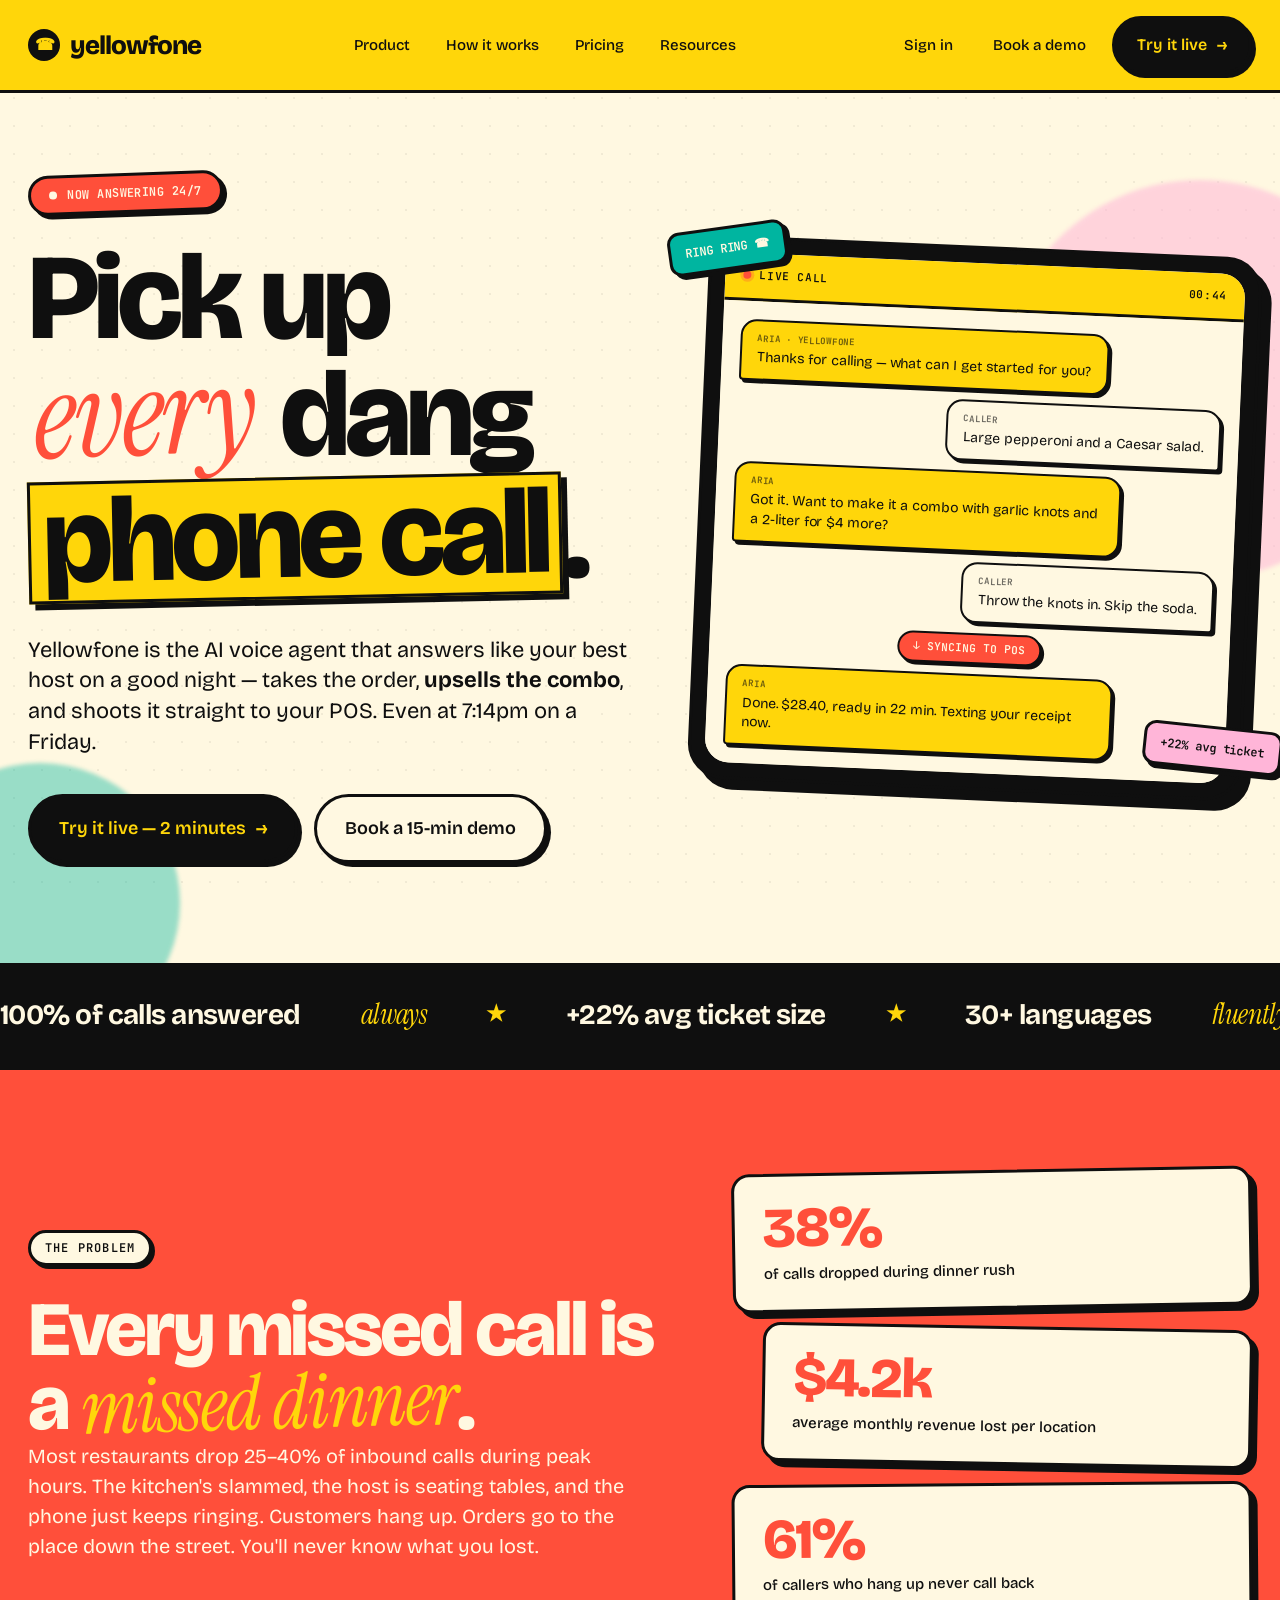
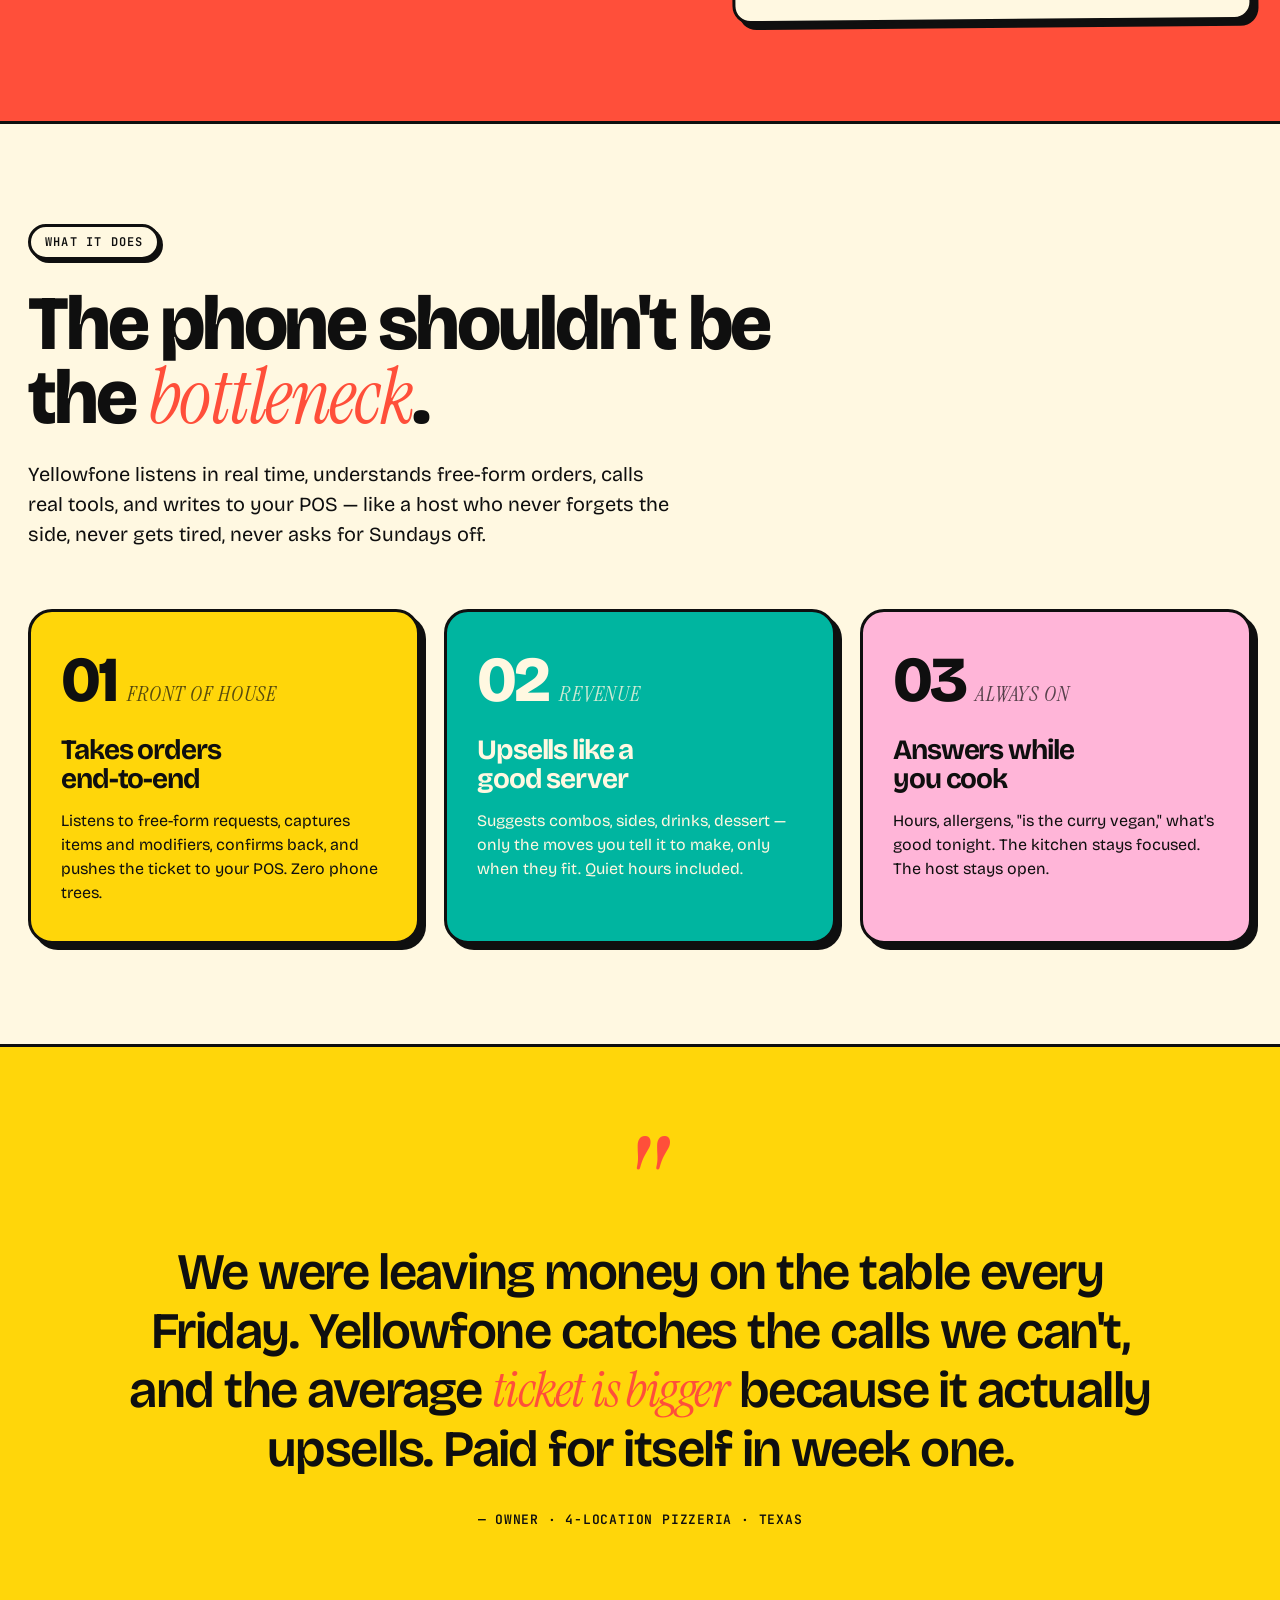
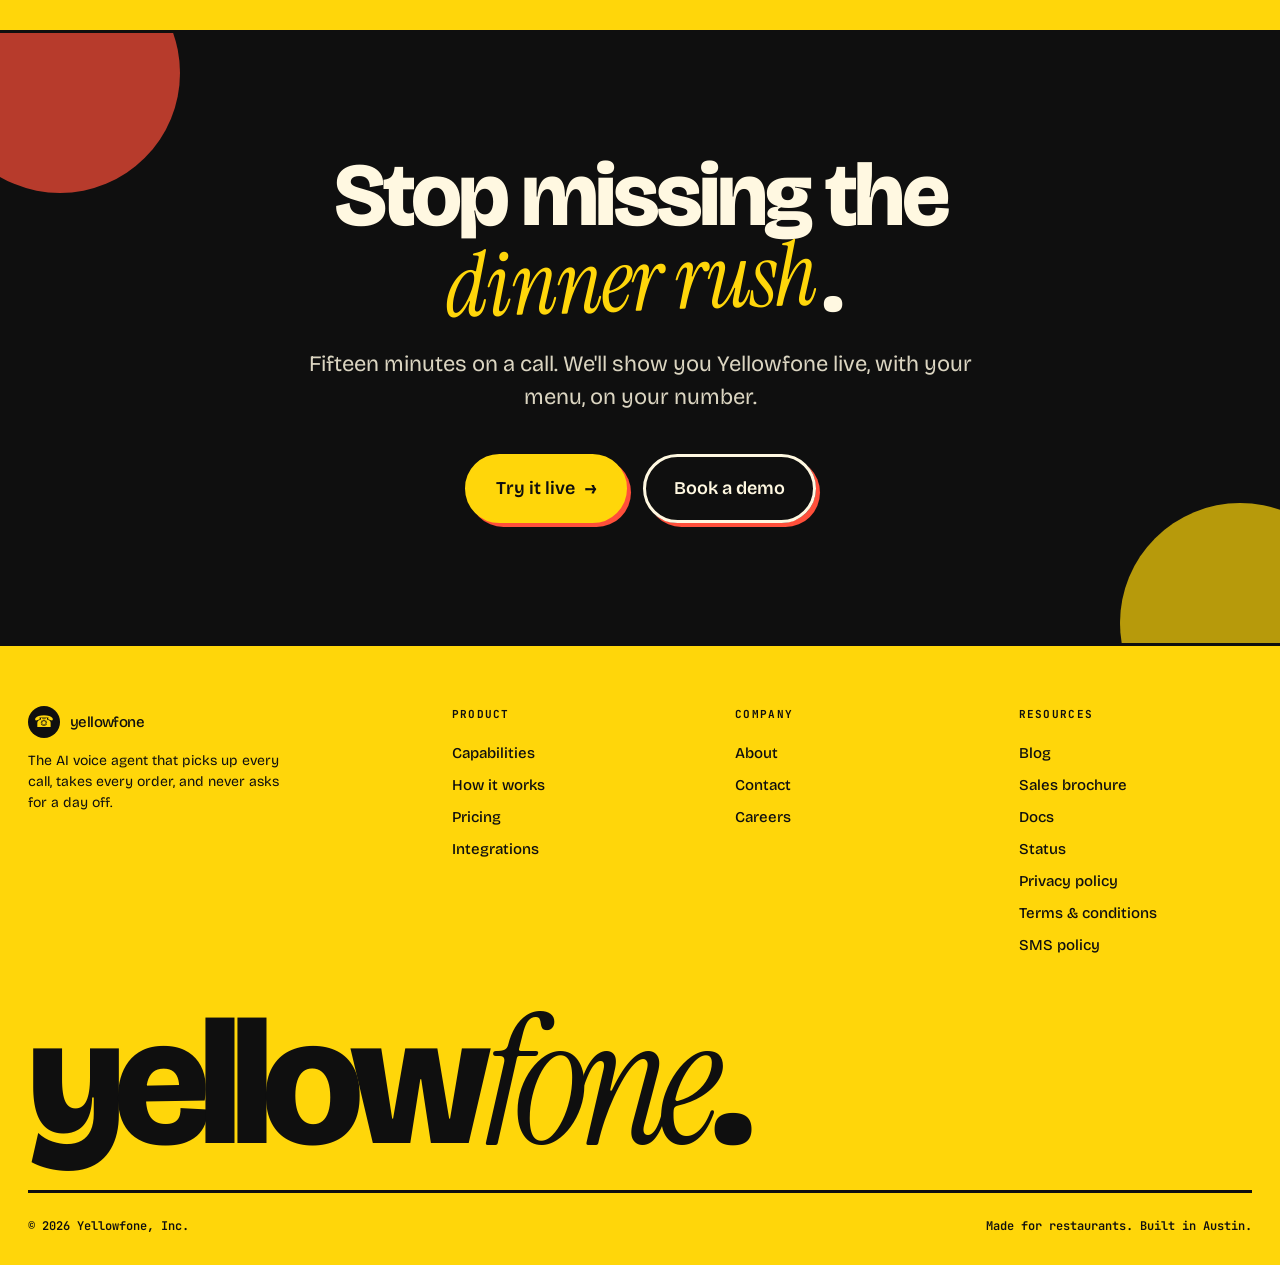
<file: index.html>
<!DOCTYPE html>
<html lang="en">
<head>
<meta charset="UTF-8">
<meta name="viewport" content="width=device-width, initial-scale=1.0">
<title>Yellowfone — pick up the dang phone</title>
<meta name="description" content="The AI voice agent that picks up every call, takes every order, and never asks for a day off. Built for restaurants.">
<link rel="stylesheet" href="css/styles.css">
</head>
<body data-page="home">

<div id="nav-mount"></div>

<!-- HERO -->
<section class="hero">
  <div class="blob blob-1"></div>
  <div class="blob blob-2"></div>

  <div class="container">
    <div class="hero-grid">

      <div class="hero-text">
        <span class="ribbon"><span class="ribbon-dot"></span> Now answering 24/7</span>
        <h1>
          Pick up<br>
          <em>every</em> dang<br>
          <span class="underlined">phone call</span>.
        </h1>
        <p class="hero-lede">
          Yellowfone is the AI voice agent that answers like your best host on a good night — takes the order, <strong>upsells the combo</strong>, and shoots it straight to your POS. Even at 7:14pm on a Friday.
        </p>
        <div class="hero-cta">
          <a href="demo.html" class="btn btn-primary btn-lg btn-arrow">Try it live — 2 minutes</a>
          <a href="contact.html" class="btn btn-lg">Book a 15-min demo</a>
        </div>
      </div>

      <div class="phone-wrap">
        <span class="sticker sticker-1">RING RING ☎</span>
        <span class="sticker sticker-2">+22% avg ticket</span>

        <div class="phone">
          <div class="phone-screen">
            <div class="phone-status">
              <span class="live">LIVE CALL</span>
              <span class="timer" data-start="42">00:42</span>
            </div>
            <div class="phone-body">
              <div class="bubble agent" style="animation-delay: 0.1s">
                <div class="who">Aria · Yellowfone</div>
                Thanks for calling — what can I get started for you?
              </div>
              <div class="bubble caller" style="animation-delay: 0.6s">
                <div class="who">Caller</div>
                Large pepperoni and a Caesar salad.
              </div>
              <div class="bubble agent" style="animation-delay: 1.1s">
                <div class="who">Aria</div>
                Got it. Want to make it a combo with garlic knots and a 2-liter for $4 more?
              </div>
              <div class="bubble caller" style="animation-delay: 1.6s">
                <div class="who">Caller</div>
                Throw the knots in. Skip the soda.
              </div>
              <div class="bubble tool" style="animation-delay: 2.1s">↓ syncing to POS</div>
              <div class="bubble agent" style="animation-delay: 2.6s">
                <div class="who">Aria</div>
                Done. $28.40, ready in 22 min. Texting your receipt now.
              </div>
            </div>
          </div>
        </div>
      </div>

    </div>
  </div>
</section>

<!-- MARQUEE STAT BAR -->
<div class="stat-bar">
  <div class="marquee">
    <span>100% of calls answered <em>always</em></span>
    <span>+22% avg ticket size</span>
    <span>30+ languages <em>fluently</em></span>
    <span>Live in 48 hours</span>
    <span>Toast · Square · Clover · Twilio</span>
    <span>100% of calls answered <em>always</em></span>
    <span>+22% avg ticket size</span>
    <span>30+ languages <em>fluently</em></span>
    <span>Live in 48 hours</span>
    <span>Toast · Square · Clover · Twilio</span>
  </div>
</div>

<!-- PROBLEM -->
<section class="problem">
  <div class="container">
    <div class="problem-grid">
      <div>
        <span class="section-tag">The problem</span>
        <h2>Every missed call is a <em>missed dinner</em>.</h2>
        <p>Most restaurants drop 25–40% of inbound calls during peak hours. The kitchen's slammed, the host is seating tables, and the phone just keeps ringing. Customers hang up. Orders go to the place down the street. You'll never know what you lost.</p>
      </div>
      <div class="stat-stack">
        <div class="stat-card">
          <div class="num">38%</div>
          <div class="lbl">of calls dropped during dinner rush</div>
        </div>
        <div class="stat-card">
          <div class="num">$4.2k</div>
          <div class="lbl">average monthly revenue lost per location</div>
        </div>
        <div class="stat-card">
          <div class="num">61%</div>
          <div class="lbl">of callers who hang up never call back</div>
        </div>
      </div>
    </div>
  </div>
</section>

<!-- FEATURES -->
<section>
  <div class="container">
    <div class="features-head">
      <span class="section-tag">What it does</span>
      <h2>The phone shouldn't be the <em>bottleneck</em>.</h2>
      <p>Yellowfone listens in real time, understands free-form orders, calls real tools, and writes to your POS — like a host who never forgets the side, never gets tired, never asks for Sundays off.</p>
    </div>

    <div class="feat-grid">
      <div class="feat-card yellow">
        <div class="feat-num">01 <em>front of house</em></div>
        <h3>Takes orders<br>end-to-end</h3>
        <p>Listens to free-form requests, captures items and modifiers, confirms back, and pushes the ticket to your POS. Zero phone trees.</p>
      </div>
      <div class="feat-card teal">
        <div class="feat-num">02 <em>revenue</em></div>
        <h3>Upsells like a<br>good server</h3>
        <p>Suggests combos, sides, drinks, dessert — only the moves you tell it to make, only when they fit. Quiet hours included.</p>
      </div>
      <div class="feat-card pink">
        <div class="feat-num">03 <em>always on</em></div>
        <h3>Answers while<br>you cook</h3>
        <p>Hours, allergens, "is the curry vegan," what's good tonight. The kitchen stays focused. The host stays open.</p>
      </div>
    </div>
  </div>
</section>

<!-- QUOTE -->
<section class="pull-quote">
  <div class="container pull-quote-inner">
    <div class="quote-mark">"</div>
    <blockquote>
      We were leaving money on the table every Friday. Yellowfone catches the calls we can't, and the average <em>ticket is bigger</em> because it actually upsells. Paid for itself in week one.
    </blockquote>
    <div class="by">— Owner · 4-location pizzeria · Texas</div>
  </div>
</section>

<!-- CTA -->
<section class="cta">
  <div class="container cta-inner">
    <h2>Stop missing the<br><em>dinner rush</em>.</h2>
    <p>Fifteen minutes on a call. We'll show you Yellowfone live, with your menu, on your number.</p>
    <div class="cta-buttons">
      <a href="demo.html" class="btn btn-primary btn-lg btn-arrow">Try it live</a>
      <a href="contact.html" class="btn btn-ghost btn-lg">Book a demo</a>
    </div>
  </div>
</section>

<div id="footer-mount"></div>
<script src="js/site.js"></script>
</body>
</html>
</file>
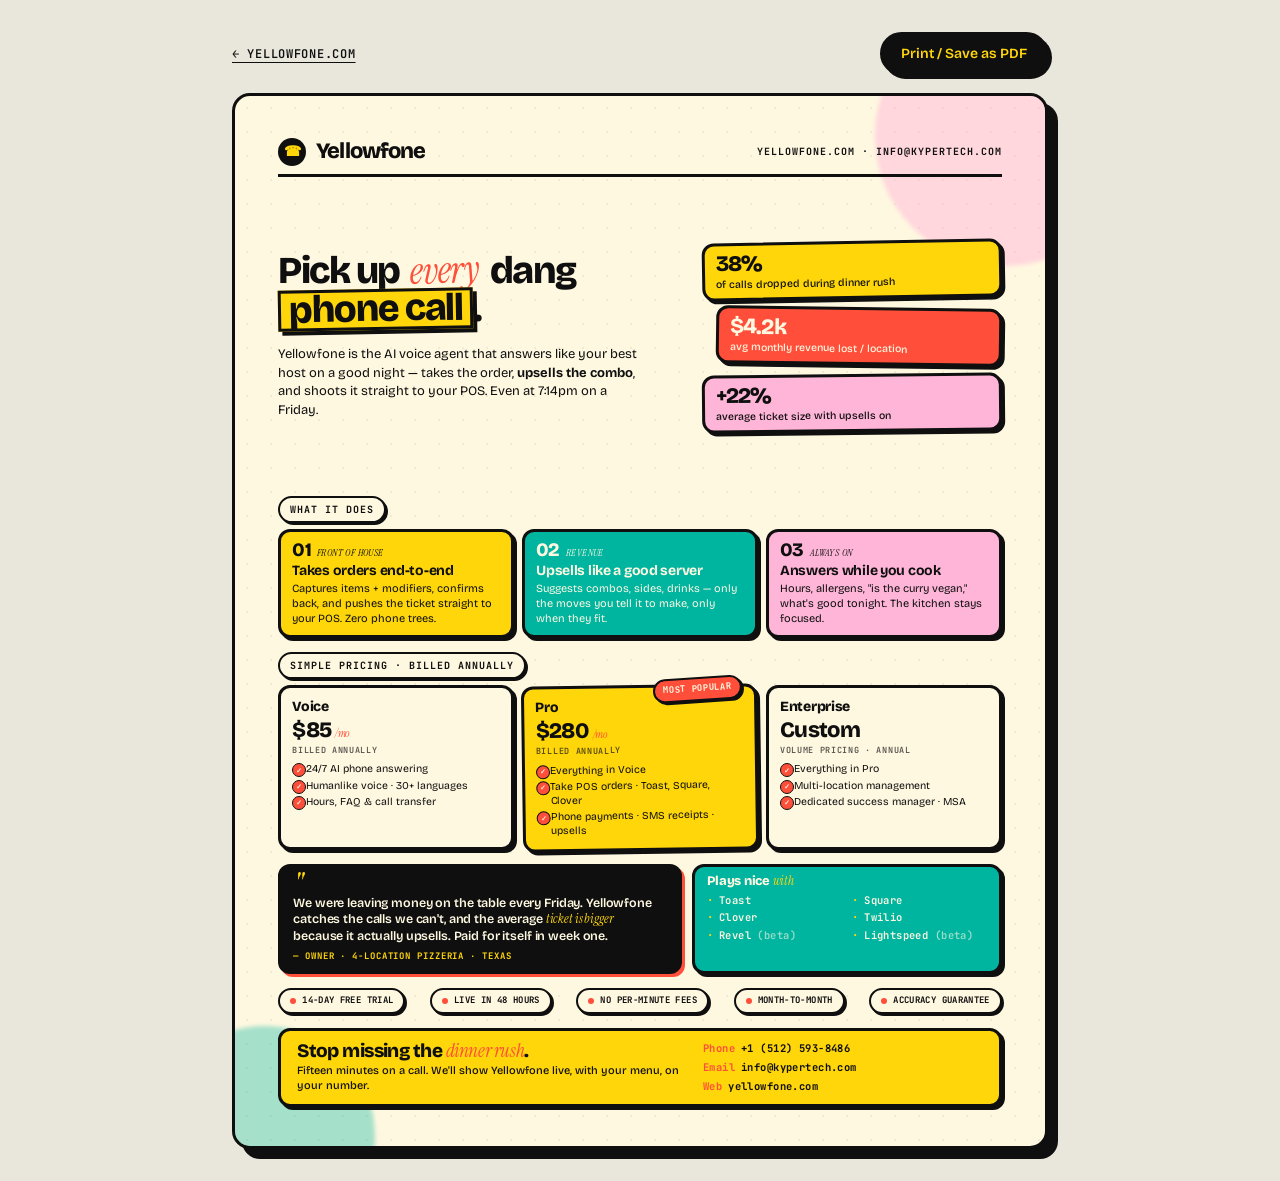
<file: brochure.html>
<!DOCTYPE html>
<html lang="en">
<head>
<meta charset="UTF-8">
<meta name="viewport" content="width=device-width, initial-scale=1.0">
<title>Yellowfone — One-page sales brief</title>
<meta name="description" content="One-page Yellowfone sales brochure for in-person conversations.">
<link rel="stylesheet" href="css/styles.css">
<style>
  /* =========================================================
     BROCHURE — single-page, print-optimized layout
     Reuses tokens/components from styles.css; only adds the
     page frame and dense composition needed to fit Letter.
     ========================================================= */

  /* Screen: show a "paper" centered on a neutral background */
  body.brochure {
    background: #e9e6dc;
    padding: 32px 16px;
  }
  body.brochure::before { display: none; } /* hide global dot pattern under the page */

  .sheet {
    width: 8.5in;
    height: 11in;
    margin: 0 auto;
    background: var(--cream);
    border: 3px solid var(--ink);
    border-radius: 18px;
    box-shadow: var(--shadow-lg);
    padding: 0.4in 0.45in;
    position: relative;
    overflow: hidden;
    display: flex;
    flex-direction: column;
    justify-content: center;          /* center sections vertically — whitespace splits top+bottom */
    gap: 14px;
    background-image: radial-gradient(circle, rgba(15,15,15,0.06) 1px, transparent 1px);
    background-size: 24px 24px;
    background-color: var(--cream);
  }
  .sheet > * { flex: 0 0 auto; }
  /* Wrapper to keep section tag + grid glued together */
  .br-block { display: block; }
  .sheet .blob {
    position: absolute;
    border-radius: 50%;
    pointer-events: none;
    z-index: 0;
  }
  .sheet .blob-tr { width: 260px; height: 260px; background: var(--pink); top: -90px; right: -90px; opacity: 0.5; filter: blur(2px); }
  .sheet .blob-bl { width: 220px; height: 220px; background: var(--teal); bottom: -100px; left: -80px; opacity: 0.35; filter: blur(2px); }

  .sheet > * { position: relative; z-index: 1; }

  /* Print/save bar — screen only */
  .print-bar {
    max-width: 8.5in;
    margin: 0 auto 18px;
    display: flex;
    justify-content: space-between;
    align-items: center;
    gap: 12px;
    font-family: var(--mono);
    font-size: 12px;
    font-weight: 600;
    letter-spacing: 0.06em;
    text-transform: uppercase;
  }
  .print-bar a { text-decoration: underline; text-underline-offset: 4px; }
  .print-bar .btn { padding: 10px 18px; font-size: 14px; }

  /* Header */
  .br-head {
    display: flex;
    align-items: center;
    justify-content: space-between;
    gap: 20px;
    border-bottom: 3px solid var(--ink);
    padding-bottom: 6px;
    margin-bottom: 0;
    flex-shrink: 0;
  }
  .br-brand {
    display: flex;
    align-items: center;
    gap: 10px;
    font-family: var(--display);
    font-size: 22px;
    font-weight: 800;
    letter-spacing: -0.04em;
  }
  .br-brand .brand-mark {
    width: 28px; height: 28px;
    background: var(--ink);
    border-radius: 50%;
    color: var(--yellow);
    display: inline-grid;
    place-items: center;
    font-size: 14px;
  }
  .br-head .meta {
    font-family: var(--mono);
    font-size: 10px;
    font-weight: 700;
    letter-spacing: 0.1em;
    text-transform: uppercase;
    text-align: right;
    line-height: 1.4;
  }
  .br-head .meta .tag {
    display: inline-block;
    background: var(--coral);
    color: var(--cream);
    border: 2px solid var(--ink);
    padding: 4px 10px;
    border-radius: 100px;
    margin-bottom: 6px;
    box-shadow: 2px 2px 0 var(--ink);
  }

  /* Hero */
  .br-hero {
    padding: 50px 0;
    display: grid;
    grid-template-columns: 1.35fr 1fr;
    gap: 18px;
    align-items: center;
    margin-bottom: 0;
    flex-shrink: 0;
  }
  .br-hero h1 {
    font-family: var(--display);
    font-weight: 800;
    line-height: 0.92;
    letter-spacing: -0.04em;
    font-size: 38px;
    margin-bottom: 6px;
  }
  .br-hero h1 em {
    font-family: var(--serif);
    font-style: italic;
    font-weight: 400;
    color: var(--coral);
    display: inline-block;
    transform: rotate(-2deg);
    padding: 0 4px;
  }
  .br-hero h1 .underlined {
    background: var(--yellow);
    padding: 0 8px;
    border: 3px solid var(--ink);
    box-shadow: 4px 4px 0 var(--ink);
    display: inline-block;
    transform: rotate(-1deg);
  }
  .br-hero .lede {
    font-family: var(--display);
    font-size: 13px;
    line-height: 1.45;
    max-width: 46ch;
  }
  .br-hero .lede strong { font-weight: 700; }

  /* Stat cluster on the right */
  .br-stats {
    display: flex;
    flex-direction: column;
    gap: 8px;
  }
  .br-stat {
    background: var(--cream);
    border: 3px solid var(--ink);
    border-radius: 12px;
    padding: 7px 11px;
    box-shadow: 3px 3px 0 var(--ink);
  }
  .br-stat:nth-child(1) { background: var(--yellow); transform: rotate(-1deg); }
  .br-stat:nth-child(2) { background: var(--coral); color: var(--cream); transform: rotate(0.8deg); margin-left: 14px; }
  .br-stat:nth-child(3) { background: var(--pink); transform: rotate(-0.6deg); }
  .br-stat .num {
    font-family: var(--display);
    font-size: 22px;
    font-weight: 800;
    letter-spacing: -0.04em;
    line-height: 1;
  }
  .br-stat:nth-child(2) .num { color: var(--cream); }
  .br-stat .lbl {
    font-size: 10.5px;
    font-weight: 500;
    margin-top: 3px;
    line-height: 1.25;
  }

  /* Section labels */
  .br-section-tag {
    display: inline-block;
    font-family: var(--mono);
    font-size: 10px;
    font-weight: 700;
    letter-spacing: 0.1em;
    text-transform: uppercase;
    background: var(--cream);
    color: var(--ink);
    padding: 4px 10px;
    border-radius: 100px;
    border: 2px solid var(--ink);
    box-shadow: 2px 2px 0 var(--ink);
    margin-bottom: 6px;
  }

  /* Features */
  .br-feats {
    display: grid;
    grid-template-columns: repeat(3, 1fr);
    gap: 8px;
    margin-bottom: 0;
  }
  .br-feat {
    background: var(--cream);
    border: 3px solid var(--ink);
    border-radius: 12px;
    padding: 8px 11px;
    box-shadow: 3px 3px 0 var(--ink);
  }
  .br-feat.yellow { background: var(--yellow); }
  .br-feat.teal { background: var(--teal); color: var(--cream); }
  .br-feat.pink { background: var(--pink); }
  .br-feat .num {
    font-family: var(--display);
    font-size: 19px;
    font-weight: 800;
    letter-spacing: -0.03em;
    line-height: 1;
    display: flex;
    align-items: baseline;
    gap: 6px;
    margin-bottom: 4px;
  }
  .br-feat .num em {
    font-family: var(--serif);
    font-style: italic;
    font-weight: 400;
    font-size: 10px;
    text-transform: uppercase;
    letter-spacing: 0.04em;
  }
  .br-feat h3 {
    font-family: var(--display);
    font-size: 14px;
    font-weight: 700;
    line-height: 1.1;
    letter-spacing: -0.02em;
    margin-bottom: 4px;
  }
  .br-feat p {
    font-size: 11px;
    line-height: 1.35;
  }

  /* Pricing strip */
  .br-pricing {
    display: grid;
    grid-template-columns: repeat(3, 1fr);
    gap: 8px;
    margin-bottom: 0;
  }
  .br-tier {
    background: var(--cream);
    border: 3px solid var(--ink);
    border-radius: 12px;
    padding: 8px 11px;
    box-shadow: 3px 3px 0 var(--ink);
    position: relative;
  }
  .br-tier.featured {
    background: var(--yellow);
    transform: rotate(-0.8deg);
  }
  .br-tier .name {
    font-family: var(--display);
    font-weight: 800;
    font-size: 14px;
    letter-spacing: -0.02em;
    margin-bottom: 2px;
  }
  .br-tier .price {
    font-family: var(--display);
    font-size: 22px;
    font-weight: 800;
    letter-spacing: -0.03em;
    line-height: 1;
  }
  .br-tier .price em {
    font-family: var(--serif);
    font-style: italic;
    font-weight: 400;
    font-size: 11px;
    color: var(--coral);
    margin-left: 4px;
  }
  .br-tier .period {
    font-family: var(--mono);
    font-size: 8.5px;
    letter-spacing: 0.08em;
    text-transform: uppercase;
    font-weight: 600;
    margin-top: 3px;
    margin-bottom: 6px;
    opacity: 0.7;
  }
  .br-tier ul { list-style: none; padding: 0; margin: 0; }
  .br-tier li {
    font-size: 10.5px;
    line-height: 1.35;
    padding-left: 14px;
    position: relative;
    margin-bottom: 2px;
  }
  .br-tier li::before {
    content: '✓';
    position: absolute;
    left: 0;
    top: 1px;
    width: 12px; height: 12px;
    background: var(--coral);
    color: var(--cream);
    border: 1.5px solid var(--ink);
    border-radius: 50%;
    display: grid;
    place-items: center;
    font-size: 7px;
    font-weight: 800;
  }
  .br-tier .badge {
    position: absolute;
    top: -10px;
    right: 12px;
    font-family: var(--mono);
    font-size: 9px;
    font-weight: 700;
    letter-spacing: 0.08em;
    text-transform: uppercase;
    background: var(--coral);
    color: var(--cream);
    border: 2px solid var(--ink);
    border-radius: 100px;
    padding: 3px 8px;
    box-shadow: 2px 2px 0 var(--ink);
    transform: rotate(-3deg);
  }

  /* Quote + integrations row */
  .br-row {
    display: grid;
    grid-template-columns: 1.3fr 1fr;
    gap: 10px;
    margin-bottom: 0;
  }
  .br-quote {
    background: var(--ink);
    color: var(--cream);
    border: 3px solid var(--ink);
    border-radius: 12px;
    padding: 8px 12px;
    box-shadow: 3px 3px 0 var(--coral);
    position: relative;
  }
  .br-quote .qmark {
    font-family: var(--serif);
    font-style: italic;
    color: var(--yellow);
    font-size: 30px;
    line-height: 0.6;
    margin-bottom: 2px;
  }
  .br-quote blockquote {
    font-family: var(--display);
    font-size: 12.5px;
    line-height: 1.3;
    font-weight: 600;
    letter-spacing: -0.01em;
    margin-bottom: 6px;
  }
  .br-quote blockquote em {
    font-family: var(--serif);
    font-style: italic;
    font-weight: 400;
    color: var(--yellow);
  }
  .br-quote .by {
    font-family: var(--mono);
    font-size: 9px;
    font-weight: 700;
    letter-spacing: 0.1em;
    text-transform: uppercase;
    color: var(--yellow);
  }
  .br-integrations {
    background: var(--teal);
    color: var(--cream);
    border: 3px solid var(--ink);
    border-radius: 12px;
    padding: 8px 12px;
    box-shadow: 3px 3px 0 var(--ink);
  }
  .br-integrations h4 {
    font-family: var(--display);
    font-size: 13px;
    font-weight: 800;
    letter-spacing: -0.02em;
    margin-bottom: 6px;
  }
  .br-integrations h4 em {
    font-family: var(--serif);
    font-style: italic;
    font-weight: 400;
    color: var(--yellow);
  }
  .br-integrations ul {
    list-style: none;
    padding: 0;
    margin: 0;
    display: grid;
    grid-template-columns: 1fr 1fr;
    gap: 4px 10px;
  }
  .br-integrations li {
    font-family: var(--mono);
    font-size: 10.5px;
    font-weight: 600;
    letter-spacing: 0.04em;
    line-height: 1.3;
  }
  .br-integrations li::before {
    content: '·';
    color: var(--yellow);
    margin-right: 6px;
    font-weight: 800;
  }

  /* Footer CTA strip */
  .br-foot {
    background: var(--yellow);
    border: 3px solid var(--ink);
    border-radius: 12px;
    padding: 10px 16px;
    box-shadow: 3px 3px 0 var(--ink);
    display: grid;
    grid-template-columns: 1.4fr 1fr;
    gap: 14px;
    align-items: center;
    flex-shrink: 0;
  }
  .br-foot h3 {
    font-family: var(--display);
    font-size: 19px;
    font-weight: 800;
    letter-spacing: -0.03em;
    line-height: 1;
    margin-bottom: 4px;
  }
  .br-foot h3 em {
    font-family: var(--serif);
    font-style: italic;
    font-weight: 400;
    color: var(--coral);
  }
  .br-foot p {
    font-size: 11px;
    line-height: 1.35;
    font-weight: 500;
  }
  .br-contact {
    list-style: none;
    padding: 0;
    margin: 0;
    display: flex;
    flex-direction: column;
    gap: 4px;
  }
  .br-contact li {
    font-family: var(--mono);
    font-size: 10.5px;
    font-weight: 700;
    letter-spacing: 0.04em;
    line-height: 1.4;
  }
  .br-contact .lbl {
    color: var(--coral);
    margin-right: 6px;
  }

  /* The cap-style perks bar above footer */
  .br-perks {
    display: flex;
    flex-wrap: nowrap;
    gap: 0;
    margin-bottom: 0;
    align-items: center;
    justify-content: space-between;
  }
  .br-perk {
    background: var(--cream);
    border: 2px solid var(--ink);
    border-radius: 100px;
    padding: 4px 10px;
    font-family: var(--mono);
    font-size: 9px;
    font-weight: 700;
    letter-spacing: 0.04em;
    text-transform: uppercase;
    box-shadow: 2px 2px 0 var(--ink);
    white-space: nowrap;
  }
  .br-perk .dot {
    display: inline-block;
    width: 6px; height: 6px;
    border-radius: 50%;
    background: var(--coral);
    margin-right: 6px;
    vertical-align: middle;
  }

  /* =========================================================
     PRINT
     ========================================================= */
  @page {
    size: 8.5in 11in;
    margin: 0;
  }
  @media print {
    html, body.brochure {
      background: var(--cream);
      padding: 0;
      margin: 0;
      width: 8.5in;
      height: 11in;
    }
    .print-bar { display: none !important; }
    .sheet {
      width: 8.5in;
      height: auto;          /* let content determine height */
      min-height: 11in;
      max-height: 11in;
      margin: 0;
      border: none;
      border-radius: 0;
      box-shadow: none;
      page-break-after: avoid;
      page-break-inside: avoid;
      break-inside: avoid;
      overflow: hidden;
    }
    /* preserve solid color backgrounds on print */
    * {
      -webkit-print-color-adjust: exact !important;
      print-color-adjust: exact !important;
    }
  }

  /* Tighter screen scaling on smaller viewports so the sheet still reads */
  @media (max-width: 900px) {
    .sheet { transform-origin: top center; }
  }
</style>
</head>
<body class="brochure">

<div class="print-bar">
  <a href="index.html">← yellowfone.com</a>
  <button class="btn btn-primary" onclick="window.print()">Print / Save as PDF</button>
</div>

<div class="sheet">
  <div class="blob blob-tr"></div>
  <div class="blob blob-bl"></div>

  <!-- Header -->
  <header class="br-head">
    <div class="br-brand">
      <span class="brand-mark">☎</span>
      Yellowfone
    </div>
    <div class="meta">
      yellowfone.com · info@kypertech.com
    </div>
  </header>

  <!-- Hero -->
  <section class="br-hero">
    <div>
      <h1>
        Pick up <em>every</em> dang<br>
        <span class="underlined">phone call</span>.
      </h1>
      <p class="lede" style="margin-top:15px;">
        Yellowfone is the AI voice agent that answers like your best host on a good night —
        takes the order, <strong>upsells the combo</strong>, and shoots it straight to your POS.
        Even at 7:14pm on a Friday.
      </p>
    </div>
    <div class="br-stats">
      <div class="br-stat">
        <div class="num">38%</div>
        <div class="lbl">of calls dropped during dinner rush</div>
      </div>
      <div class="br-stat">
        <div class="num">$4.2k</div>
        <div class="lbl">avg monthly revenue lost / location</div>
      </div>
      <div class="br-stat">
        <div class="num">+22%</div>
        <div class="lbl">average ticket size with upsells on</div>
      </div>
    </div>
  </section>

  <!-- Features -->
  <div class="br-block">
    <span class="br-section-tag">What it does</span>
    <div class="br-feats">
      <div class="br-feat yellow">
        <div class="num">01 <em>front of house</em></div>
        <h3>Takes orders end-to-end</h3>
        <p>Captures items + modifiers, confirms back, and pushes the ticket straight to your POS. Zero phone trees.</p>
      </div>
      <div class="br-feat teal">
        <div class="num">02 <em>revenue</em></div>
        <h3>Upsells like a good server</h3>
        <p>Suggests combos, sides, drinks — only the moves you tell it to make, only when they fit.</p>
      </div>
      <div class="br-feat pink">
        <div class="num">03 <em>always on</em></div>
        <h3>Answers while you cook</h3>
        <p>Hours, allergens, "is the curry vegan," what's good tonight. The kitchen stays focused.</p>
      </div>
    </div>
  </div>

  <!-- Pricing -->
  <div class="br-block">
    <span class="br-section-tag">Simple pricing · billed annually</span>
    <div class="br-pricing">
    <div class="br-tier">
      <div class="name">Voice</div>
      <div class="price">$85<em>/mo</em></div>
      <div class="period">Billed annually</div>
      <ul>
        <li>24/7 AI phone answering</li>
        <li>Humanlike voice · 30+ languages</li>
        <li>Hours, FAQ &amp; call transfer</li>
      </ul>
    </div>
    <div class="br-tier featured">
      <span class="badge">Most popular</span>
      <div class="name">Pro</div>
      <div class="price">$280<em>/mo</em></div>
      <div class="period">Billed annually</div>
      <ul>
        <li>Everything in Voice</li>
        <li>Take POS orders · Toast, Square, Clover</li>
        <li>Phone payments · SMS receipts · upsells</li>
      </ul>
    </div>
    <div class="br-tier">
      <div class="name">Enterprise</div>
      <div class="price">Custom</div>
      <div class="period">Volume pricing · annual</div>
      <ul>
        <li>Everything in Pro</li>
        <li>Multi-location management</li>
        <li>Dedicated success manager · MSA</li>
      </ul>
    </div>
    </div>
  </div>

  <!-- Quote + Integrations -->
  <div class="br-row">
    <div class="br-quote">
      <div class="qmark">"</div>
      <blockquote>
        We were leaving money on the table every Friday. Yellowfone catches the calls we can't,
        and the average <em>ticket is bigger</em> because it actually upsells.
        Paid for itself in week one.
      </blockquote>
      <div class="by">— Owner · 4-location pizzeria · Texas</div>
    </div>
    <div class="br-integrations">
      <h4>Plays nice <em>with</em></h4>
      <ul>
        <li>Toast</li>
        <li>Square</li>
        <li>Clover</li>
        <li>Twilio</li>
        <li>Revel <span style="opacity:.6">(beta)</span></li>
        <li>Lightspeed <span style="opacity:.6">(beta)</span></li>
      </ul>
    </div>
  </div>

  <!-- Perks chips -->
  <div class="br-perks">
    <span class="br-perk"><span class="dot"></span>14-day free trial</span>
    <span class="br-perk"><span class="dot"></span>Live in 48 hours</span>
    <span class="br-perk"><span class="dot"></span>No per-minute fees</span>
    <span class="br-perk"><span class="dot"></span>Month-to-month</span>
    <span class="br-perk"><span class="dot"></span>Accuracy guarantee</span>
  </div>

  <!-- Foot CTA -->
  <div class="br-foot">
    <div>
      <h3>Stop missing the <em>dinner rush</em>.</h3>
      <p>Fifteen minutes on a call. We'll show Yellowfone live, with your menu, on your number.</p>
    </div>
    <ul class="br-contact">
      <li><span class="lbl">Phone</span>+1 (512) 593-8486</li>
      <li><span class="lbl">Email</span>info@kypertech.com</li>
      <li><span class="lbl">Web</span>yellowfone.com</li>
    </ul>
  </div>

</div>


</body>
</html>
</file>
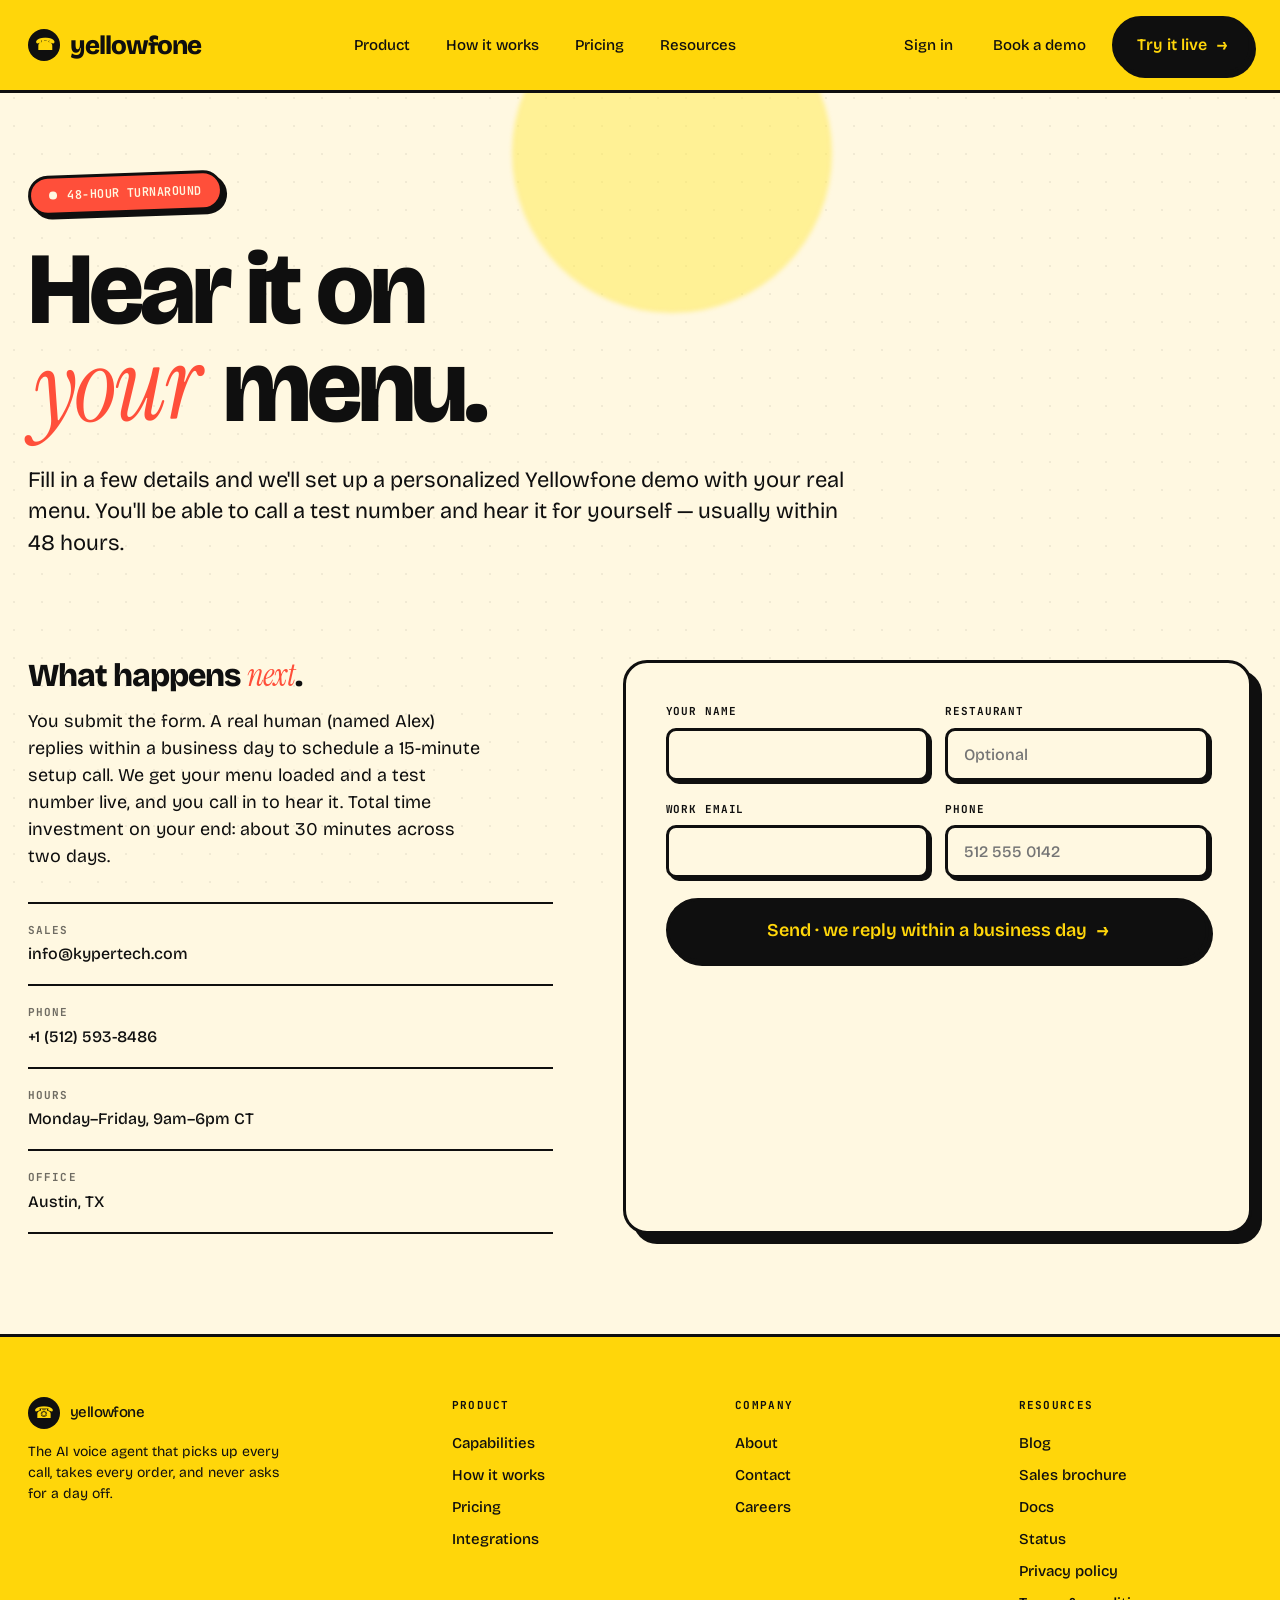
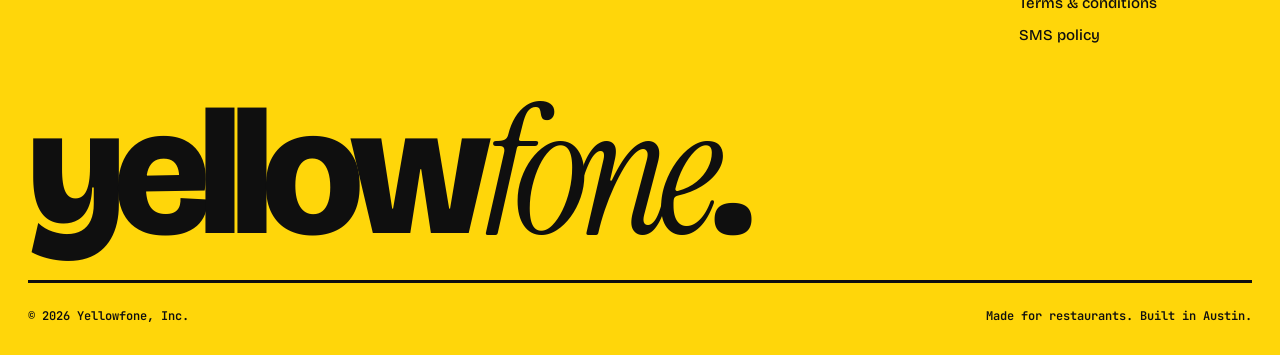
<file: contact.html>
<!DOCTYPE html>
<html lang="en">
<head>
<meta charset="UTF-8">
<meta name="viewport" content="width=device-width, initial-scale=1.0">
<title>Book a demo — Yellowfone</title>
<meta name="description" content="Tell us about your restaurant and we'll set up a personalized demo with your menu — usually within 48 hours.">
<link rel="stylesheet" href="css/styles.css">
</head>
<body data-page="contact">

<div id="nav-mount"></div>

<section class="page-hero">
  <div class="blob blob-3"></div>
  <div class="container">
    <span class="ribbon"><span class="ribbon-dot"></span> 48-hour turnaround</span>
    <h1>Hear it on<br><em>your</em> menu.</h1>
    <p class="lede">
      Fill in a few details and we'll set up a personalized Yellowfone demo with your real menu. You'll be able to call a test number and hear it for yourself — usually within 48 hours.
    </p>
  </div>
</section>

<section style="padding-top: 0;">
  <div class="container">

    <div class="contact-grid">

      <div class="contact-info">
        <h3>What happens <em style="color: var(--coral); font-family: var(--serif); font-style: italic; font-weight: 400;">next</em>.</h3>
        <p>You submit the form. A real human (named Alex) replies within a business day to schedule a 15-minute setup call. We get your menu loaded and a test number live, and you call in to hear it. Total time investment on your end: about 30 minutes across two days.</p>

        <ul class="contact-meta">
          <li>
            <span class="lbl">Sales</span>
            <a href="mailto:info@kypertech.com">info@kypertech.com</a>
          </li>
          <li>
            <span class="lbl">Phone</span>
            <a href="tel:+15125938486">+1 (512) 593-8486</a>
          </li>
          <li>
            <span class="lbl">Hours</span>
            Monday–Friday, 9am–6pm CT
          </li>
          <li>
            <span class="lbl">Office</span>
            Austin, TX
          </li>
        </ul>
      </div>

      <form class="form" id="contactForm" novalidate>
        <!-- Honeypot. The relay drops any submission that fills it; a
             bot that completes every field it finds trips it, a person
             never sees it. -->
        <input type="checkbox" name="botcheck" tabindex="-1" autocomplete="off" style="display:none !important;" aria-hidden="true">

        <!-- Same four fields as the live demo's gate.
             The form previously asked for seven REQUIRED answers —
             name, role, restaurant, email, phone, POS and a free-text
             question. "Current POS" defaulted to "Select one" with an
             empty value, so missing it (easy, sitting between two text
             boxes) meant the button did nothing but raise a small
             native tooltip. On a lead form that reads as broken, and
             every extra mandatory field costs submissions. -->
        <div class="field-row">
          <div class="field">
            <label for="name">Your name</label>
            <input type="text" id="name" name="name" autocomplete="name" required>
          </div>
          <div class="field">
            <label for="restaurant">Restaurant</label>
            <input type="text" id="restaurant" name="restaurant" autocomplete="organization" placeholder="Optional">
          </div>
        </div>
        <div class="field-row">
          <div class="field">
            <label for="email">Work email</label>
            <input type="email" id="email" name="email" autocomplete="email" required>
          </div>
          <div class="field">
            <label for="phone">Phone</label>
            <input type="tel" id="phone" name="phone" autocomplete="tel" placeholder="512 555 0142" required>
          </div>
        </div>

        <button type="submit" class="btn btn-primary btn-lg btn-arrow" style="width: 100%; justify-content: center;">Send · we reply within a business day</button>
      </form>

    </div>

  </div>
</section>

<div id="footer-mount"></div>
<script>
  // Paste the Web3Forms access key here. Public by design — it only
  // permits sending to the address it was issued for. Empty = email
  // notification off; enquiries are still stored server-side.
  window.YELLOWFONE_FORM_KEY = 'd386f2b1-535e-42a1-b6a8-068d1fd17e14';

  // Local development: when this page is served from localhost, talk to
  // a local backend instead of the production demo service. Production
  // hostnames fall through to the default, so nothing to remember at
  // deploy time.
  if (/^(localhost|127\.0\.0\.1)$/.test(location.hostname)) {
    window.YELLOWFONE_DEMO_API = 'http://127.0.0.1:8140';
  }
</script>
<script src="js/site.js"></script>
<script type="module">
  import { notifyContact } from './js/notify.js';

  // This form used to call preventDefault() and swap in "Alex will be
  // in touch" WITHOUT sending anything anywhere. Every enquiry since
  // launch was shown a confirmation and dropped on the floor. It now
  // posts to the demo service, which stores it and surfaces it in the
  // dashboard alongside the live-demo leads.
  const API = window.YELLOWFONE_DEMO_API || 'https://demo.yellowfone.com';

  document.getElementById('contactForm').addEventListener('submit', (e) => window.handleSubmit(e));

  function showError(msg) {
    const form = document.getElementById('contactForm');
    let err = form.querySelector('.form-error');
    if (!err) {
      err = document.createElement('div');
      err.className = 'form-error';
      err.style.cssText = 'border:3px solid var(--coral); background:#fff1ee; padding:14px 18px; font-family:var(--mono); font-size:13px; margin-bottom:20px;';
      form.prepend(err);
    }
    err.innerHTML = msg;
    err.scrollIntoView({ block: 'nearest' });
  }

  window.handleSubmit = async function (e) {
    e.preventDefault();
    const form = e.target;
    const btn = form.querySelector('button[type=submit], button');
    const data = Object.fromEntries(new FormData(form).entries());

    // Visible, in-page validation. The browser's native tooltip is
    // easy to miss on a long page, and a button that appears to do
    // nothing is the worst possible failure on a lead form.
    if (!data.name?.trim() || !data.email?.trim() || !data.phone?.trim()) {
      return showError('Name, email and phone are all needed so we can get back to you.');
    }
    if (!/^[^\s@]+@[^\s@.]+\.[^\s@]{2,}$/.test(data.email.trim())) {
      return showError('That email address does not look right — could you check it?');
    }

    const prev = btn ? btn.textContent : '';
    if (btn) { btn.disabled = true; btn.textContent = 'Sending…'; }

    // STORAGE IS THE RECORD. The backend write decides whether this
    // submission succeeded; the email below is a convenience so nobody
    // has to watch a dashboard. A failed notification must never make
    // a stored enquiry look lost — that would have them submit twice.
    let ok = false, message = '';
    try {
      const res = await fetch(API + '/api/demo/contact', {
        method: 'POST',
        headers: { 'Content-Type': 'application/json' },
        body: JSON.stringify(data),
      });
      const body = await res.json().catch(() => ({}));
      ok = res.ok && body.ok;
      message = body.message || '';
    } catch {
      ok = false;
    }

    if (ok) {
      // Fire-and-forget: the visitor should not wait on a mail relay
      // for a submission that has already been recorded.
      notifyContact(data).catch(() => {});
    }

    if (!ok) {
      // Never claim it was sent when it was not — that is the bug this
      // replaces. Give them a route that definitely works.
      if (btn) { btn.disabled = false; btn.textContent = prev; }
      showError((message || "We couldn't send that just now.")
        + ' Please email <a href="mailto:info@kypertech.com">info@kypertech.com</a> and we\'ll pick it up.');
      return;
    }

    form.innerHTML = `
      <div style="text-align: center; padding: 60px 20px;">
        <div style="font-family: var(--display); font-size: 80px; margin-bottom: 24px; color: var(--coral); font-weight: 800; line-height: 1;">✓</div>
        <h3 style="margin-bottom: 16px; font-size: 36px; font-weight: 800; letter-spacing: -0.03em;">Got it. <em style="font-family: var(--serif); font-style: italic; font-weight: 400; color: var(--coral);">Thank you.</em></h3>
        <p style="max-width: 36ch; margin: 0 auto;">Alex will be in touch within one business day to schedule your setup call. Keep an eye on your inbox.</p>
        <p style="max-width: 36ch; margin: 24px auto 0;">In the meantime, you can <a href="demo.html">try it live right now</a> — takes two minutes.</p>
      </div>
    `;
  };
</script>
</body>
</html>
</file>
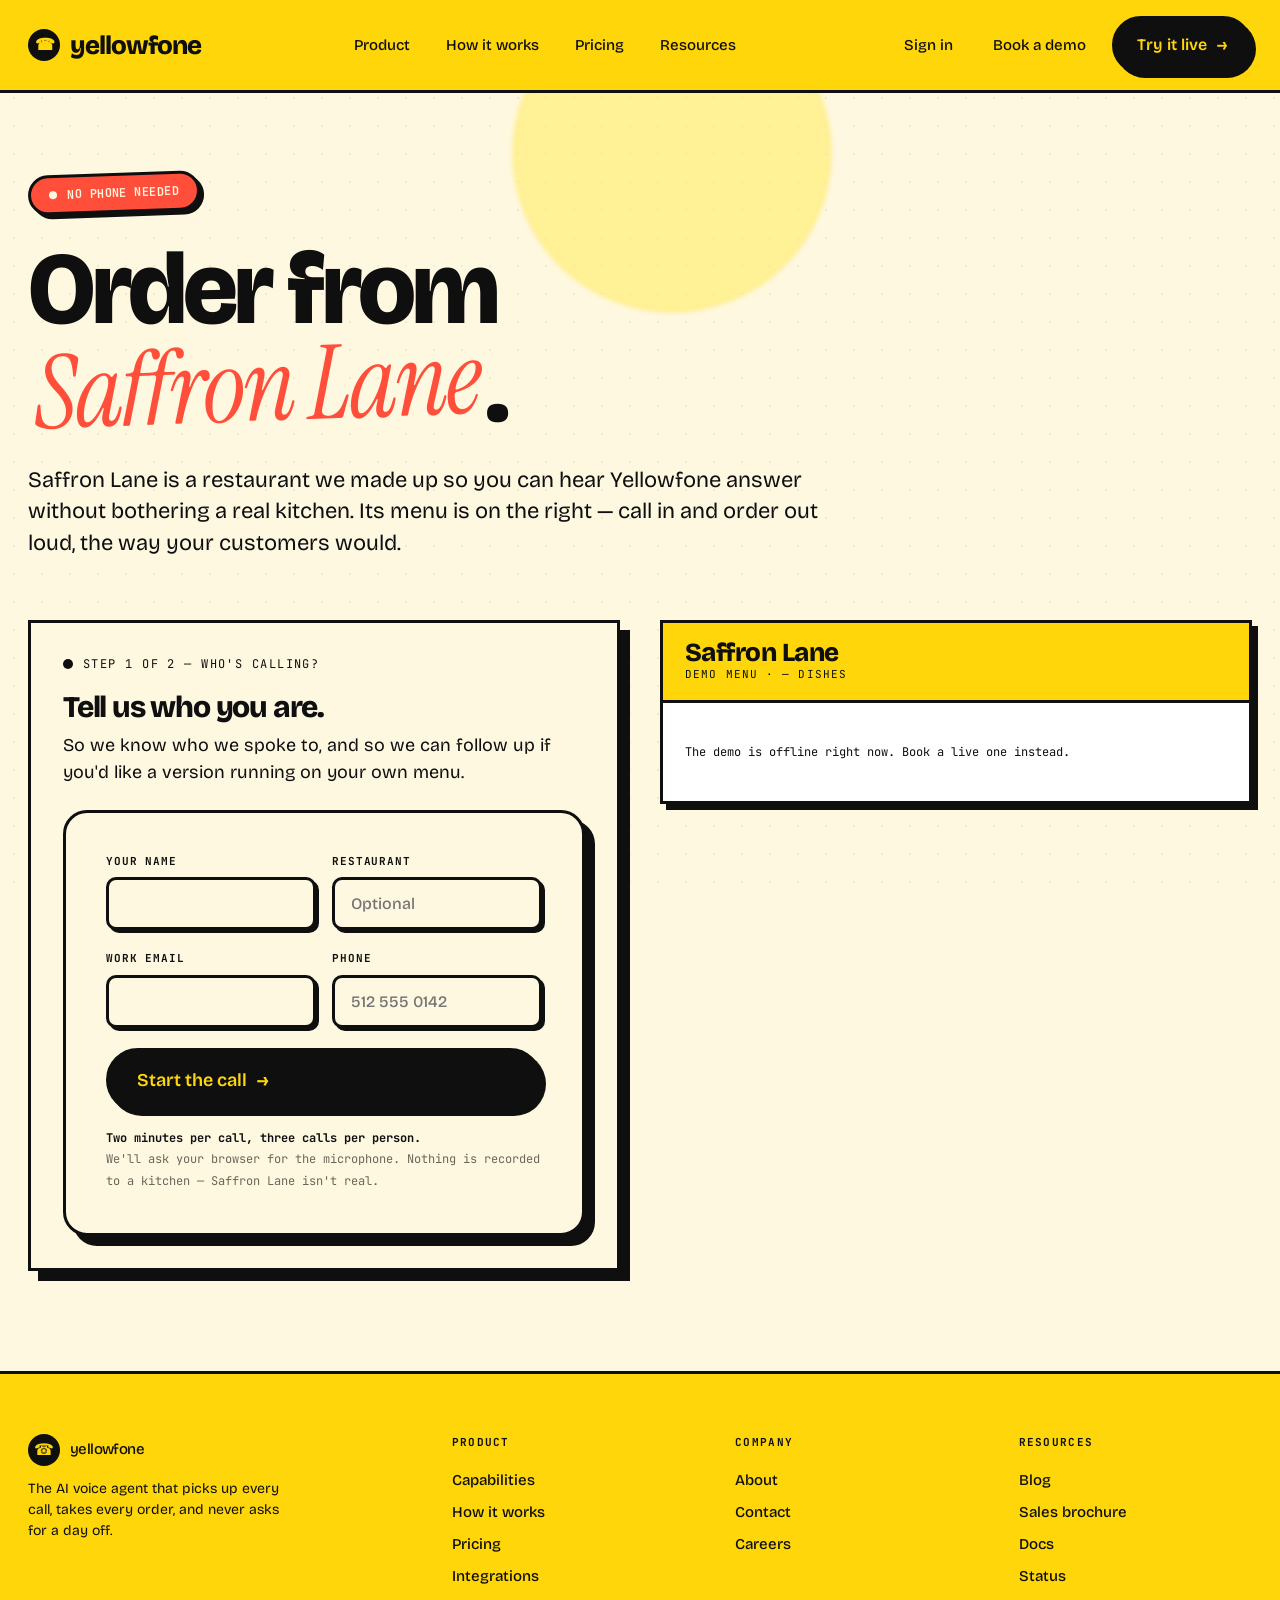
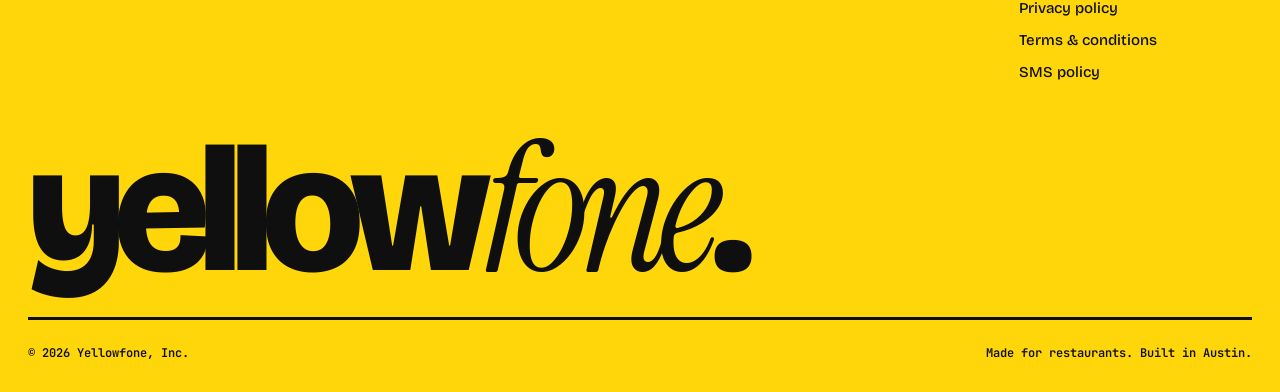
<file: demo.html>
<!DOCTYPE html>
<html lang="en">
<head>
<meta charset="UTF-8">
<meta name="viewport" content="width=device-width, initial-scale=1.0">
<title>Try it live — Yellowfone</title>
<meta name="description" content="Call our demo restaurant from your browser and order out loud. Two minutes, no phone needed.">
<link rel="stylesheet" href="css/styles.css">
<style>
  /* Demo-only styles. Everything else comes from the shared system. */
  .demo-grid { display: grid; grid-template-columns: 1fr 1fr; gap: 40px; align-items: start; }
  @media (max-width: 900px) { .demo-grid { grid-template-columns: 1fr; } }

  .demo-stage {
    border: 3px solid var(--line); background: var(--cream);
    box-shadow: var(--shadow-lg); padding: 32px; position: relative;
  }
  .demo-status {
    font-family: var(--mono); font-size: 12px; text-transform: uppercase;
    letter-spacing: 0.12em; display: flex; align-items: center; gap: 10px; margin-bottom: 20px;
  }
  .dot { width: 10px; height: 10px; border-radius: 50%; background: var(--ink); display: inline-block; }
  .dot.live  { background: var(--teal); animation: pulse 1.4s ease-in-out infinite; }
  .dot.error { background: var(--coral); }
  @keyframes pulse { 0%,100% { opacity: 1; } 50% { opacity: 0.25; } }
  @media (prefers-reduced-motion: reduce) { .dot.live { animation: none; } }

  .demo-timer {
    font-family: var(--display); font-size: 72px; font-weight: 800;
    line-height: 1; letter-spacing: -0.04em; margin: 8px 0 4px;
  }
  .demo-timer.low { color: var(--coral); }
  .demo-timer-note { font-family: var(--mono); font-size: 11px; color: #6b6659; margin-bottom: 24px; }

  .demo-menu { border: 3px solid var(--line); background: #fff; box-shadow: var(--shadow); }
  .demo-menu header {
    padding: 18px 22px; border-bottom: 3px solid var(--line); background: var(--yellow);
  }
  .demo-menu h3 { margin: 0; font-size: 26px; font-weight: 800; letter-spacing: -0.02em; }
  .demo-menu .sub { font-family: var(--mono); font-size: 11px; text-transform: uppercase; letter-spacing: 0.1em; }
  .menu-scroll { max-height: 560px; overflow-y: auto; }
  .menu-cat {
    font-family: var(--mono); font-size: 11px; letter-spacing: 0.14em; text-transform: uppercase;
    padding: 14px 22px 6px; color: #6b6659;
  }
  .menu-item {
    display: flex; justify-content: space-between; gap: 16px;
    padding: 8px 22px; border-bottom: 1px solid rgba(15,15,15,0.08);
  }
  .menu-item .nm { font-weight: 600; }
  .menu-item .desc { font-size: 13px; color: #6b6659; margin-top: 2px; }
  .menu-item .pr { font-family: var(--mono); font-size: 14px; white-space: nowrap; }
  .tag {
    display: inline-block; font-family: var(--mono); font-size: 9px; letter-spacing: 0.08em;
    border: 1px solid var(--line); padding: 1px 5px; margin-left: 6px; vertical-align: 1px;
  }
  .tag.v { background: var(--teal); color: #fff; border-color: var(--teal); }
  .tag.s { background: var(--coral); color: #fff; border-color: var(--coral); }
  .tag.a { background: var(--yellow); }

  .demo-err {
    border: 3px solid var(--coral); background: #fff1ee; padding: 14px 18px;
    font-family: var(--mono); font-size: 13px; margin-bottom: 20px;
  }
  .demo-hint { font-family: var(--mono); font-size: 12px; color: #6b6659; line-height: 1.8; }
  .demo-hint b { color: var(--ink); }
</style>
</head>
<body data-page="demo">

<div id="nav-mount"></div>

<section class="page-hero">
  <div class="blob blob-3"></div>
  <div class="container">
    <span class="ribbon"><span class="ribbon-dot"></span> No phone needed</span>
    <h1>Order from<br><em>Saffron Lane</em>.</h1>
    <p class="lede">
      Saffron Lane is a restaurant we made up so you can hear Yellowfone answer without
      bothering a real kitchen. Its menu is on the right — call in and order out loud,
      the way your customers would.
    </p>
  </div>
</section>

<section style="padding-top: 0;">
  <div class="container">
    <div class="demo-grid">

      <!-- LEFT: gate, then the call -->
      <div>
        <div class="demo-stage">

          <!-- Step 1 — the gate -->
          <div id="gate">
            <div class="demo-status"><span class="dot"></span> <span>Step 1 of 2 — who's calling?</span></div>
            <h2 style="font-size: 30px; margin-bottom: 10px;">Tell us who you are.</h2>
            <p style="margin-bottom: 24px;">
              So we know who we spoke to, and so we can follow up if you'd like a version
              running on your own menu.
            </p>

            <div id="gateError" class="demo-err" style="display:none;"></div>

            <form class="form" id="gateForm" novalidate>
              <div class="field-row">
                <div class="field">
                  <label for="dname">Your name</label>
                  <input type="text" id="dname" name="name" autocomplete="name" required>
                </div>
                <div class="field">
                  <label for="drestaurant">Restaurant</label>
                  <input type="text" id="drestaurant" name="restaurant" autocomplete="organization" placeholder="Optional">
                </div>
              </div>
              <div class="field-row">
                <div class="field">
                  <label for="demail">Work email</label>
                  <input type="email" id="demail" name="email" autocomplete="email" required>
                </div>
                <div class="field">
                  <label for="dphone">Phone</label>
                  <input type="tel" id="dphone" name="phone" autocomplete="tel" placeholder="512 555 0142" required>
                </div>
              </div>
              <button type="submit" class="btn btn-primary btn-lg btn-arrow" id="gateBtn" style="width:100%;">
                Start the call
              </button>
              <p class="demo-hint" style="margin-top:16px;">
                <b id="limitLine">Two minutes per call, three calls per person.</b><br>
                We'll ask your browser for the microphone. Nothing is recorded to a kitchen —
                Saffron Lane isn't real.
              </p>
            </form>
          </div>

          <!-- Step 2 — the call -->
          <div id="stage" style="display:none;">
            <div class="demo-status">
              <span class="dot" id="stageDot"></span> <span id="stageLabel">Connecting…</span>
            </div>
            <div class="demo-timer" id="timer">2:00</div>
            <div class="demo-timer-note">remaining · the call ends automatically</div>

            <div id="callError" class="demo-err" style="display:none;"></div>

            <button class="btn btn-lg" id="hangupBtn" style="width:100%;">Hang up</button>

            <p class="demo-hint" style="margin-top:22px;">
              <b>Try:</b> "Hi, can I get two chicken biryanis?"<br>
              She'll ask how spicy — that question comes from the menu, not a script.<br>
              Then try interrupting her mid-sentence.
            </p>
          </div>

          <!-- Step 3 — afterwards -->
          <div id="done" style="display:none;">
            <div class="demo-status"><span class="dot"></span> <span>Call ended</span></div>
            <h2 style="font-size: 30px; margin-bottom: 12px;">That's it — <em>on our menu</em>.</h2>
            <p style="margin-bottom: 24px;" id="doneNote">
              The interesting version runs on <em>yours</em>: your dishes, your prices,
              your regulars' names.
            </p>
            <a href="contact.html" class="btn btn-primary btn-lg btn-arrow" style="width:100%;">Set it up on my menu</a>
            <button class="btn" id="againBtn" style="width:100%; margin-top:12px;">Call again</button>
          </div>

        </div>
      </div>

      <!-- RIGHT: the menu, on screen throughout -->
      <div class="demo-menu">
        <header>
          <h3 id="menuName">Saffron Lane</h3>
          <div class="sub">Demo menu · <span id="menuCount">—</span> dishes</div>
        </header>
        <div class="menu-scroll" id="menuList">
          <div style="padding: 40px 22px; font-family: var(--mono); font-size: 12px; color:#6b6659;">
            Loading the menu…
          </div>
        </div>
      </div>

    </div>
  </div>
</section>

<div id="footer-mount"></div>

<script>
  // See contact.html — public by design, empty disables notification.
  window.YELLOWFONE_FORM_KEY = 'd386f2b1-535e-42a1-b6a8-068d1fd17e14';

  // Local development: when this page is served from localhost, talk to
  // a local backend instead of the production demo service. Production
  // hostnames fall through to the default, so nothing to remember at
  // deploy time.
  if (/^(localhost|127\.0\.0\.1)$/.test(location.hostname)) {
    window.YELLOWFONE_DEMO_API = 'http://127.0.0.1:8140';
  }
</script>
<script src="js/site.js"></script>
<script type="module">
import { DemoCall, fetchDemoConfig, requestDemoSession } from './js/demo.js';
import { notifyDemoLead } from './js/notify.js';

const $ = (id) => document.getElementById(id);
const show = (id, on) => { $(id).style.display = on ? '' : 'none'; };
const mmss = (s) => `${Math.floor(s / 60)}:${String(s % 60).padStart(2, '0')}`;

let cfg = null;
let call = null;

/* ---- menu on screen ---- */
(async () => {
  try {
    cfg = await fetchDemoConfig();
    $('menuName').textContent = cfg.restaurant;
    $('menuCount').textContent = cfg.menu.reduce((n, c) => n + c.items.length, 0);
    $('limitLine').textContent =
      `${Math.round(cfg.secondsAllowed / 60)} minute${cfg.secondsAllowed >= 120 ? 's' : ''} per call, ${cfg.demosAllowed} calls per person.`;
    $('timer').textContent = mmss(cfg.secondsAllowed);
    $('menuList').innerHTML = cfg.menu.map((c) => `
      <div class="menu-cat">${esc(c.name)}</div>
      ${c.items.map((i) => `
        <div class="menu-item">
          <div>
            <div class="nm">${esc(i.name)}${i.vegetarian ? '<span class="tag v">VEG</span>' : ''}${i.spicy ? '<span class="tag s">SPICY</span>' : ''}${i.asksSpice ? '<span class="tag a">PICK HEAT</span>' : ''}</div>
            ${i.description ? `<div class="desc">${esc(i.description)}</div>` : ''}
          </div>
          <div class="pr">$${Number(i.price).toFixed(2)}</div>
        </div>`).join('')}
    `).join('');
  } catch {
    $('menuList').innerHTML =
      '<div style="padding:40px 22px; font-family: var(--mono); font-size:12px;">The demo is offline right now. <a href="contact.html">Book a live one</a> instead.</div>';
    $('gateBtn').disabled = true;
  }
})();

function esc(s) {
  return String(s ?? '').replace(/[&<>"']/g, (c) =>
    ({ '&': '&amp;', '<': '&lt;', '>': '&gt;', '"': '&quot;', "'": '&#39;' }[c]));
}

/* ---- gate ---- */
$('gateForm').addEventListener('submit', async (e) => {
  e.preventDefault();
  const btn = $('gateBtn');
  const fields = {
    name: $('dname').value.trim(),
    email: $('demail').value.trim(),
    phone: $('dphone').value.trim(),
    restaurant: $('drestaurant').value.trim(),
  };
  if (!fields.name || !fields.email || !fields.phone) {
    return gateError('Name, email and phone are all needed before we can start the call.');
  }

  btn.disabled = true;
  btn.textContent = 'Starting…';
  show('gateError', false);
  try {
    const session = await requestDemoSession(fields);
    show('gate', false);
    show('stage', true);
    startCall(session);
    // Only the first call from someone is worth an email — the second
    // and third are the same person trying again, and three
    // notifications for one lead trains you to ignore them. Fired
    // after the call starts so nothing delays getting them on the line.
    if (session.demosUsed === 1) notifyDemoLead(fields).catch(() => {});
  } catch (err) {
    // The server's message is written for a person — it explains the
    // 3-call limit, a busy line, or a bad address. Show it as-is
    // rather than replacing it with something vaguer.
    gateError(err.message);
    btn.disabled = false;
    btn.textContent = 'Start the call';
  }
});

function gateError(msg) {
  $('gateError').textContent = msg;
  show('gateError', true);
}

/* ---- the call ---- */
function startCall(session) {
  $('callError').style.display = 'none';
  call = new DemoCall({
    onState: (s) => {
      const dot = $('stageDot'), label = $('stageLabel');
      dot.className = 'dot' + (s === 'live' ? ' live' : s === 'error' ? ' error' : '');
      label.textContent = {
        connecting: 'Connecting…',
        live: "You're on the line — start talking",
        timeup: 'Time is up',
        ended: 'Call ended',
      }[s] || s;
      if (s === 'timeup' || s === 'ended') endCall(s);
    },
    onError: (msg) => {
      $('callError').textContent = msg;
      show('callError', true);
      $('stageDot').className = 'dot error';
    },
    onSeconds: (left) => {
      $('timer').textContent = mmss(left);
      $('timer').classList.toggle('low', left <= 30);
    },
  });
  call.start(session.token, session.secondsAllowed || cfg?.secondsAllowed || 120);

  const used = session.demosUsed, allowed = session.demosAllowed;
  $('doneNote').innerHTML = used >= allowed
    ? `That was your last of ${allowed} demo calls. The interesting version runs on <em>your</em> menu — your dishes, your prices, your regulars' names.`
    : `You have ${allowed - used} of ${allowed} demo calls left. The interesting version runs on <em>your</em> menu — your dishes, your prices, your regulars' names.`;
  $('againBtn').style.display = used >= allowed ? 'none' : '';
}

function endCall() {
  setTimeout(() => { show('stage', false); show('done', true); }, 900);
}

$('hangupBtn').addEventListener('click', () => call?.stop('ended'));
$('againBtn').addEventListener('click', () => {
  show('done', false);
  show('gate', true);
  $('gateBtn').disabled = false;
  $('gateBtn').textContent = 'Start the call';
  $('timer').textContent = mmss(cfg?.secondsAllowed || 120);
});

// A tab closed mid-call must hang up, or the socket sits there holding
// one of the few concurrent demo slots until the server's cap expires.
window.addEventListener('beforeunload', () => call?.stop('ended'));
</script>
</body>
</html>
</file>
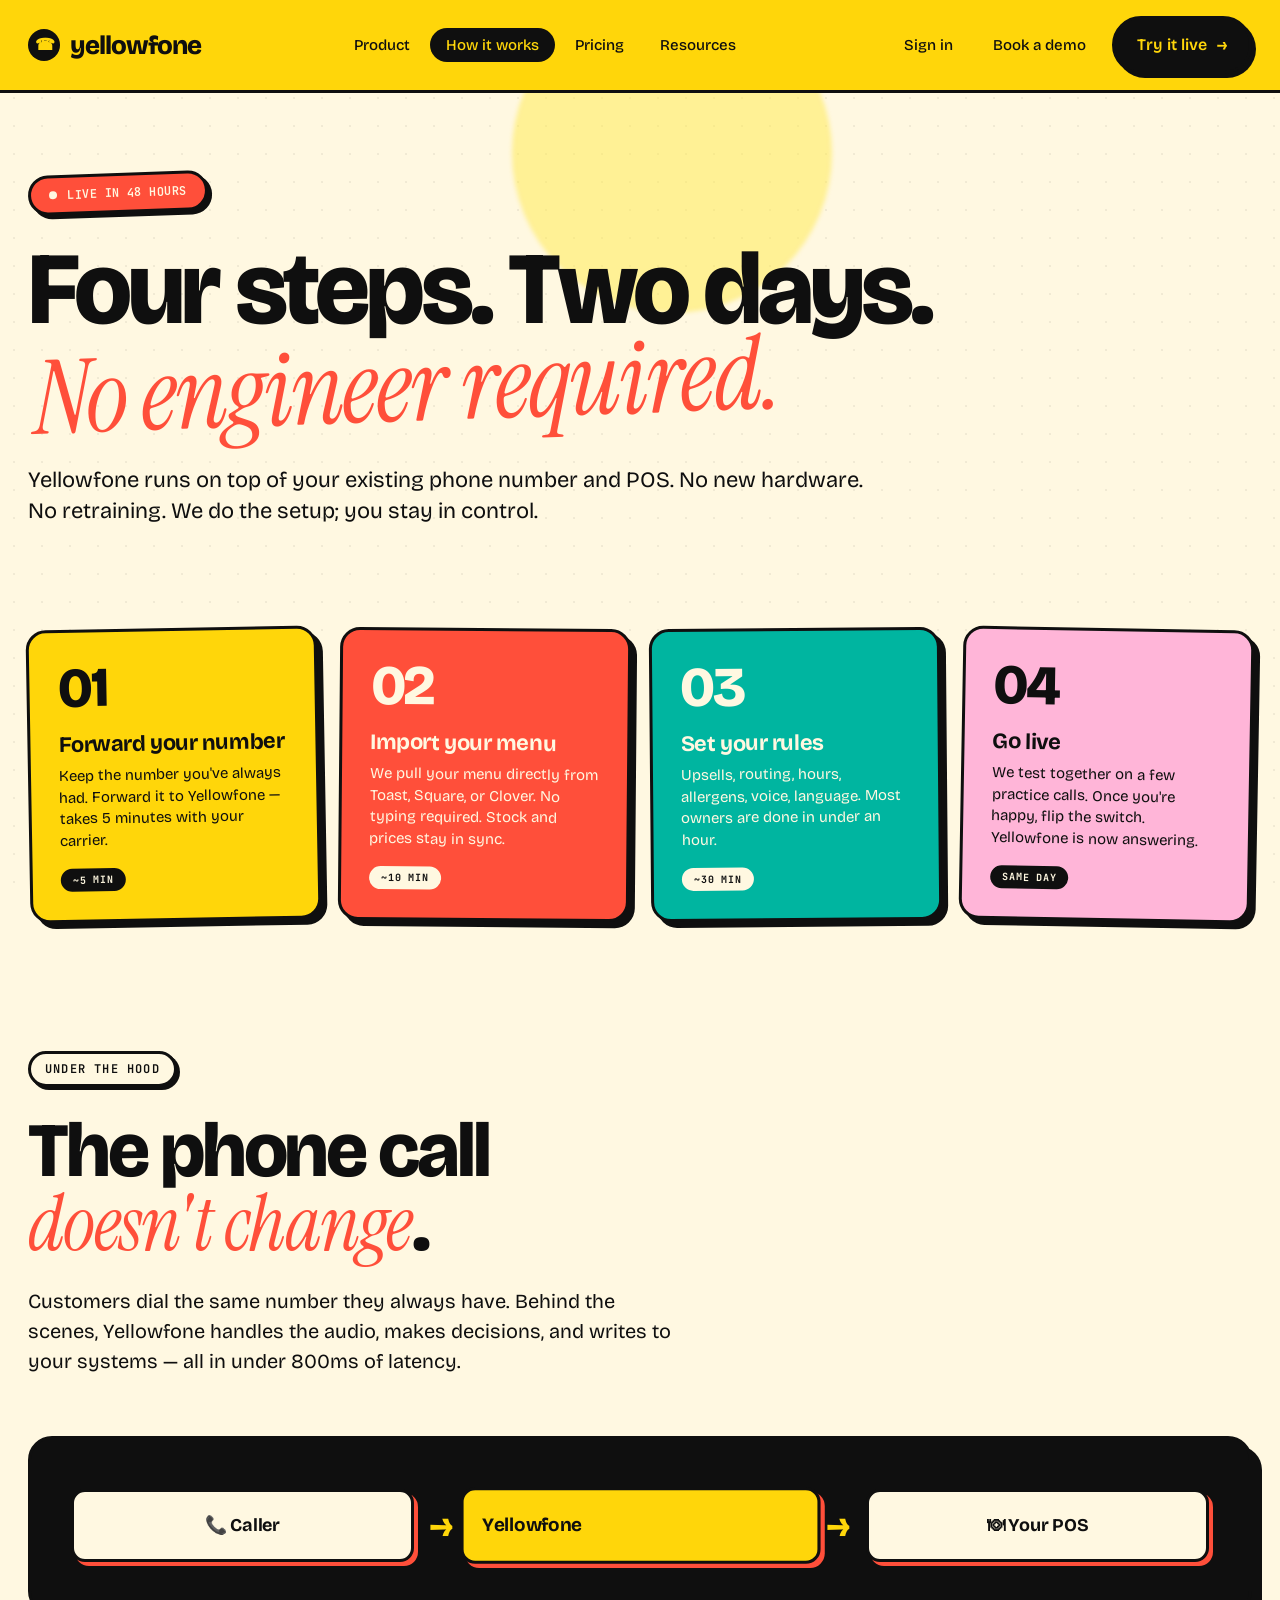
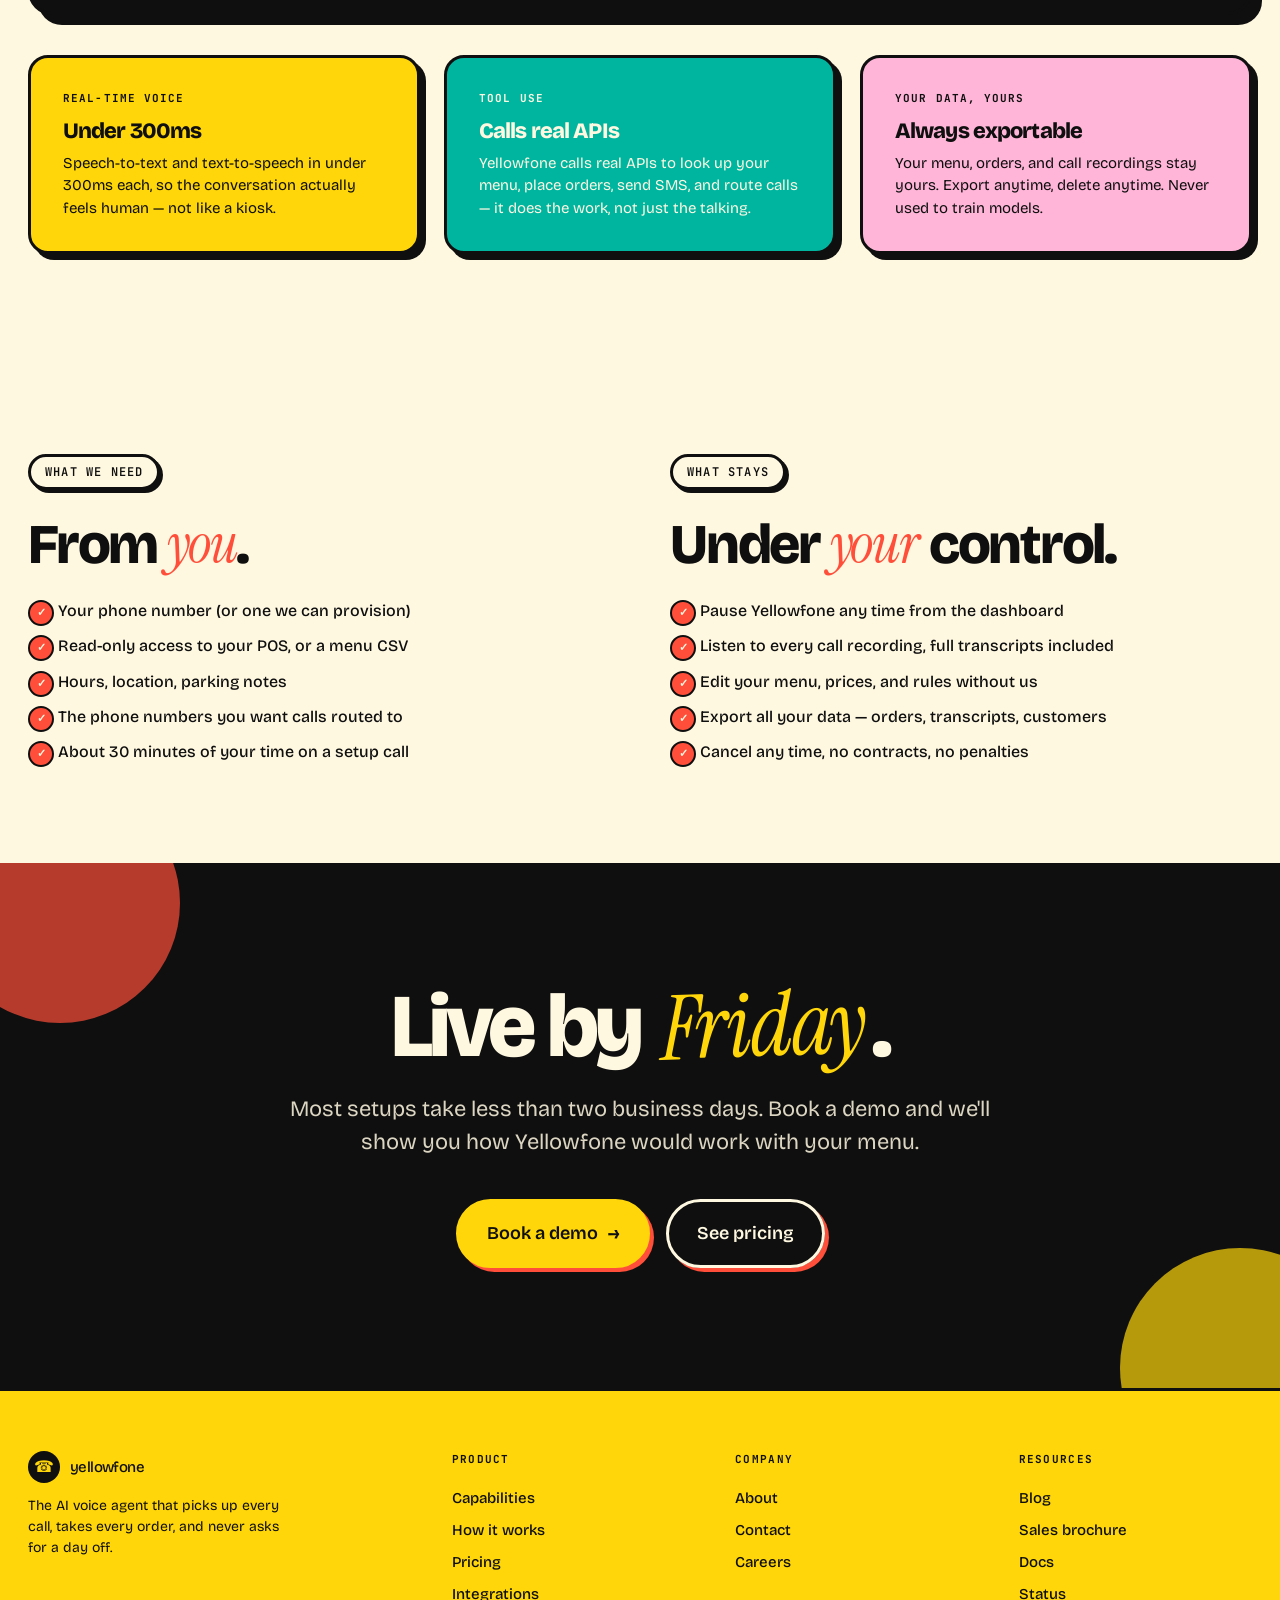
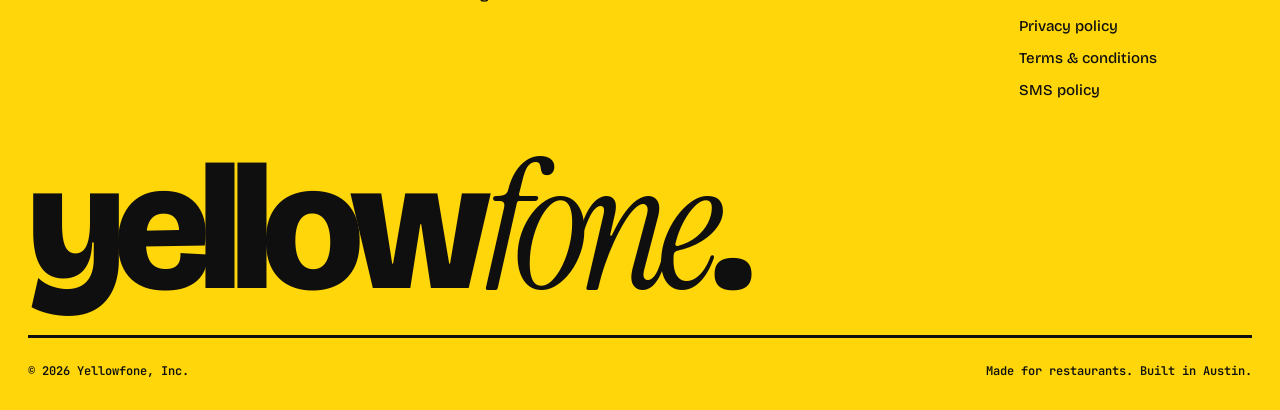
<file: how-it-works.html>
<!DOCTYPE html>
<html lang="en">
<head>
<meta charset="UTF-8">
<meta name="viewport" content="width=device-width, initial-scale=1.0">
<title>How it works — Yellowfone</title>
<meta name="description" content="From signing up to live calls in 48 hours. Here's exactly what happens, what we need from you, and what stays in your control.">
<link rel="stylesheet" href="css/styles.css">
</head>
<body data-page="how">

<div id="nav-mount"></div>

<section class="page-hero">
  <div class="blob blob-3"></div>
  <div class="container">
    <span class="ribbon"><span class="ribbon-dot"></span> Live in 48 hours</span>
    <h1>Four steps. Two days.<br><em>No engineer required.</em></h1>
    <p class="lede">
      Yellowfone runs on top of your existing phone number and POS. No new hardware. No retraining. We do the setup; you stay in control.
    </p>
  </div>
</section>

<section style="padding-top: 0;">
  <div class="container">

    <div class="steps">
      <div class="step">
        <div class="step-num">01</div>
        <h4>Forward your number</h4>
        <p>Keep the number you've always had. Forward it to Yellowfone — takes 5 minutes with your carrier.</p>
        <span class="tag">~5 min</span>
      </div>
      <div class="step">
        <div class="step-num">02</div>
        <h4>Import your menu</h4>
        <p>We pull your menu directly from Toast, Square, or Clover. No typing required. Stock and prices stay in sync.</p>
        <span class="tag">~10 min</span>
      </div>
      <div class="step">
        <div class="step-num">03</div>
        <h4>Set your rules</h4>
        <p>Upsells, routing, hours, allergens, voice, language. Most owners are done in under an hour.</p>
        <span class="tag">~30 min</span>
      </div>
      <div class="step">
        <div class="step-num">04</div>
        <h4>Go live</h4>
        <p>We test together on a few practice calls. Once you're happy, flip the switch. Yellowfone is now answering.</p>
        <span class="tag">Same day</span>
      </div>
    </div>

  </div>
</section>

<!-- ARCH -->
<section style="padding-top: 30px;">
  <div class="container">

    <div class="features-head">
      <span class="section-tag">Under the hood</span>
      <h2>The phone call <em>doesn't change</em>.</h2>
      <p>Customers dial the same number they always have. Behind the scenes, Yellowfone handles the audio, makes decisions, and writes to your systems — all in under 800ms of latency.</p>
    </div>

    <div class="arch">
      <div class="arch-node">📞 Caller</div>
      <div class="arch-arrow">→</div>
      <div class="arch-node brand">Yellowfone</div>
      <div class="arch-arrow">→</div>
      <div class="arch-node">🍽 Your POS</div>
    </div>

    <div style="display: grid; grid-template-columns: repeat(3, 1fr); gap: 24px; margin-top: 40px;">
      <div class="card yellow">
        <div style="font-family: var(--mono); font-size: 11px; font-weight: 700; letter-spacing: 0.1em; text-transform: uppercase; margin-bottom: 14px;">Real-time voice</div>
        <h3 style="font-size: 22px; margin-bottom: 10px;">Under 300ms</h3>
        <p style="font-size: 15px;">Speech-to-text and text-to-speech in under 300ms each, so the conversation actually feels human — not like a kiosk.</p>
      </div>
      <div class="card teal">
        <div style="font-family: var(--mono); font-size: 11px; font-weight: 700; letter-spacing: 0.1em; text-transform: uppercase; margin-bottom: 14px;">Tool use</div>
        <h3 style="font-size: 22px; margin-bottom: 10px;">Calls real APIs</h3>
        <p style="font-size: 15px;">Yellowfone calls real APIs to look up your menu, place orders, send SMS, and route calls — it does the work, not just the talking.</p>
      </div>
      <div class="card pink">
        <div style="font-family: var(--mono); font-size: 11px; font-weight: 700; letter-spacing: 0.1em; text-transform: uppercase; margin-bottom: 14px;">Your data, yours</div>
        <h3 style="font-size: 22px; margin-bottom: 10px;">Always exportable</h3>
        <p style="font-size: 15px;">Your menu, orders, and call recordings stay yours. Export anytime, delete anytime. Never used to train models.</p>
      </div>
    </div>

  </div>
</section>

<!-- TWO COLUMN -->
<section>
  <div class="container">
    <div style="display: grid; grid-template-columns: 1fr 1fr; gap: 60px;">
      <div>
        <span class="section-tag">What we need</span>
        <h2 style="font-size: clamp(32px, 4.5vw, 56px); margin-bottom: 28px;">From <em>you</em>.</h2>
        <ul class="cap-list">
          <li>Your phone number (or one we can provision)</li>
          <li>Read-only access to your POS, or a menu CSV</li>
          <li>Hours, location, parking notes</li>
          <li>The phone numbers you want calls routed to</li>
          <li>About 30 minutes of your time on a setup call</li>
        </ul>
      </div>
      <div>
        <span class="section-tag">What stays</span>
        <h2 style="font-size: clamp(32px, 4.5vw, 56px); margin-bottom: 28px;">Under <em>your</em> control.</h2>
        <ul class="cap-list">
          <li>Pause Yellowfone any time from the dashboard</li>
          <li>Listen to every call recording, full transcripts included</li>
          <li>Edit your menu, prices, and rules without us</li>
          <li>Export all your data — orders, transcripts, customers</li>
          <li>Cancel any time, no contracts, no penalties</li>
        </ul>
      </div>
    </div>
  </div>
</section>

<!-- CTA -->
<section class="cta">
  <div class="container cta-inner">
    <h2>Live by <em>Friday</em>.</h2>
    <p>Most setups take less than two business days. Book a demo and we'll show you how Yellowfone would work with your menu.</p>
    <div class="cta-buttons">
      <a href="contact.html" class="btn btn-primary btn-lg btn-arrow">Book a demo</a>
      <a href="pricing.html" class="btn btn-ghost btn-lg">See pricing</a>
    </div>
  </div>
</section>

<div id="footer-mount"></div>
<script src="js/site.js"></script>
</body>
</html>
</file>
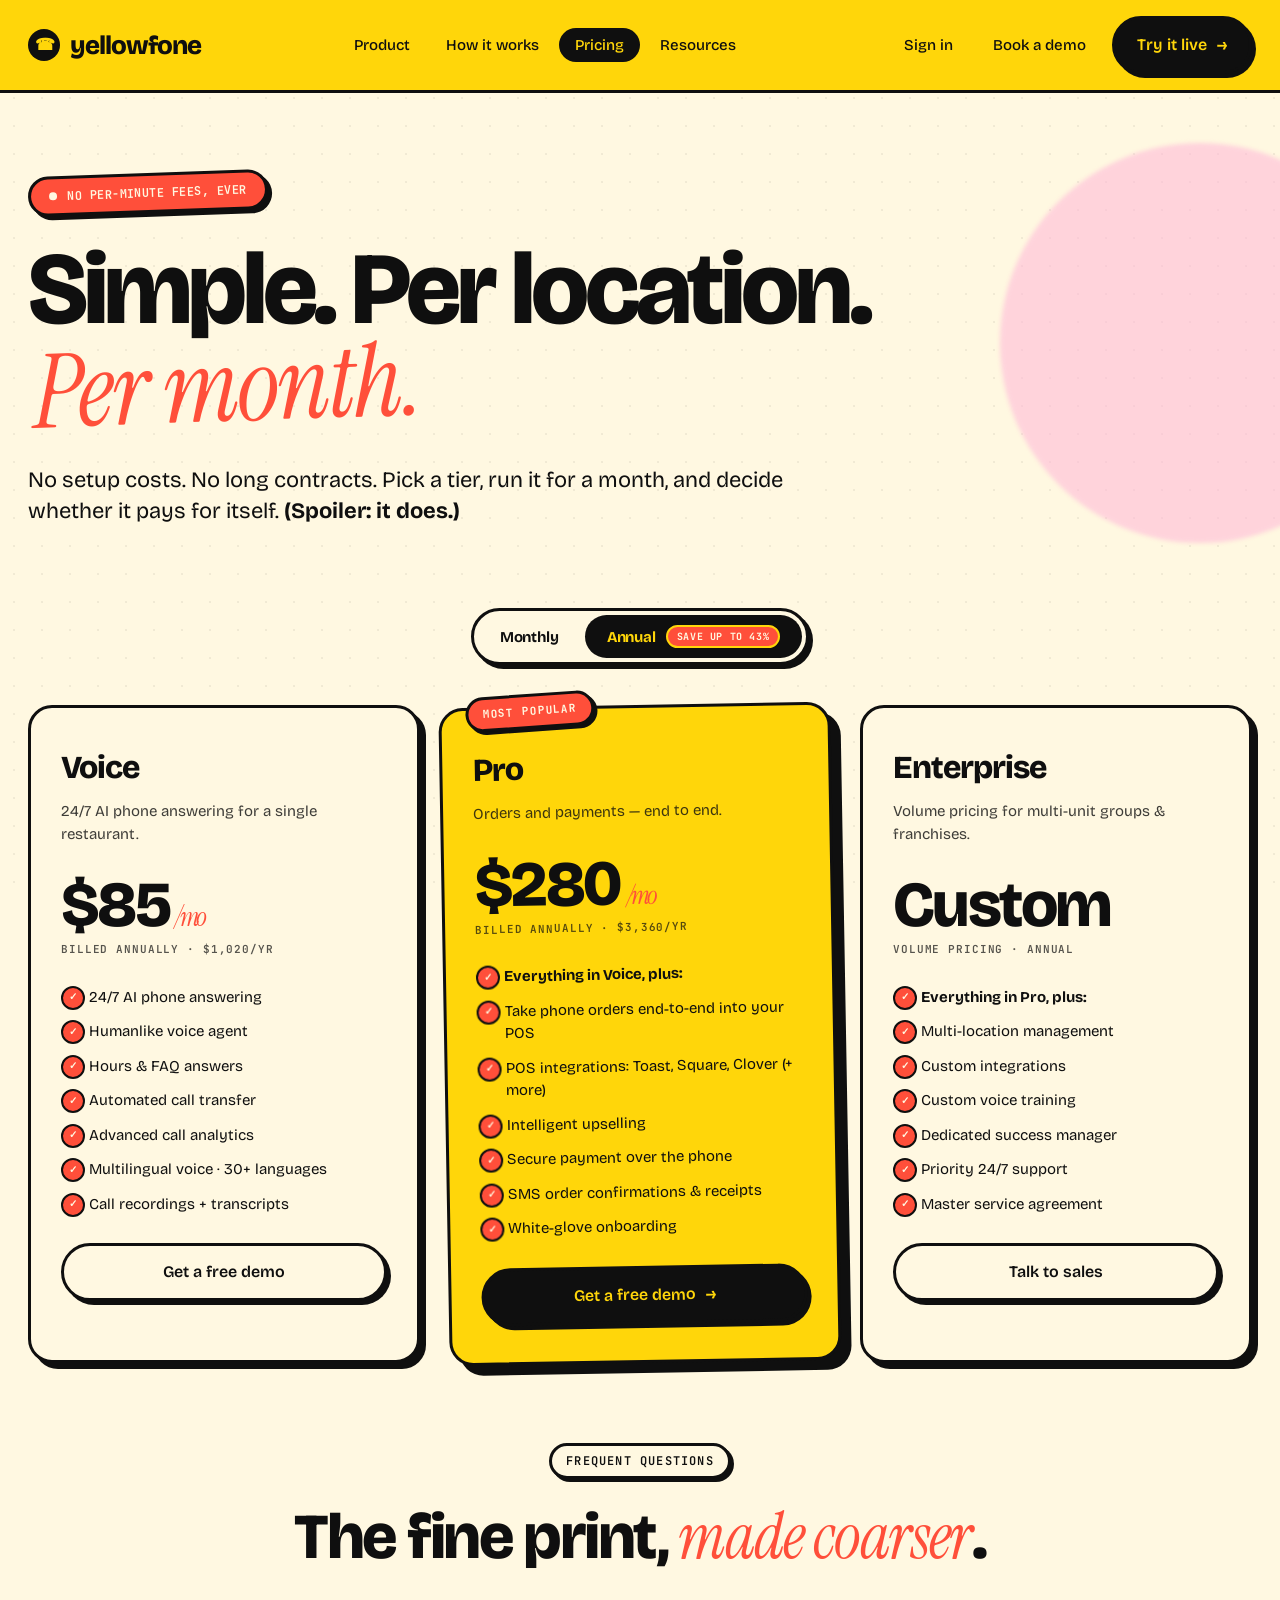
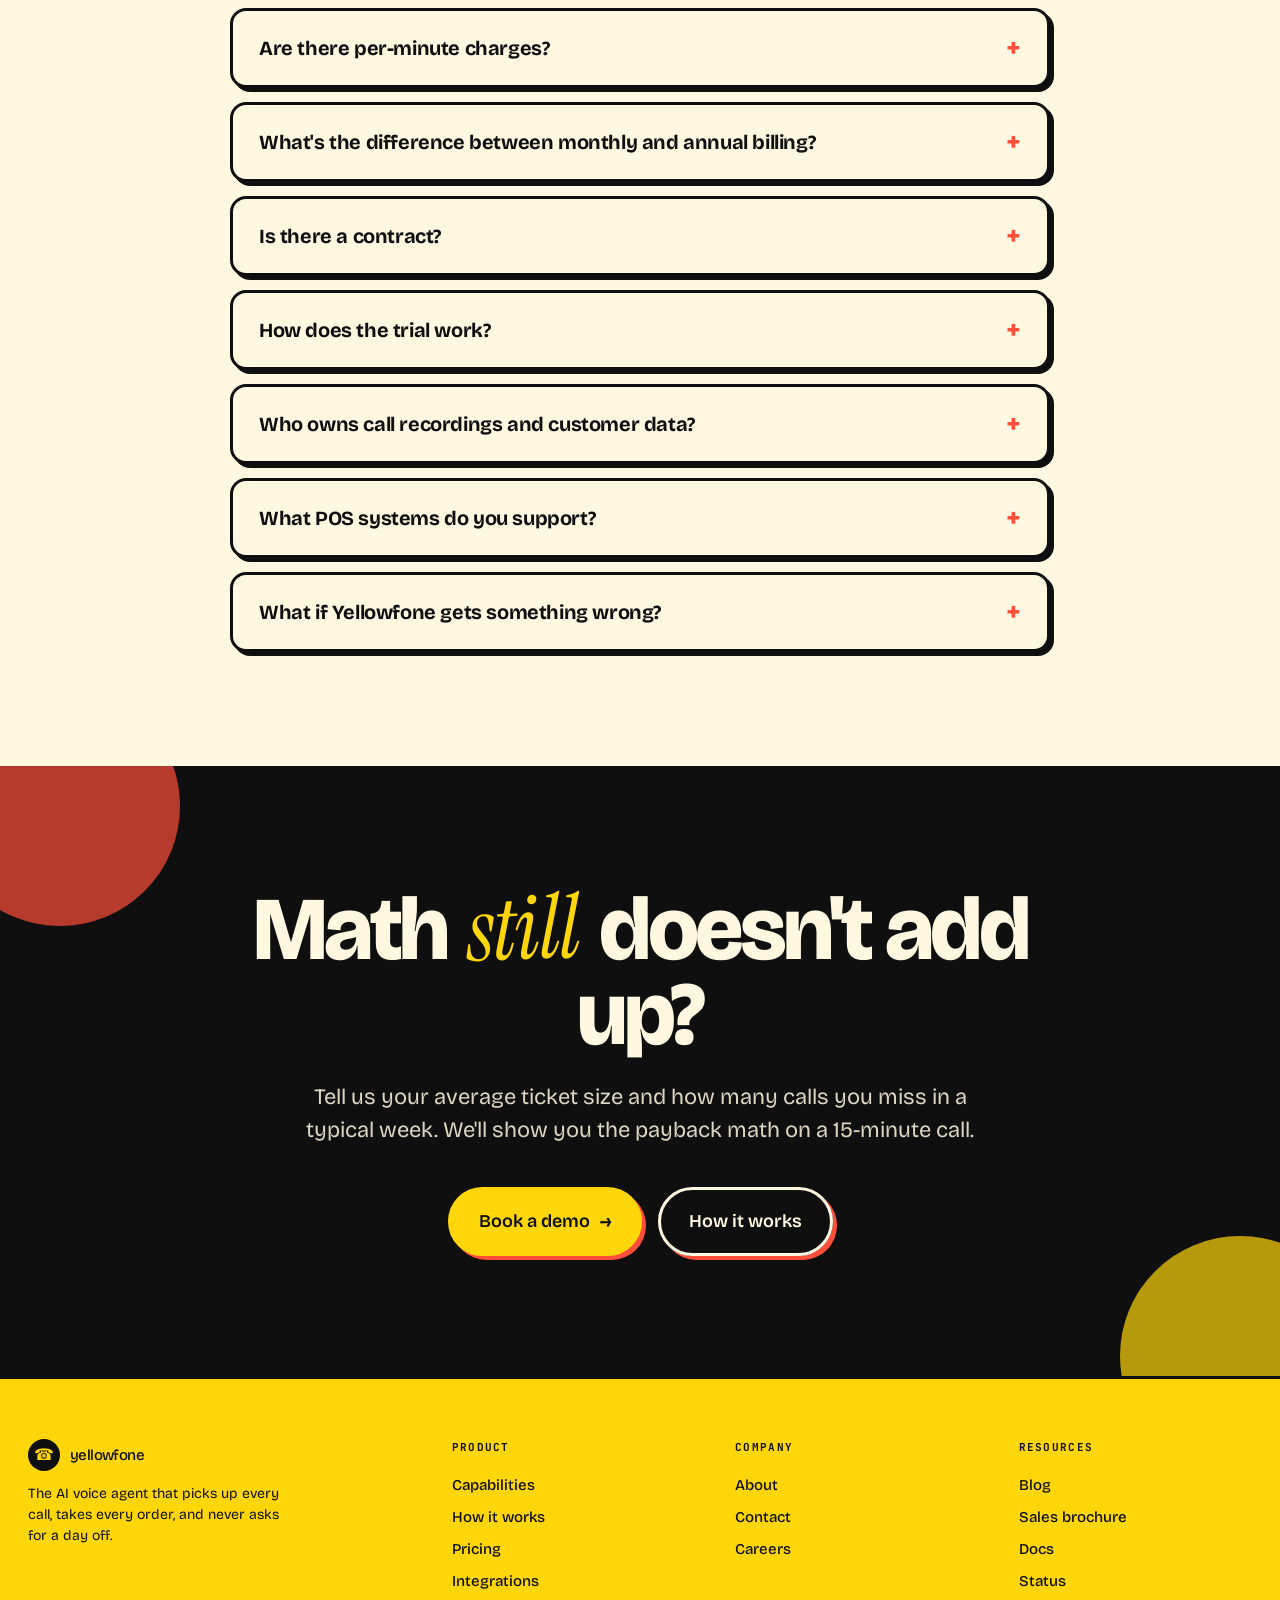
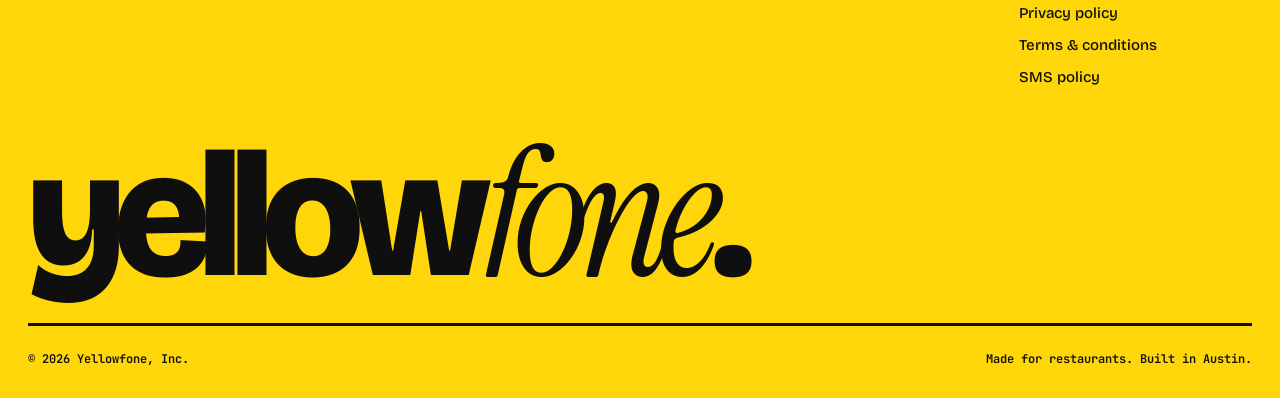
<file: pricing.html>
<!DOCTYPE html>
<html lang="en">
<head>
<meta charset="UTF-8">
<meta name="viewport" content="width=device-width, initial-scale=1.0">
<title>Pricing — Yellowfone</title>
<meta name="description" content="Simple, transparent pricing. Per location. Per month. No per-minute charges, no surprises.">
<link rel="stylesheet" href="css/styles.css">
</head>
<body data-page="pricing">

<div id="nav-mount"></div>

<section class="page-hero">
  <div class="blob blob-1"></div>
  <div class="container">
    <span class="ribbon"><span class="ribbon-dot"></span> No per-minute fees, ever</span>
    <h1>Simple. Per location.<br><em>Per month.</em></h1>
    <p class="lede">
      No setup costs. No long contracts. Pick a tier, run it for a month, and decide whether it pays for itself. <strong>(Spoiler: it does.)</strong>
    </p>
  </div>
</section>

<section style="padding-top: 0;">
  <div class="container">

    <div class="billing-toggle-wrap">
      <div class="billing-toggle" role="tablist" aria-label="Choose billing period">
        <button type="button" data-billing="monthly" aria-selected="false">Monthly</button>
        <button type="button" data-billing="annual" class="active" aria-selected="true">
          Annual
          <span class="save-badge">Save up to 43%</span>
        </button>
      </div>
    </div>

    <div class="pricing-grid pricing-container is-annual">

      <div class="tier">
        <div class="tier-name">Voice</div>
        <div class="tier-tag">24/7 AI phone answering for a single restaurant.</div>
        <div class="tier-price">
          <span class="price-monthly">$150<em>/mo</em></span>
          <span class="price-annual">$85<em>/mo</em></span>
        </div>
        <div class="tier-period">
          <span class="period-monthly">Billed monthly · cancel anytime</span>
          <span class="period-annual">Billed annually · $1,020/yr</span>
        </div>
        <ul class="tier-list">
          <li>24/7 AI phone answering</li>
          <li>Humanlike voice agent</li>
          <li>Hours &amp; FAQ answers</li>
          <li>Automated call transfer</li>
          <li>Advanced call analytics</li>
          <li>Multilingual voice · 30+ languages</li>
          <li>Call recordings + transcripts</li>
        </ul>
        <a href="contact.html" class="btn">Get a free demo</a>
      </div>

      <div class="tier featured">
        <span class="tier-badge">Most popular</span>
        <div class="tier-name">Pro</div>
        <div class="tier-tag">Orders and payments — end to end.</div>
        <div class="tier-price">
          <span class="price-monthly">$320<em>/mo</em></span>
          <span class="price-annual">$280<em>/mo</em></span>
        </div>
        <div class="tier-period">
          <span class="period-monthly">Billed monthly · cancel anytime</span>
          <span class="period-annual">Billed annually · $3,360/yr</span>
        </div>
        <ul class="tier-list">
          <li><strong>Everything in Voice, plus:</strong></li>
          <li>Take phone orders end-to-end into your POS</li>
          <li>POS integrations: Toast, Square, Clover (+ more)</li>
          <li>Intelligent upselling</li>
          <li>Secure payment over the phone</li>
          <li>SMS order confirmations &amp; receipts</li>
          <li>White-glove onboarding</li>
        </ul>
        <a href="contact.html" class="btn btn-primary btn-arrow">Get a free demo</a>
      </div>

      <div class="tier">
        <div class="tier-name">Enterprise</div>
        <div class="tier-tag">Volume pricing for multi-unit groups &amp; franchises.</div>
        <div class="tier-price">Custom</div>
        <div class="tier-period">Volume pricing · annual</div>
        <ul class="tier-list">
          <li><strong>Everything in Pro, plus:</strong></li>
          <li>Multi-location management</li>
          <li>Custom integrations</li>
          <li>Custom voice training</li>
          <li>Dedicated success manager</li>
          <li>Priority 24/7 support</li>
          <li>Master service agreement</li>
        </ul>
        <a href="contact.html" class="btn">Talk to sales</a>
      </div>

    </div>

    <!-- FAQ -->
    <div class="faq">
      <div style="text-align: center; margin-bottom: 40px;">
        <span class="section-tag">Frequent questions</span>
        <h2 style="font-size: clamp(36px, 5vw, 64px);">The fine print, <em>made coarser</em>.</h2>
      </div>

      <div class="faq-item">
        <div class="faq-q">
          <span>Are there per-minute charges?</span>
          <span class="faq-toggle">+</span>
        </div>
        <div class="faq-a">
          No. The price you see is the price you pay — no per-minute fees, no per-call fees. We absorb the telephony and AI costs so your bill is predictable, month after month.
        </div>
      </div>

      <div class="faq-item">
        <div class="faq-q">
          <span>What's the difference between monthly and annual billing?</span>
          <span class="faq-toggle">+</span>
        </div>
        <div class="faq-a">
          Same product either way. Monthly gives you the flexibility to cancel any time. Annual gets you up to 43% off — you're pre-paying for twelve months, and we hand back the discount. Most restaurants pick monthly for the first few months, then switch to annual once they see it pay for itself.
        </div>
      </div>

      <div class="faq-item">
        <div class="faq-q">
          <span>Is there a contract?</span>
          <span class="faq-toggle">+</span>
        </div>
        <div class="faq-a">
          Voice and Pro are month-to-month by default. Cancel any time — your data exports cleanly, and the phone number routing reverts to your old setup. Annual billing runs for the twelve months you pre-pay. Enterprise plans typically run annually with custom terms.
        </div>
      </div>

      <div class="faq-item">
        <div class="faq-q">
          <span>How does the trial work?</span>
          <span class="faq-toggle">+</span>
        </div>
        <div class="faq-a">
          14 days, no credit card. We help you set up Yellowfone on your menu and a parallel test number, so you can call it yourself, hear how it sounds, and try it on a few real customers before committing. If you don't love it, walk away.
        </div>
      </div>

      <div class="faq-item">
        <div class="faq-q">
          <span>Who owns call recordings and customer data?</span>
          <span class="faq-toggle">+</span>
        </div>
        <div class="faq-a">
          You do. Always. Your data isn't used to train any models. You can export everything as CSV or JSON any time, and on cancellation we delete it within 30 days unless you ask us to keep it longer.
        </div>
      </div>

      <div class="faq-item">
        <div class="faq-q">
          <span>What POS systems do you support?</span>
          <span class="faq-toggle">+</span>
        </div>
        <div class="faq-a">
          Native integrations with Toast, Square, and Clover today. Revel and Lightspeed are in beta. If you're on something else, we can usually wire it up via webhook within a week — just ask.
        </div>
      </div>

      <div class="faq-item">
        <div class="faq-q">
          <span>What if Yellowfone gets something wrong?</span>
          <span class="faq-toggle">+</span>
        </div>
        <div class="faq-a">
          You see every call in the dashboard with the full transcript and recording. Yellowfone is also conservative — if it isn't sure, it asks the caller to confirm or hands the call to a human. If a wrong order ever costs you a refund, we cover it under our accuracy guarantee.
        </div>
      </div>

    </div>

  </div>
</section>

<!-- CTA -->
<section class="cta">
  <div class="container cta-inner">
    <h2>Math <em>still</em> doesn't add up?</h2>
    <p>Tell us your average ticket size and how many calls you miss in a typical week. We'll show you the payback math on a 15-minute call.</p>
    <div class="cta-buttons">
      <a href="contact.html" class="btn btn-primary btn-lg btn-arrow">Book a demo</a>
      <a href="how-it-works.html" class="btn btn-ghost btn-lg">How it works</a>
    </div>
  </div>
</section>

<div id="footer-mount"></div>
<script src="js/site.js"></script>
<script>
  /* Billing period toggle (monthly / annual) */
  (function () {
    const container = document.querySelector('.pricing-container');
    const buttons = document.querySelectorAll('.billing-toggle button');
    if (!container || !buttons.length) return;

    buttons.forEach(btn => {
      btn.addEventListener('click', () => {
        const billing = btn.dataset.billing;
        buttons.forEach(b => {
          const on = b === btn;
          b.classList.toggle('active', on);
          b.setAttribute('aria-selected', on ? 'true' : 'false');
        });
        container.classList.toggle('is-monthly', billing === 'monthly');
        container.classList.toggle('is-annual', billing === 'annual');
      });
    });
  })();
</script>
</body>
</html>
</file>
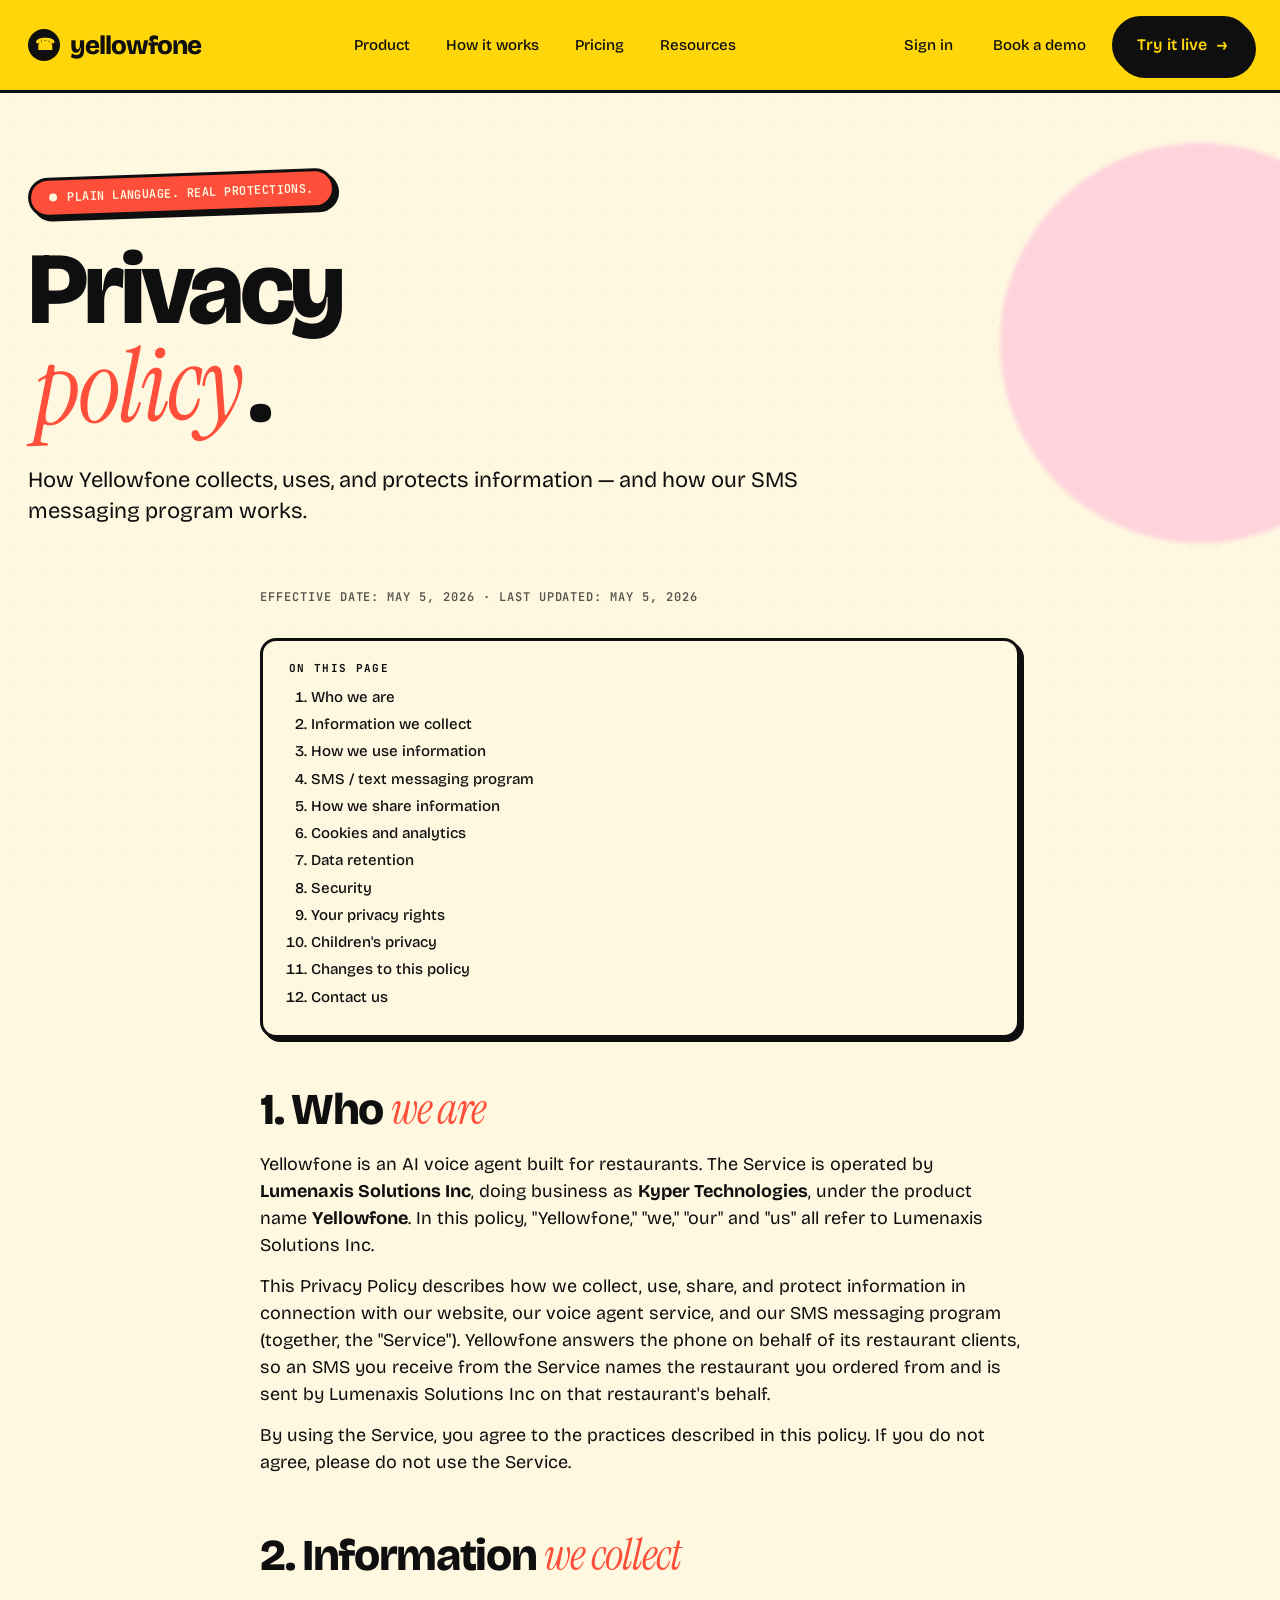
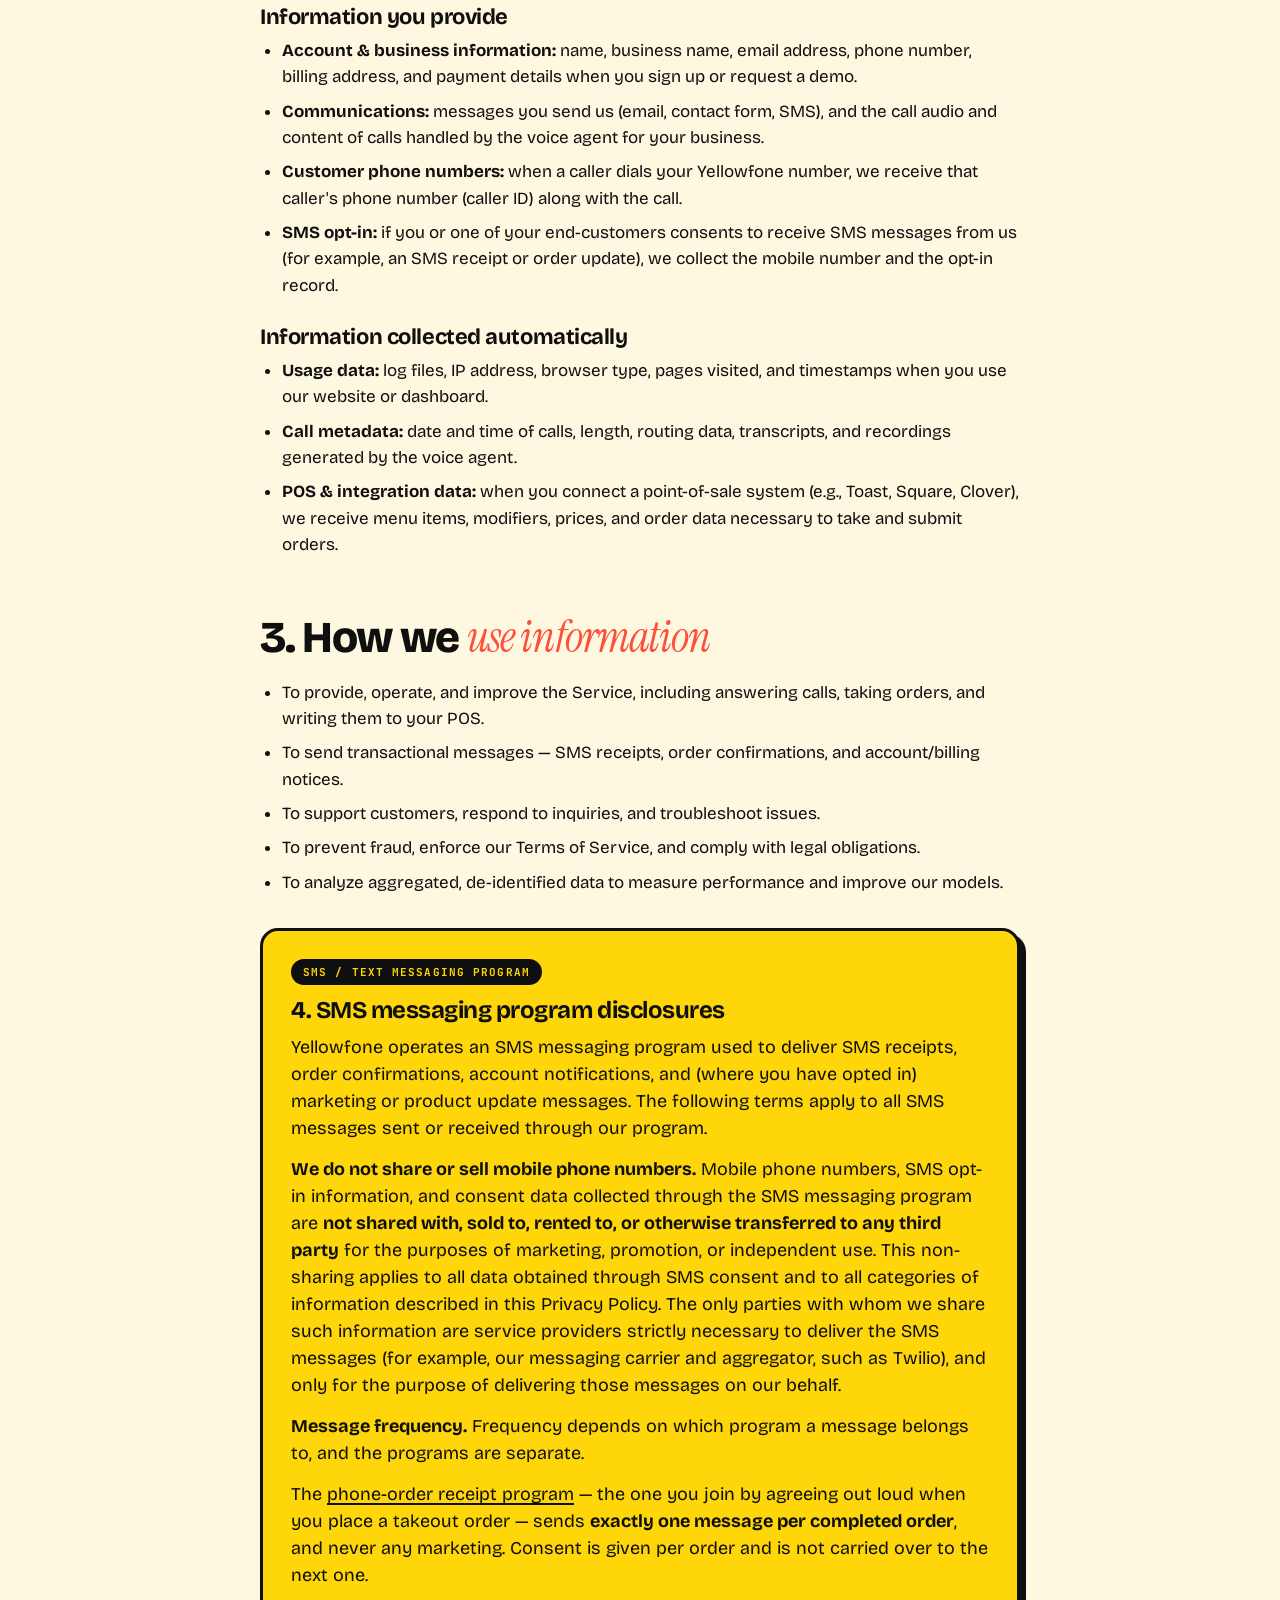
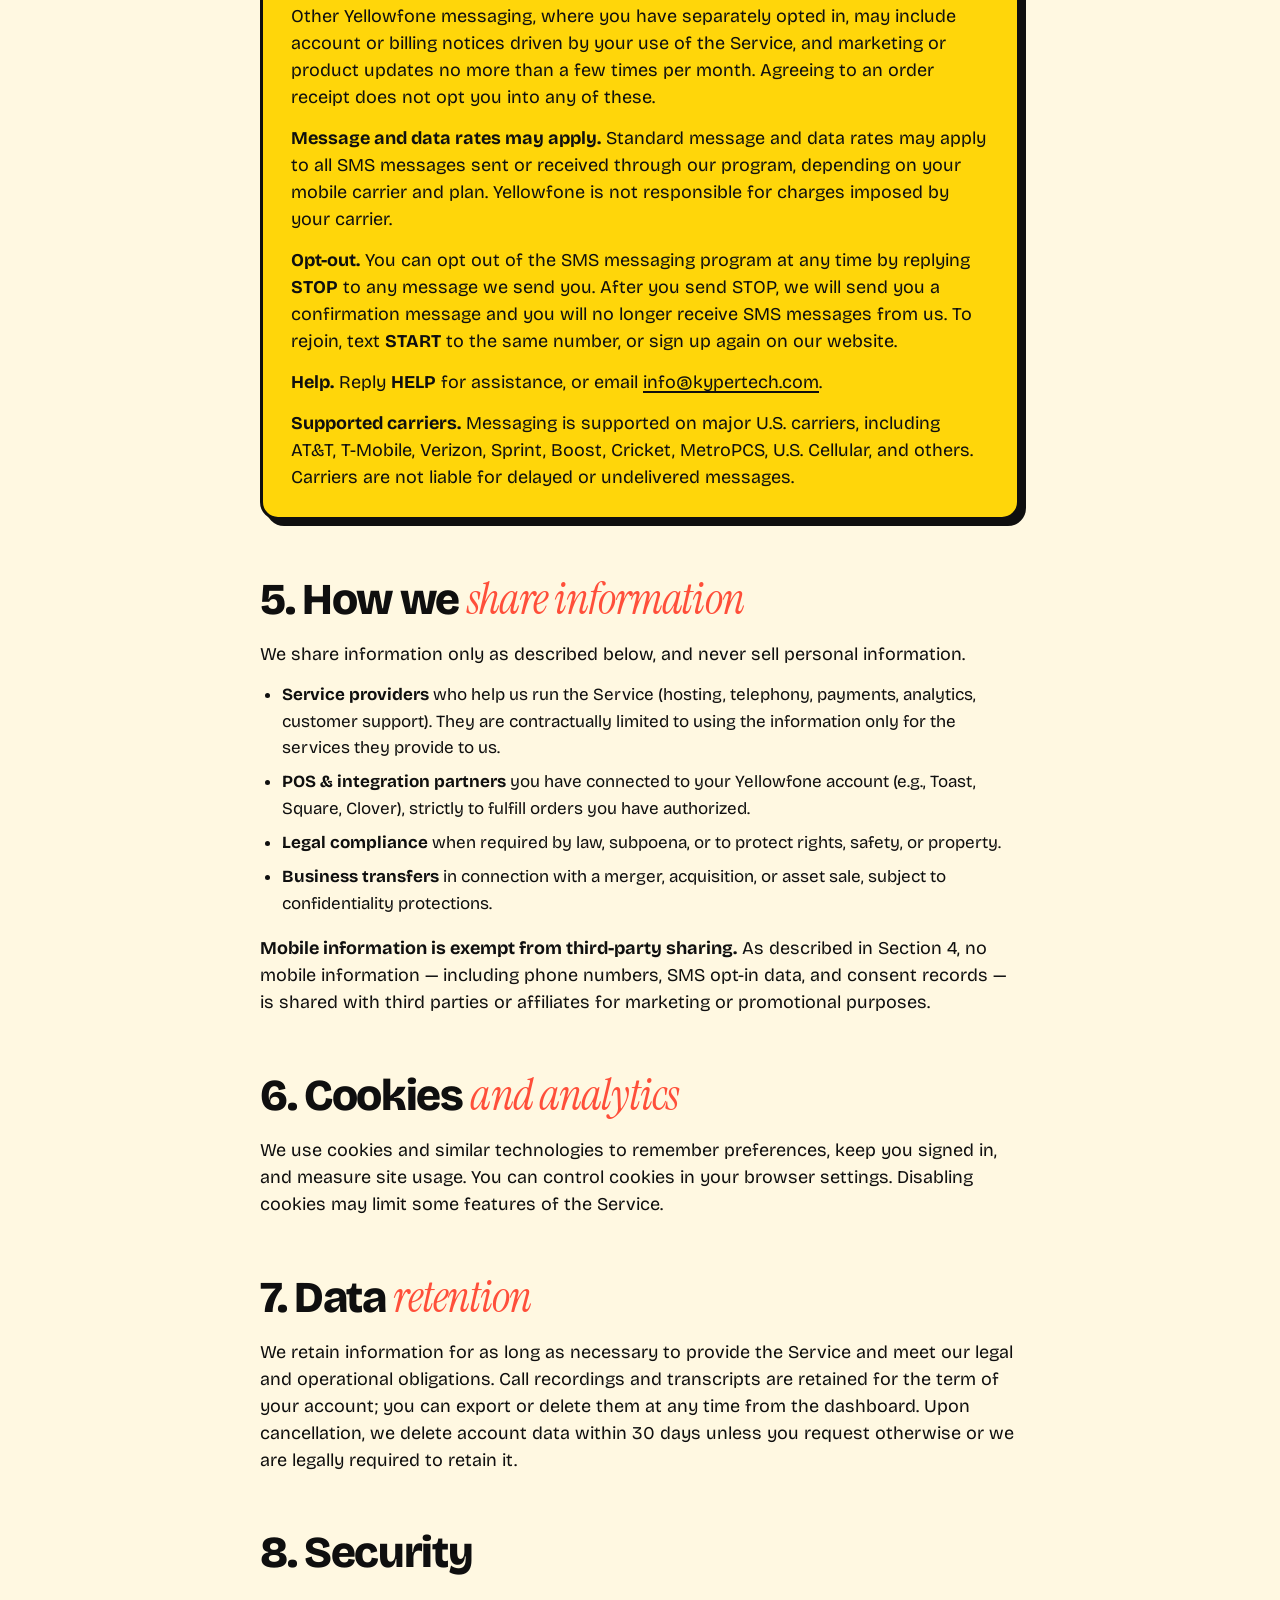
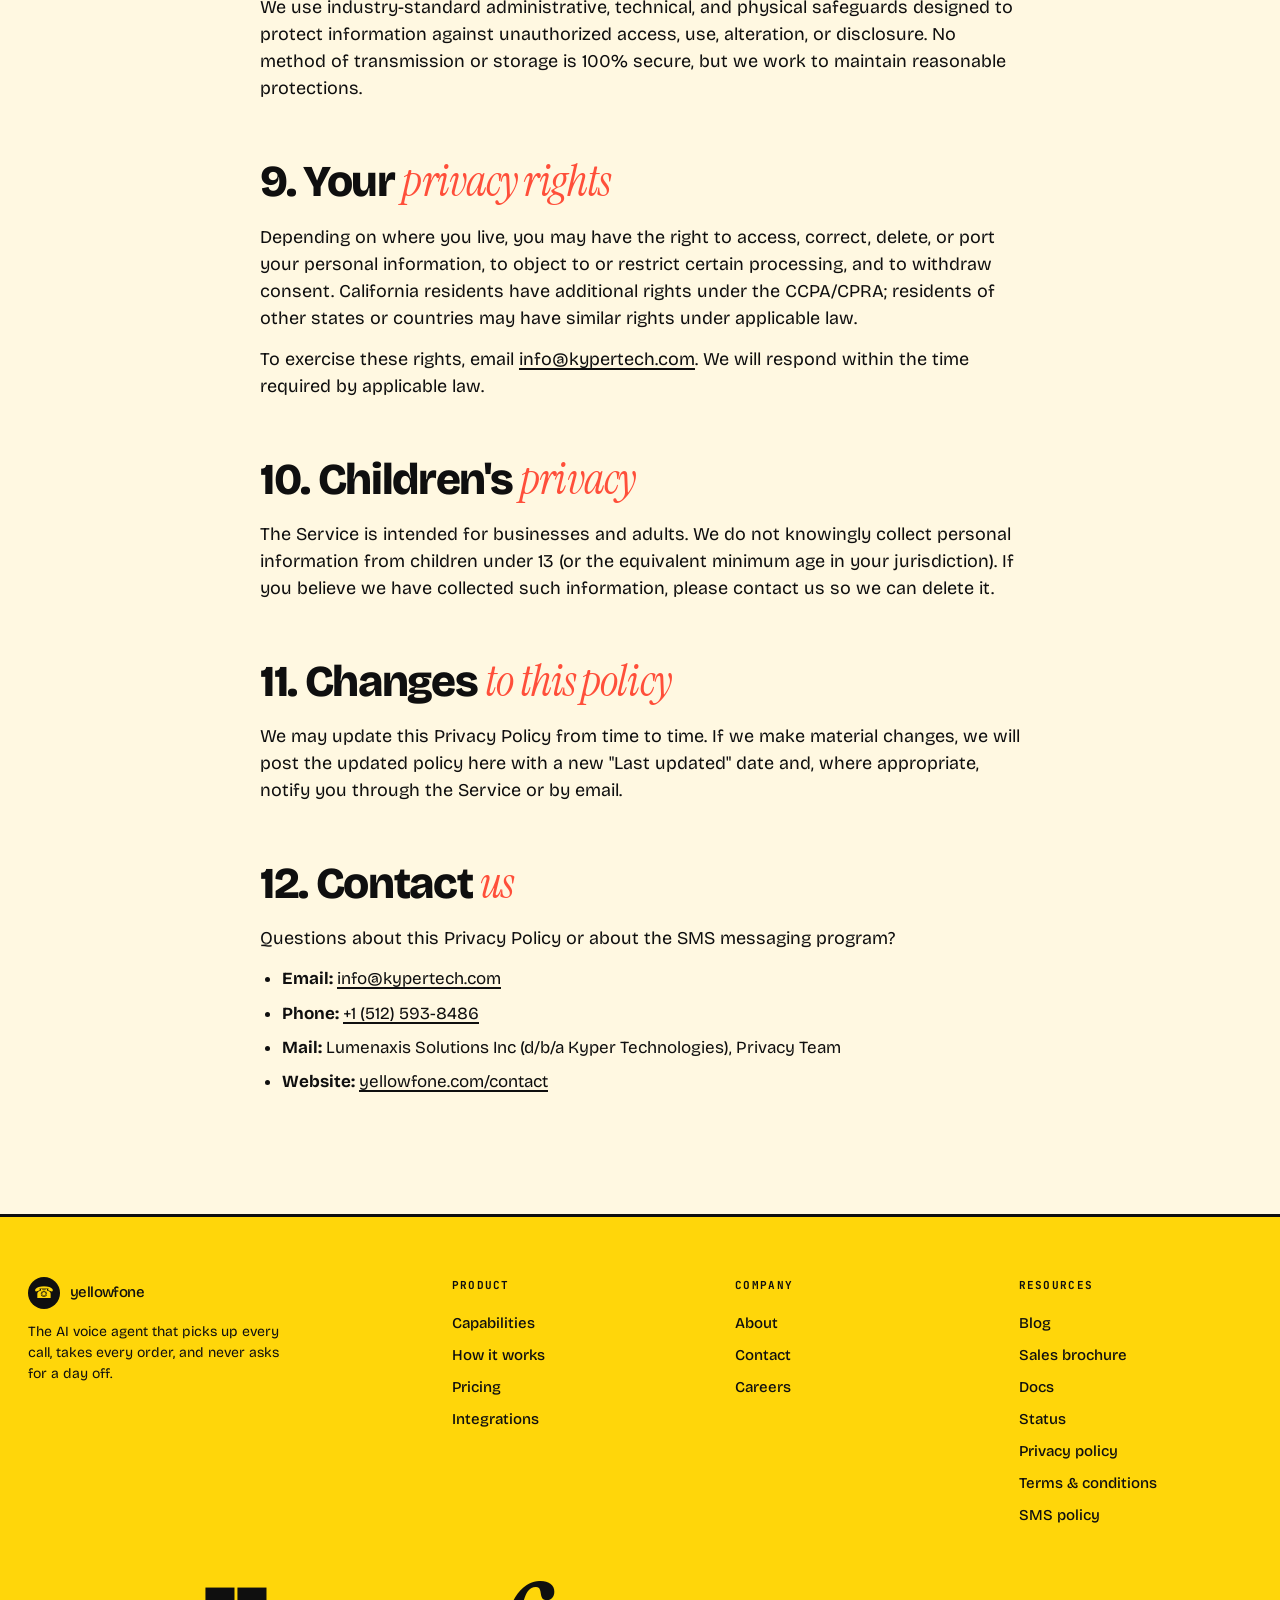
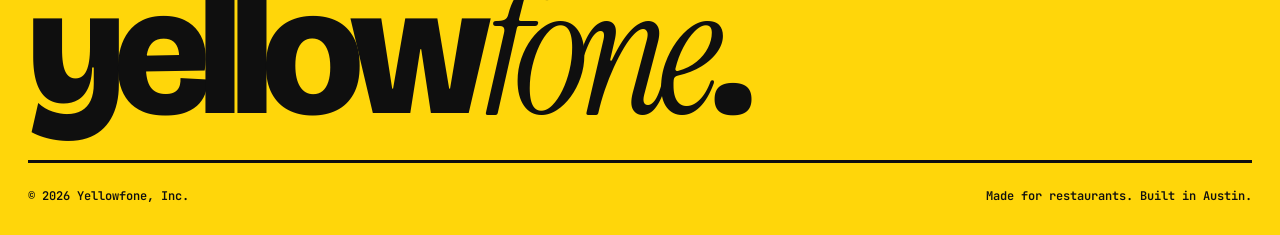
<file: privacy.html>
<!DOCTYPE html>
<html lang="en">
<head>
<meta charset="UTF-8">
<meta name="viewport" content="width=device-width, initial-scale=1.0">
<title>Privacy Policy — Yellowfone</title>
<meta name="description" content="How Yellowfone collects, uses, and protects your information — including the SMS messaging program disclosures.">
<link rel="stylesheet" href="css/styles.css">
<style>
  .legal {
    max-width: 760px;
    margin: 0 auto;
    font-size: 17px;
    line-height: 1.65;
  }
  .legal .meta {
    font-family: var(--mono);
    font-size: 12px;
    font-weight: 600;
    letter-spacing: 0.08em;
    text-transform: uppercase;
    opacity: 0.7;
    margin-bottom: 32px;
  }
  .legal h2 {
    font-size: clamp(28px, 4vw, 44px);
    margin: 56px 0 18px;
    letter-spacing: -0.03em;
    font-weight: 800;
    line-height: 1.05;
  }
  .legal h2:first-of-type { margin-top: 0; }
  .legal h2 em {
    font-family: var(--serif);
    font-style: italic;
    font-weight: 400;
    color: var(--coral);
  }
  .legal h3 {
    font-size: 22px;
    font-weight: 700;
    margin: 28px 0 10px;
    letter-spacing: -0.02em;
  }
  .legal p { margin-bottom: 14px; }
  .legal ul, .legal ol {
    margin: 0 0 18px 0;
    padding-left: 22px;
  }
  .legal li {
    margin-bottom: 8px;
    line-height: 1.55;
  }
  .legal a {
    text-decoration: underline;
    text-underline-offset: 3px;
    text-decoration-thickness: 2px;
  }
  .legal-toc {
    background: var(--cream);
    border: 3px solid var(--ink);
    border-radius: 16px;
    padding: 22px 26px;
    box-shadow: 4px 4px 0 var(--ink);
    margin: 0 0 48px;
  }
  .legal-toc h4 {
    font-family: var(--mono);
    font-size: 11px;
    font-weight: 700;
    letter-spacing: 0.12em;
    text-transform: uppercase;
    margin-bottom: 12px;
  }
  .legal-toc ol {
    list-style: decimal;
    padding-left: 22px;
    margin: 0;
  }
  .legal-toc li { margin: 4px 0; font-weight: 500; font-size: 15px; }
  .legal-toc a { text-decoration: none; }
  .legal-toc a:hover { text-decoration: underline; text-decoration-thickness: 2px; text-underline-offset: 3px; }

  .callout {
    background: var(--yellow);
    border: 3px solid var(--ink);
    border-radius: 18px;
    padding: 26px 28px;
    box-shadow: 6px 6px 0 var(--ink);
    margin: 32px 0;
  }
  .callout .lbl {
    display: inline-block;
    font-family: var(--mono);
    font-size: 11px;
    font-weight: 700;
    letter-spacing: 0.1em;
    text-transform: uppercase;
    background: var(--ink);
    color: var(--yellow);
    padding: 4px 12px;
    border-radius: 100px;
    margin-bottom: 14px;
  }
  .callout h3 { margin: 0 0 12px; font-size: 24px; }
  .callout p:last-child { margin-bottom: 0; }
</style>
</head>
<body data-page="privacy">

<div id="nav-mount"></div>

<section class="page-hero">
  <div class="blob blob-1"></div>
  <div class="container">
    <span class="ribbon"><span class="ribbon-dot"></span> Plain language. Real protections.</span>
    <h1>Privacy<br><em>policy</em>.</h1>
    <p class="lede">
      How Yellowfone collects, uses, and protects information — and how our SMS messaging program works.
    </p>
  </div>
</section>

<section style="padding-top: 0; padding-bottom: 100px;">
  <div class="container">
    <div class="legal">

      <p class="meta">Effective date: May 5, 2026 · Last updated: May 5, 2026</p>

      <div class="legal-toc">
        <h4>On this page</h4>
        <ol>
          <li><a href="#who">Who we are</a></li>
          <li><a href="#collect">Information we collect</a></li>
          <li><a href="#use">How we use information</a></li>
          <li><a href="#sms">SMS / text messaging program</a></li>
          <li><a href="#share">How we share information</a></li>
          <li><a href="#cookies">Cookies and analytics</a></li>
          <li><a href="#retain">Data retention</a></li>
          <li><a href="#security">Security</a></li>
          <li><a href="#rights">Your privacy rights</a></li>
          <li><a href="#children">Children's privacy</a></li>
          <li><a href="#changes">Changes to this policy</a></li>
          <li><a href="#contact">Contact us</a></li>
        </ol>
      </div>

      <h2 id="who">1. Who <em>we are</em></h2>
      <p>
        Yellowfone is an AI voice agent built for restaurants. The Service is operated by
        <strong>Lumenaxis Solutions Inc</strong>, doing business as <strong>Kyper Technologies</strong>,
        under the product name <strong>Yellowfone</strong>. In this policy, "Yellowfone," "we," "our"
        and "us" all refer to Lumenaxis Solutions Inc.
      </p>
      <p>
        This Privacy Policy describes how we collect, use, share, and protect information in connection
        with our website, our voice agent service, and our SMS messaging program (together, the
        "Service"). Yellowfone answers the phone on behalf of its restaurant clients, so an SMS you
        receive from the Service names the restaurant you ordered from and is sent by Lumenaxis
        Solutions Inc on that restaurant's behalf.
      </p>
      <p>
        By using the Service, you agree to the practices described in this policy. If you do not agree,
        please do not use the Service.
      </p>

      <h2 id="collect">2. Information <em>we collect</em></h2>

      <h3>Information you provide</h3>
      <ul>
        <li><strong>Account &amp; business information:</strong> name, business name, email address, phone number, billing address, and payment details when you sign up or request a demo.</li>
        <li><strong>Communications:</strong> messages you send us (email, contact form, SMS), and the call audio and content of calls handled by the voice agent for your business.</li>
        <li><strong>Customer phone numbers:</strong> when a caller dials your Yellowfone number, we receive that caller's phone number (caller ID) along with the call.</li>
        <li><strong>SMS opt-in:</strong> if you or one of your end-customers consents to receive SMS messages from us (for example, an SMS receipt or order update), we collect the mobile number and the opt-in record.</li>
      </ul>

      <h3>Information collected automatically</h3>
      <ul>
        <li><strong>Usage data:</strong> log files, IP address, browser type, pages visited, and timestamps when you use our website or dashboard.</li>
        <li><strong>Call metadata:</strong> date and time of calls, length, routing data, transcripts, and recordings generated by the voice agent.</li>
        <li><strong>POS &amp; integration data:</strong> when you connect a point-of-sale system (e.g., Toast, Square, Clover), we receive menu items, modifiers, prices, and order data necessary to take and submit orders.</li>
      </ul>

      <h2 id="use">3. How we <em>use information</em></h2>
      <ul>
        <li>To provide, operate, and improve the Service, including answering calls, taking orders, and writing them to your POS.</li>
        <li>To send transactional messages — SMS receipts, order confirmations, and account/billing notices.</li>
        <li>To support customers, respond to inquiries, and troubleshoot issues.</li>
        <li>To prevent fraud, enforce our Terms of Service, and comply with legal obligations.</li>
        <li>To analyze aggregated, de-identified data to measure performance and improve our models.</li>
      </ul>

      <div class="callout" id="sms">
        <span class="lbl">SMS / Text messaging program</span>
        <h3>4. SMS messaging program disclosures</h3>
        <p>
          Yellowfone operates an SMS messaging program used to deliver SMS receipts, order confirmations,
          account notifications, and (where you have opted in) marketing or product update messages.
          The following terms apply to all SMS messages sent or received through our program.
        </p>
        <p>
          <strong>We do not share or sell mobile phone numbers.</strong> Mobile phone numbers, SMS opt-in
          information, and consent data collected through the SMS messaging program are <strong>not
          shared with, sold to, rented to, or otherwise transferred to any third party</strong> for the
          purposes of marketing, promotion, or independent use. This non-sharing applies to all data
          obtained through SMS consent and to all categories of information described in this Privacy
          Policy. The only parties with whom we share such information are service providers strictly
          necessary to deliver the SMS messages (for example, our messaging carrier and aggregator,
          such as Twilio), and only for the purpose of delivering those messages on our behalf.
        </p>
        <p>
          <strong>Message frequency.</strong> Frequency depends on which program a message belongs to,
          and the programs are separate.
        </p>
        <p>
          The <a href="sms-policy.html">phone-order receipt program</a> &mdash; the one you join by
          agreeing out loud when you place a takeout order &mdash; sends
          <strong>exactly one message per completed order</strong>, and never any marketing. Consent is
          given per order and is not carried over to the next one.
        </p>
        <p>
          Other Yellowfone messaging, where you have separately opted in, may include account or
          billing notices driven by your use of the Service, and marketing or product updates no more
          than a few times per month. Agreeing to an order receipt does not opt you into any of these.
        </p>
        <p>
          <strong>Message and data rates may apply.</strong> Standard message and data rates may apply
          to all SMS messages sent or received through our program, depending on your mobile carrier
          and plan. Yellowfone is not responsible for charges imposed by your carrier.
        </p>
        <p>
          <strong>Opt-out.</strong> You can opt out of the SMS messaging program at any time by replying
          <strong>STOP</strong> to any message we send you. After you send STOP, we will send you a
          confirmation message and you will no longer receive SMS messages from us. To rejoin, text
          <strong>START</strong> to the same number, or sign up again on our website.
        </p>
        <p>
          <strong>Help.</strong> Reply <strong>HELP</strong> for assistance, or email
          <a href="mailto:info@kypertech.com">info@kypertech.com</a>.
        </p>
        <p>
          <strong>Supported carriers.</strong> Messaging is supported on major U.S. carriers, including
          AT&amp;T, T-Mobile, Verizon, Sprint, Boost, Cricket, MetroPCS, U.S. Cellular, and others.
          Carriers are not liable for delayed or undelivered messages.
        </p>
      </div>

      <h2 id="share">5. How we <em>share information</em></h2>
      <p>We share information only as described below, and never sell personal information.</p>
      <ul>
        <li><strong>Service providers</strong> who help us run the Service (hosting, telephony, payments, analytics, customer support). They are contractually limited to using the information only for the services they provide to us.</li>
        <li><strong>POS &amp; integration partners</strong> you have connected to your Yellowfone account (e.g., Toast, Square, Clover), strictly to fulfill orders you have authorized.</li>
        <li><strong>Legal compliance</strong> when required by law, subpoena, or to protect rights, safety, or property.</li>
        <li><strong>Business transfers</strong> in connection with a merger, acquisition, or asset sale, subject to confidentiality protections.</li>
      </ul>
      <p>
        <strong>Mobile information is exempt from third-party sharing.</strong> As described in
        Section 4, no mobile information — including phone numbers, SMS opt-in data, and consent
        records — is shared with third parties or affiliates for marketing or promotional purposes.
      </p>

      <h2 id="cookies">6. Cookies <em>and analytics</em></h2>
      <p>
        We use cookies and similar technologies to remember preferences, keep you signed in, and measure
        site usage. You can control cookies in your browser settings. Disabling cookies may limit some
        features of the Service.
      </p>

      <h2 id="retain">7. Data <em>retention</em></h2>
      <p>
        We retain information for as long as necessary to provide the Service and meet our legal and
        operational obligations. Call recordings and transcripts are retained for the term of your
        account; you can export or delete them at any time from the dashboard. Upon cancellation, we
        delete account data within 30 days unless you request otherwise or we are legally required
        to retain it.
      </p>

      <h2 id="security">8. Security</h2>
      <p>
        We use industry-standard administrative, technical, and physical safeguards designed to protect
        information against unauthorized access, use, alteration, or disclosure. No method of
        transmission or storage is 100% secure, but we work to maintain reasonable protections.
      </p>

      <h2 id="rights">9. Your <em>privacy rights</em></h2>
      <p>
        Depending on where you live, you may have the right to access, correct, delete, or port your
        personal information, to object to or restrict certain processing, and to withdraw consent.
        California residents have additional rights under the CCPA/CPRA; residents of other states or
        countries may have similar rights under applicable law.
      </p>
      <p>
        To exercise these rights, email <a href="mailto:info@kypertech.com">info@kypertech.com</a>.
        We will respond within the time required by applicable law.
      </p>

      <h2 id="children">10. Children's <em>privacy</em></h2>
      <p>
        The Service is intended for businesses and adults. We do not knowingly collect personal
        information from children under 13 (or the equivalent minimum age in your jurisdiction).
        If you believe we have collected such information, please contact us so we can delete it.
      </p>

      <h2 id="changes">11. Changes <em>to this policy</em></h2>
      <p>
        We may update this Privacy Policy from time to time. If we make material changes, we will post
        the updated policy here with a new "Last updated" date and, where appropriate, notify you
        through the Service or by email.
      </p>

      <h2 id="contact">12. Contact <em>us</em></h2>
      <p>
        Questions about this Privacy Policy or about the SMS messaging program?
      </p>
      <ul>
        <li><strong>Email:</strong> <a href="mailto:info@kypertech.com">info@kypertech.com</a></li>
        <li><strong>Phone:</strong> <a href="tel:+15125938486">+1 (512) 593-8486</a></li>
        <li><strong>Mail:</strong> Lumenaxis Solutions Inc (d/b/a Kyper Technologies), Privacy Team</li>
        <li><strong>Website:</strong> <a href="contact.html">yellowfone.com/contact</a></li>
      </ul>

    </div>
  </div>
</section>

<div id="footer-mount"></div>
<script src="js/site.js"></script>
</body>
</html>
</file>
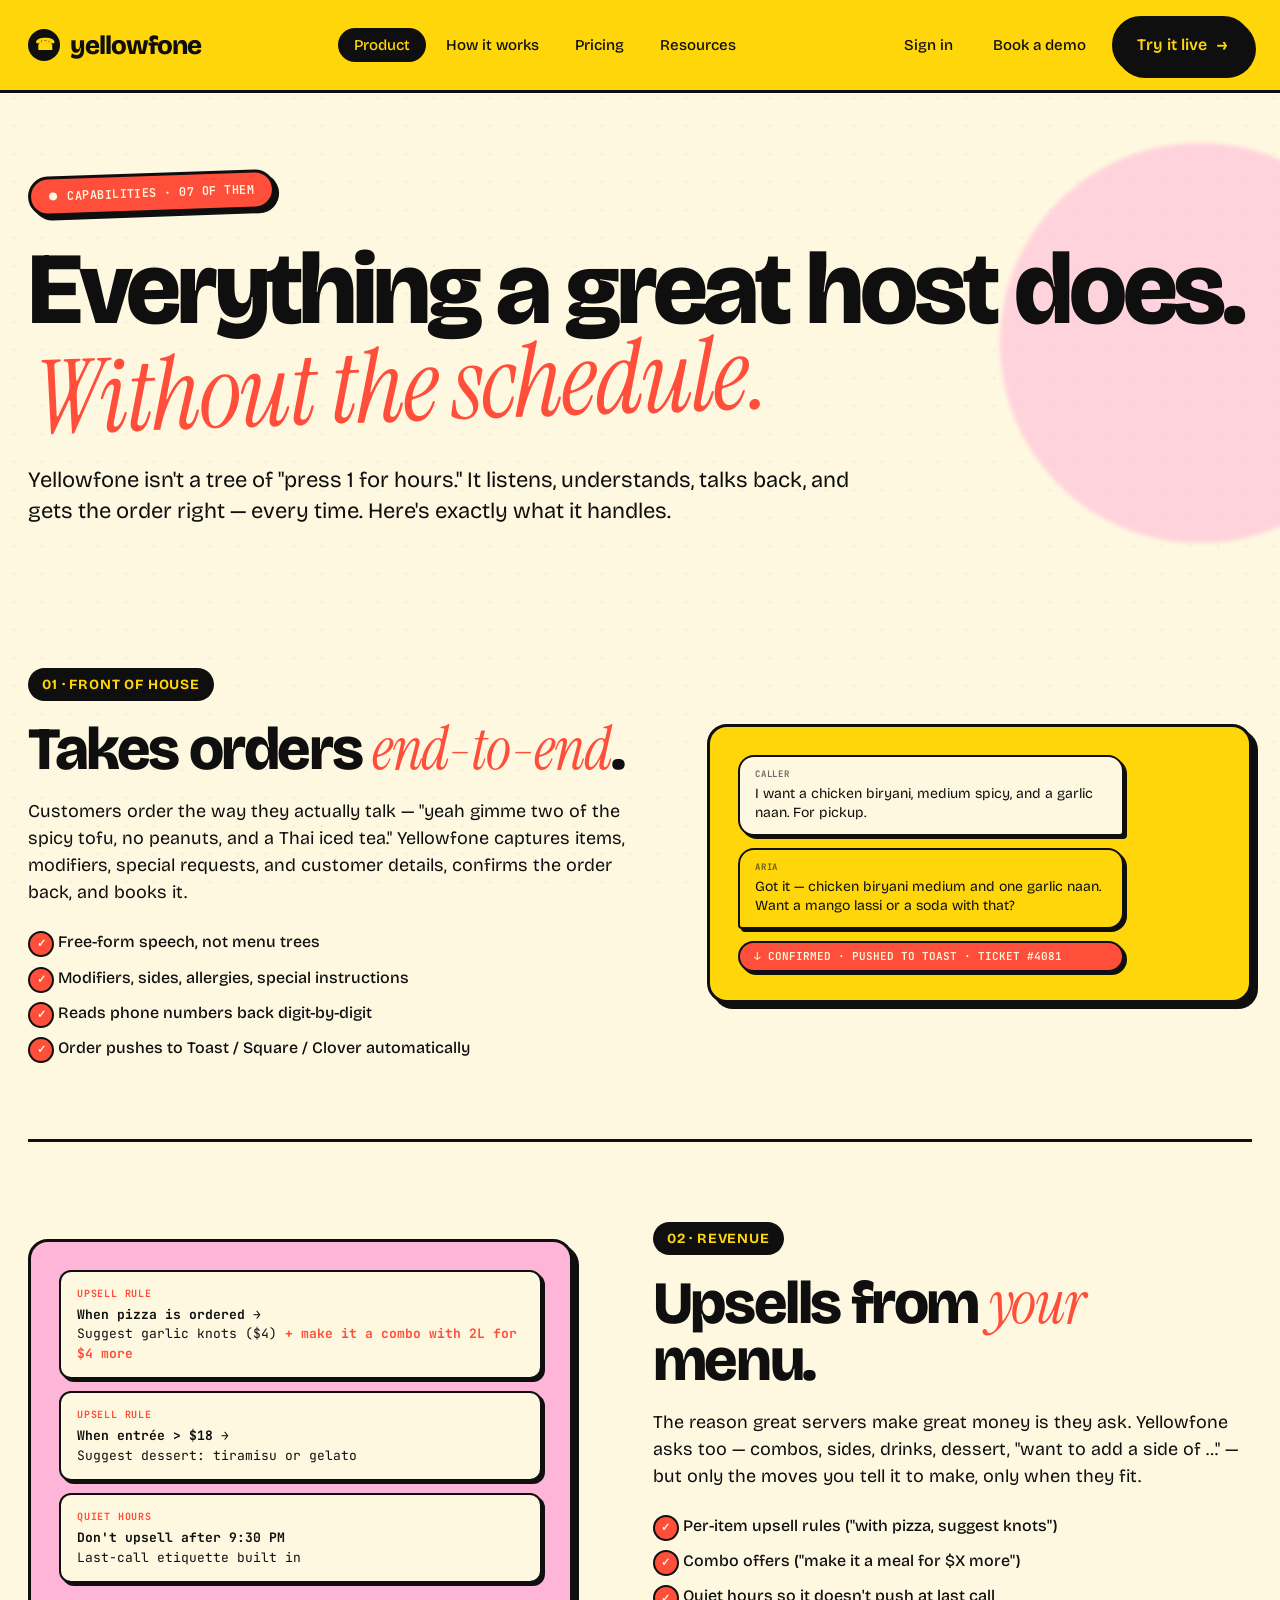
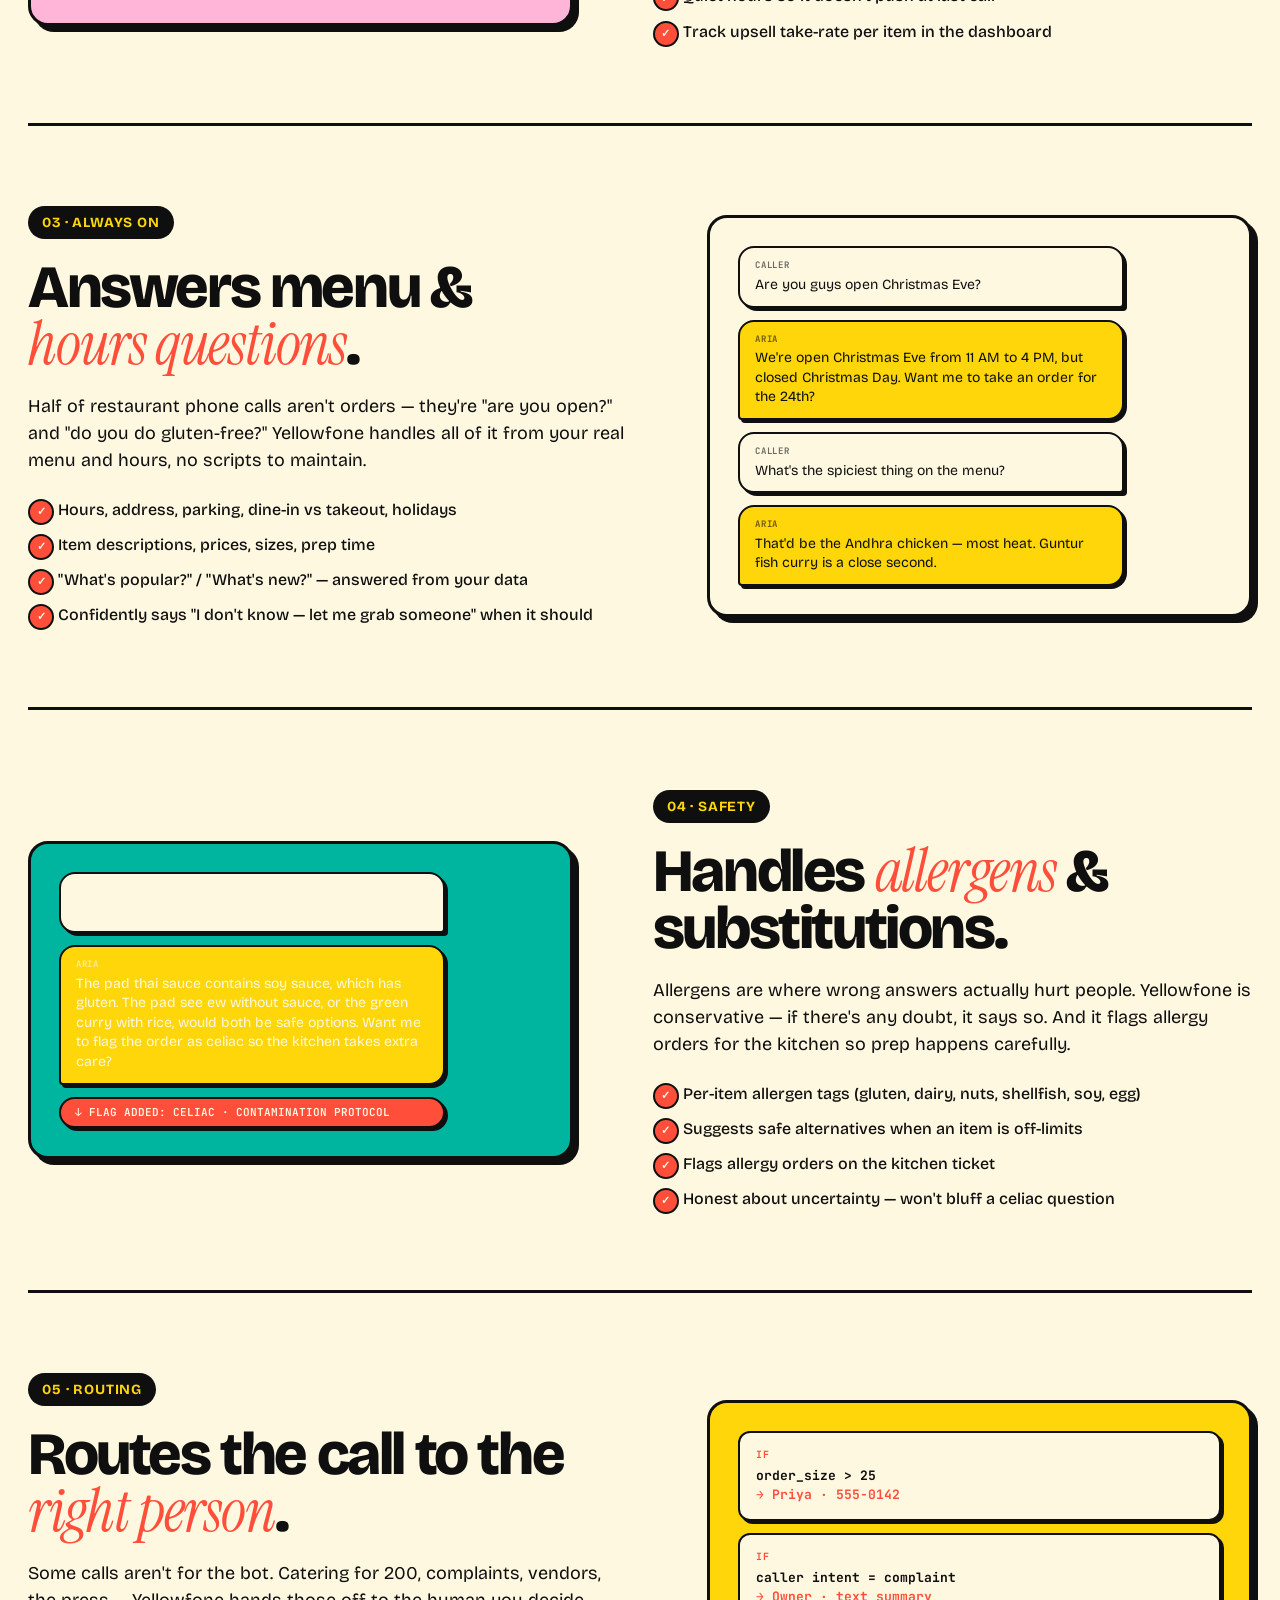
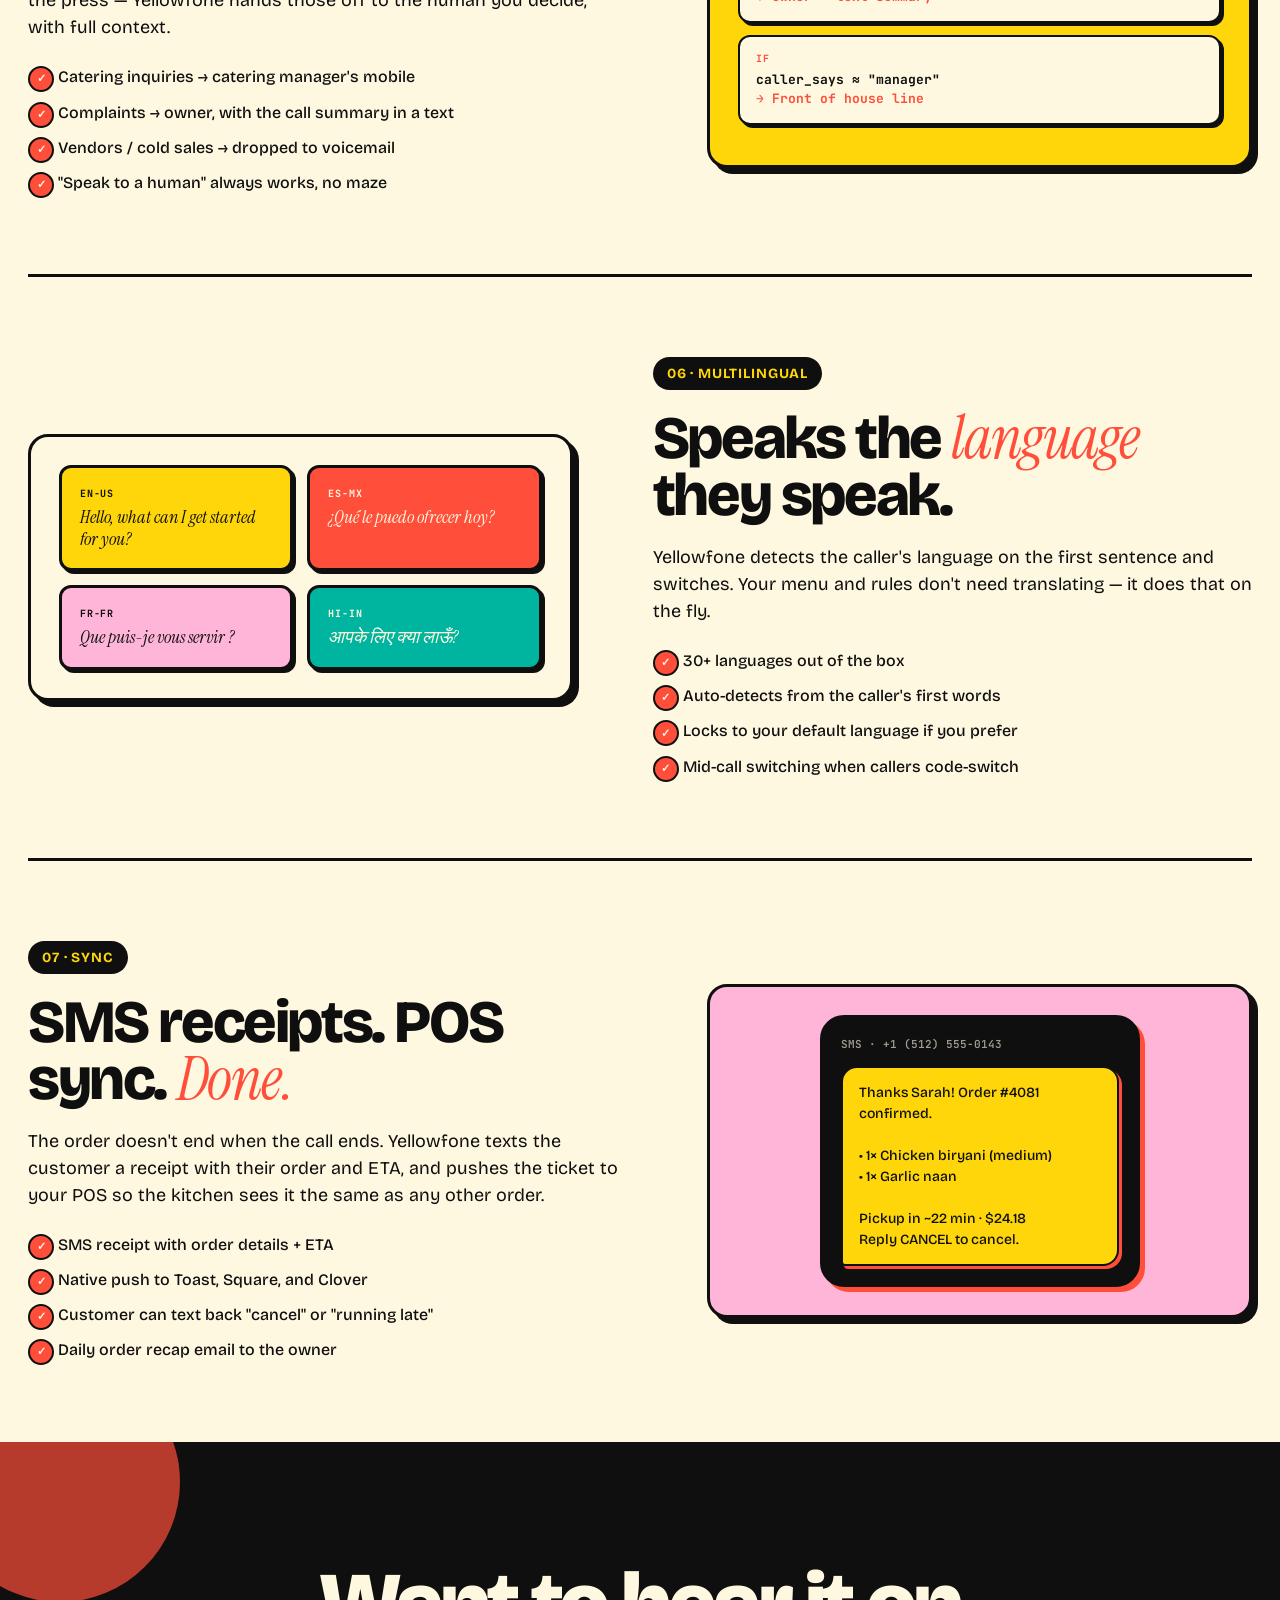
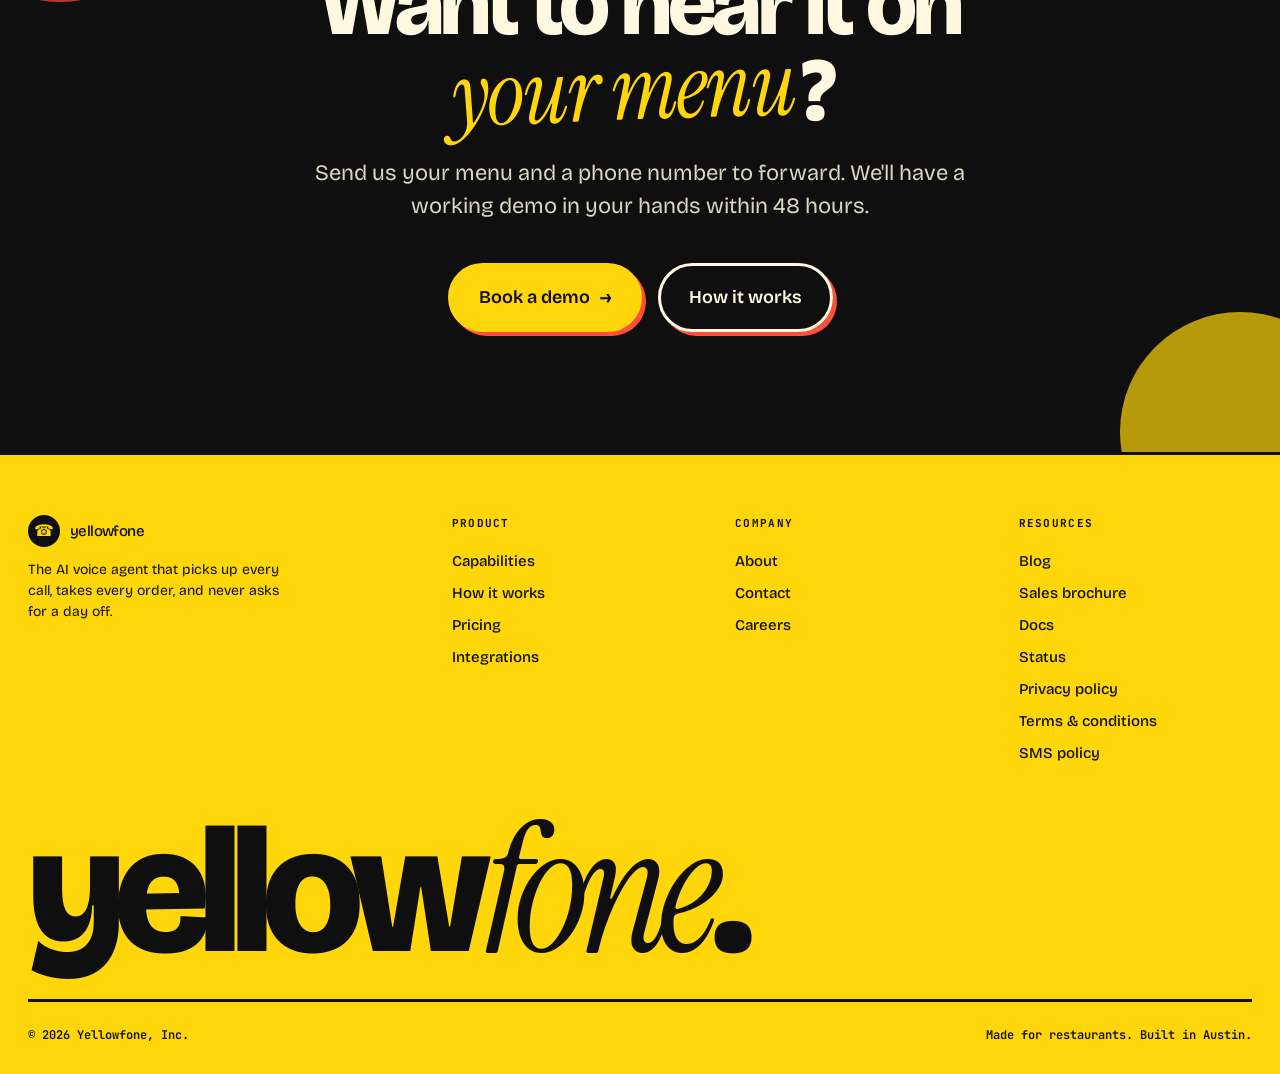
<file: product.html>
<!DOCTYPE html>
<html lang="en">
<head>
<meta charset="UTF-8">
<meta name="viewport" content="width=device-width, initial-scale=1.0">
<title>Product — Yellowfone</title>
<meta name="description" content="Seven things Yellowfone does on every call: takes orders, upsells, answers questions, handles allergens, routes calls, speaks any language, syncs to your POS.">
<link rel="stylesheet" href="css/styles.css">
</head>
<body data-page="product">

<div id="nav-mount"></div>

<!-- PAGE HERO -->
<section class="page-hero">
  <div class="blob blob-1"></div>
  <div class="container">
    <span class="ribbon"><span class="ribbon-dot"></span> Capabilities · 07 of them</span>
    <h1>Everything a great host does.<br><em>Without the schedule.</em></h1>
    <p class="lede">
      Yellowfone isn't a tree of "press 1 for hours." It listens, understands, talks back, and gets the order right — every time. Here's exactly what it handles.
    </p>
  </div>
</section>

<div class="container">

  <!-- 01 -->
  <div class="cap-row">
    <div class="cap-text">
      <span class="cap-num">01 · front of house</span>
      <h2>Takes orders <em>end-to-end</em>.</h2>
      <p>Customers order the way they actually talk — "yeah gimme two of the spicy tofu, no peanuts, and a Thai iced tea." Yellowfone captures items, modifiers, special requests, and customer details, confirms the order back, and books it.</p>
      <ul class="cap-list">
        <li>Free-form speech, not menu trees</li>
        <li>Modifiers, sides, allergies, special instructions</li>
        <li>Reads phone numbers back digit-by-digit</li>
        <li>Order pushes to Toast / Square / Clover automatically</li>
      </ul>
    </div>
    <div class="cap-visual yellow">
      <div class="bubble caller" style="margin-bottom: 12px;">
        <div class="who">Caller</div>
        I want a chicken biryani, medium spicy, and a garlic naan. For pickup.
      </div>
      <div class="bubble agent" style="margin-bottom: 12px;">
        <div class="who">Aria</div>
        Got it — chicken biryani medium and one garlic naan. Want a mango lassi or a soda with that?
      </div>
      <div class="bubble tool">↓ confirmed · pushed to Toast · ticket #4081</div>
    </div>
  </div>

  <!-- 02 -->
  <div class="cap-row flip">
    <div class="cap-visual pink">
      <div class="rule-card">
        <div class="rule-label">Upsell rule</div>
        <strong>When pizza is ordered →</strong><br>
        Suggest garlic knots ($4) <span style="color: var(--coral); font-weight: 700;">+ make it a combo with 2L for $4 more</span>
      </div>
      <div class="rule-card">
        <div class="rule-label">Upsell rule</div>
        <strong>When entrée &gt; $18 →</strong><br>
        Suggest dessert: tiramisu or gelato
      </div>
      <div class="rule-card">
        <div class="rule-label">Quiet hours</div>
        <strong>Don't upsell after 9:30 PM</strong><br>
        Last-call etiquette built in
      </div>
    </div>
    <div class="cap-text">
      <span class="cap-num">02 · revenue</span>
      <h2>Upsells from <em>your</em> menu.</h2>
      <p>The reason great servers make great money is they ask. Yellowfone asks too — combos, sides, drinks, dessert, "want to add a side of …" — but only the moves you tell it to make, only when they fit.</p>
      <ul class="cap-list">
        <li>Per-item upsell rules ("with pizza, suggest knots")</li>
        <li>Combo offers ("make it a meal for $X more")</li>
        <li>Quiet hours so it doesn't push at last call</li>
        <li>Track upsell take-rate per item in the dashboard</li>
      </ul>
    </div>
  </div>

  <!-- 03 -->
  <div class="cap-row">
    <div class="cap-text">
      <span class="cap-num">03 · always on</span>
      <h2>Answers menu &amp; <em>hours questions</em>.</h2>
      <p>Half of restaurant phone calls aren't orders — they're "are you open?" and "do you do gluten-free?" Yellowfone handles all of it from your real menu and hours, no scripts to maintain.</p>
      <ul class="cap-list">
        <li>Hours, address, parking, dine-in vs takeout, holidays</li>
        <li>Item descriptions, prices, sizes, prep time</li>
        <li>"What's popular?" / "What's new?" — answered from your data</li>
        <li>Confidently says "I don't know — let me grab someone" when it should</li>
      </ul>
    </div>
    <div class="cap-visual">
      <div class="bubble caller" style="margin-bottom: 12px;">
        <div class="who">Caller</div>
        Are you guys open Christmas Eve?
      </div>
      <div class="bubble agent" style="margin-bottom: 12px;">
        <div class="who">Aria</div>
        We're open Christmas Eve from 11 AM to 4 PM, but closed Christmas Day. Want me to take an order for the 24th?
      </div>
      <div class="bubble caller" style="margin-bottom: 12px;">
        <div class="who">Caller</div>
        What's the spiciest thing on the menu?
      </div>
      <div class="bubble agent">
        <div class="who">Aria</div>
        That'd be the Andhra chicken — most heat. Guntur fish curry is a close second.
      </div>
    </div>
  </div>

  <!-- 04 -->
  <div class="cap-row flip">
    <div class="cap-visual teal">
      <div class="bubble caller" style="margin-bottom: 12px;">
        <div class="who">Caller</div>
        Is the pad thai gluten-free? My kid has celiac.
      </div>
      <div class="bubble agent" style="margin-bottom: 12px;">
        <div class="who">Aria</div>
        The pad thai sauce contains soy sauce, which has gluten. The pad see ew without sauce, or the green curry with rice, would both be safe options. Want me to flag the order as celiac so the kitchen takes extra care?
      </div>
      <div class="bubble tool">↓ flag added: CELIAC · contamination protocol</div>
    </div>
    <div class="cap-text">
      <span class="cap-num">04 · safety</span>
      <h2>Handles <em>allergens</em> &amp; substitutions.</h2>
      <p>Allergens are where wrong answers actually hurt people. Yellowfone is conservative — if there's any doubt, it says so. And it flags allergy orders for the kitchen so prep happens carefully.</p>
      <ul class="cap-list">
        <li>Per-item allergen tags (gluten, dairy, nuts, shellfish, soy, egg)</li>
        <li>Suggests safe alternatives when an item is off-limits</li>
        <li>Flags allergy orders on the kitchen ticket</li>
        <li>Honest about uncertainty — won't bluff a celiac question</li>
      </ul>
    </div>
  </div>

  <!-- 05 -->
  <div class="cap-row">
    <div class="cap-text">
      <span class="cap-num">05 · routing</span>
      <h2>Routes the call to the <em>right person</em>.</h2>
      <p>Some calls aren't for the bot. Catering for 200, complaints, vendors, the press — Yellowfone hands those off to the human you decide, with full context.</p>
      <ul class="cap-list">
        <li>Catering inquiries → catering manager's mobile</li>
        <li>Complaints → owner, with the call summary in a text</li>
        <li>Vendors / cold sales → dropped to voicemail</li>
        <li>"Speak to a human" always works, no maze</li>
      </ul>
    </div>
    <div class="cap-visual yellow">
      <div class="rule-card">
        <div class="rule-label">if</div>
        <strong>order_size &gt; 25</strong><br>
        <span style="color: var(--coral); font-weight: 700;">→ Priya · 555-0142</span>
      </div>
      <div class="rule-card">
        <div class="rule-label">if</div>
        <strong>caller intent = complaint</strong><br>
        <span style="color: var(--coral); font-weight: 700;">→ Owner · text summary</span>
      </div>
      <div class="rule-card">
        <div class="rule-label">if</div>
        <strong>caller_says ≈ "manager"</strong><br>
        <span style="color: var(--coral); font-weight: 700;">→ Front of house line</span>
      </div>
    </div>
  </div>

  <!-- 06 -->
  <div class="cap-row flip">
    <div class="cap-visual">
      <div style="display: grid; grid-template-columns: 1fr 1fr; gap: 14px;">
        <div style="padding: 18px; background: var(--yellow); border: 3px solid var(--ink); border-radius: 12px; box-shadow: 3px 3px 0 var(--ink);">
          <div style="font-family: var(--mono); font-size: 10px; font-weight: 700; letter-spacing: 0.08em; margin-bottom: 6px;">EN-US</div>
          <div style="font-family: var(--serif); font-style: italic; font-size: 18px; line-height: 1.2;">Hello, what can I get started for you?</div>
        </div>
        <div style="padding: 18px; background: var(--coral); color: var(--cream); border: 3px solid var(--ink); border-radius: 12px; box-shadow: 3px 3px 0 var(--ink);">
          <div style="font-family: var(--mono); font-size: 10px; font-weight: 700; letter-spacing: 0.08em; margin-bottom: 6px;">ES-MX</div>
          <div style="font-family: var(--serif); font-style: italic; font-size: 18px; line-height: 1.2;">¿Qué le puedo ofrecer hoy?</div>
        </div>
        <div style="padding: 18px; background: var(--pink); border: 3px solid var(--ink); border-radius: 12px; box-shadow: 3px 3px 0 var(--ink);">
          <div style="font-family: var(--mono); font-size: 10px; font-weight: 700; letter-spacing: 0.08em; margin-bottom: 6px;">FR-FR</div>
          <div style="font-family: var(--serif); font-style: italic; font-size: 18px; line-height: 1.2;">Que puis-je vous servir ?</div>
        </div>
        <div style="padding: 18px; background: var(--teal); color: var(--cream); border: 3px solid var(--ink); border-radius: 12px; box-shadow: 3px 3px 0 var(--ink);">
          <div style="font-family: var(--mono); font-size: 10px; font-weight: 700; letter-spacing: 0.08em; margin-bottom: 6px;">HI-IN</div>
          <div style="font-family: var(--serif); font-style: italic; font-size: 18px; line-height: 1.2;">आपके लिए क्या लाऊँ?</div>
        </div>
      </div>
    </div>
    <div class="cap-text">
      <span class="cap-num">06 · multilingual</span>
      <h2>Speaks the <em>language</em> they speak.</h2>
      <p>Yellowfone detects the caller's language on the first sentence and switches. Your menu and rules don't need translating — it does that on the fly.</p>
      <ul class="cap-list">
        <li>30+ languages out of the box</li>
        <li>Auto-detects from the caller's first words</li>
        <li>Locks to your default language if you prefer</li>
        <li>Mid-call switching when callers code-switch</li>
      </ul>
    </div>
  </div>

  <!-- 07 -->
  <div class="cap-row">
    <div class="cap-text">
      <span class="cap-num">07 · sync</span>
      <h2>SMS receipts. POS sync. <em>Done.</em></h2>
      <p>The order doesn't end when the call ends. Yellowfone texts the customer a receipt with their order and ETA, and pushes the ticket to your POS so the kitchen sees it the same as any other order.</p>
      <ul class="cap-list">
        <li>SMS receipt with order details + ETA</li>
        <li>Native push to Toast, Square, and Clover</li>
        <li>Customer can text back "cancel" or "running late"</li>
        <li>Daily order recap email to the owner</li>
      </ul>
    </div>
    <div class="cap-visual pink">
      <div style="background: var(--ink); border: 3px solid var(--ink); border-radius: 24px; padding: 18px; max-width: 320px; margin: 0 auto; box-shadow: 5px 5px 0 var(--coral);">
        <div style="font-family: var(--mono); color: var(--cream); opacity: 0.6; font-size: 11px; margin-bottom: 14px; font-weight: 600;">SMS · +1 (512) 555-0143</div>
        <div style="background: var(--yellow); color: var(--ink); padding: 14px 16px; border: 2px solid var(--ink); border-radius: 16px; border-bottom-left-radius: 4px; font-size: 14px; line-height: 1.5; font-weight: 500; box-shadow: 3px 3px 0 var(--coral);">
          Thanks Sarah! Order #4081 confirmed.<br><br>
          • 1× Chicken biryani (medium)<br>
          • 1× Garlic naan<br><br>
          Pickup in ~22 min · $24.18<br>
          Reply CANCEL to cancel.
        </div>
      </div>
    </div>
  </div>

</div>

<!-- CTA -->
<section class="cta">
  <div class="container cta-inner">
    <h2>Want to hear it on <em>your menu</em>?</h2>
    <p>Send us your menu and a phone number to forward. We'll have a working demo in your hands within 48 hours.</p>
    <div class="cta-buttons">
      <a href="contact.html" class="btn btn-primary btn-lg btn-arrow">Book a demo</a>
      <a href="how-it-works.html" class="btn btn-ghost btn-lg">How it works</a>
    </div>
  </div>
</section>

<div id="footer-mount"></div>
<script src="js/site.js"></script>
</body>
</html>
</file>
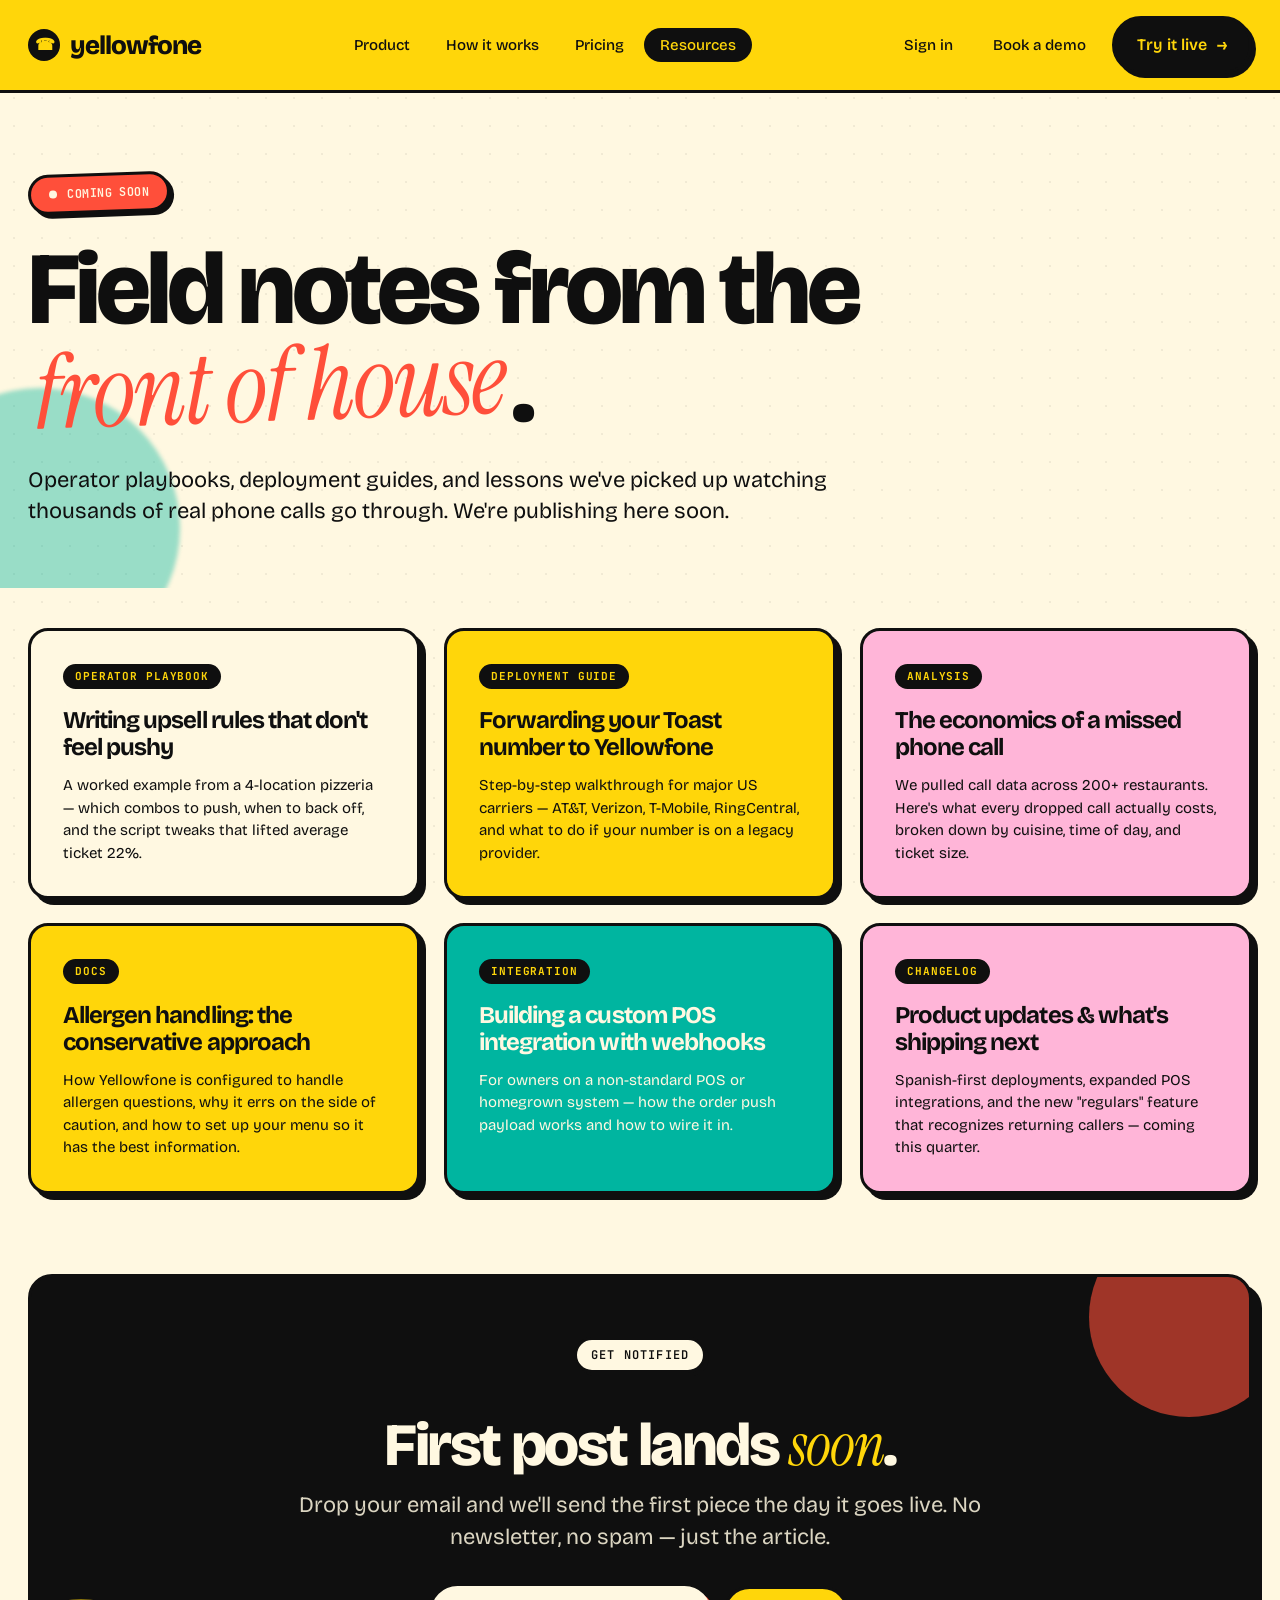
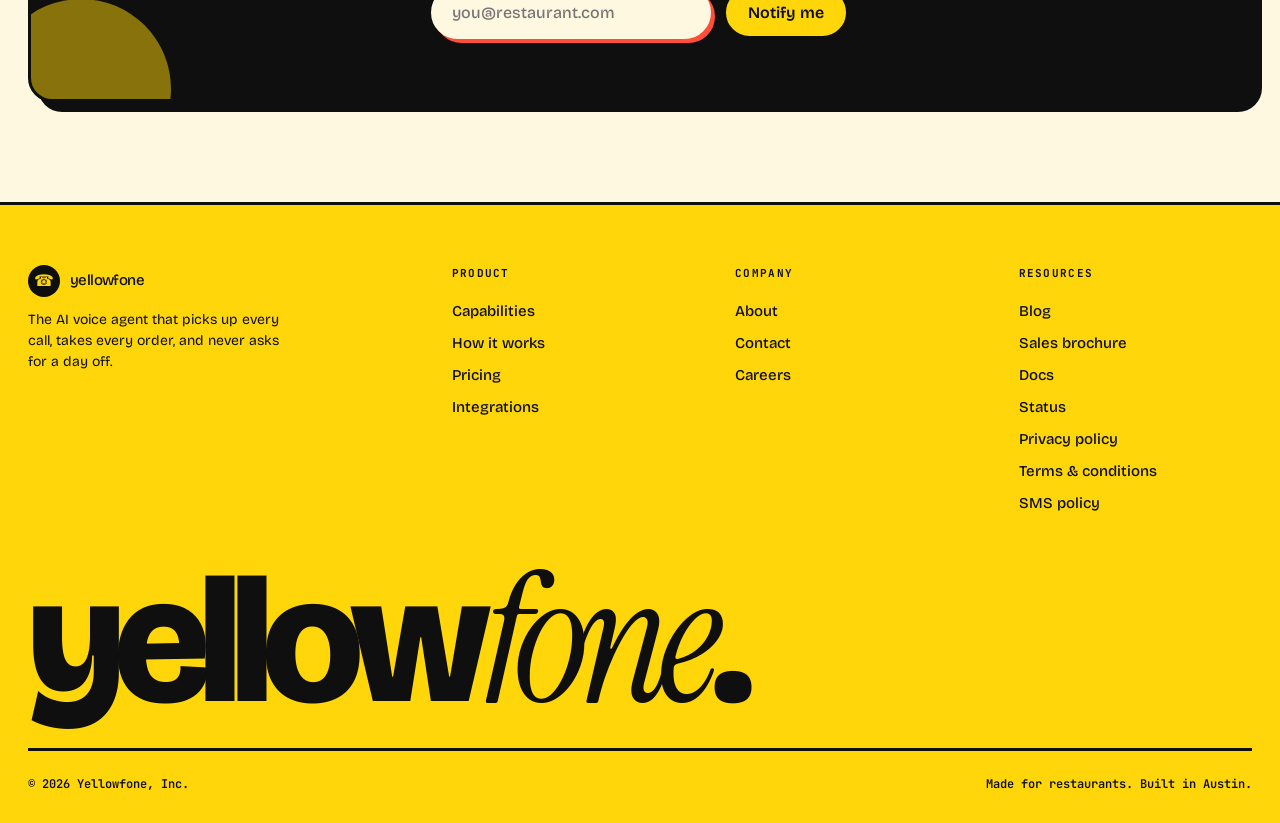
<file: resources.html>
<!DOCTYPE html>
<html lang="en">
<head>
<meta charset="UTF-8">
<meta name="viewport" content="width=device-width, initial-scale=1.0">
<title>Resources — Yellowfone</title>
<meta name="description" content="Field notes, deployment guides, and product updates for restaurants running Yellowfone.">
<link rel="stylesheet" href="css/styles.css">
</head>
<body data-page="resources">

<div id="nav-mount"></div>

<section class="page-hero">
  <div class="blob blob-2"></div>
  <div class="container">
    <span class="ribbon"><span class="ribbon-dot"></span> Coming soon</span>
    <h1>Field notes from the<br><em>front of house</em>.</h1>
    <p class="lede">
      Operator playbooks, deployment guides, and lessons we've picked up watching thousands of real phone calls go through. We're publishing here soon.
    </p>
  </div>
</section>

<section style="padding-top: 0;">
  <div class="container">

    <div class="res-grid">

      <article class="res-card">
        <span class="res-tag">Operator playbook</span>
        <h3>Writing upsell rules that don't feel pushy</h3>
        <p>A worked example from a 4-location pizzeria — which combos to push, when to back off, and the script tweaks that lifted average ticket 22%.</p>
      </article>

      <article class="res-card">
        <span class="res-tag">Deployment guide</span>
        <h3>Forwarding your Toast number to Yellowfone</h3>
        <p>Step-by-step walkthrough for major US carriers — AT&amp;T, Verizon, T-Mobile, RingCentral, and what to do if your number is on a legacy provider.</p>
      </article>

      <article class="res-card">
        <span class="res-tag">Analysis</span>
        <h3>The economics of a missed phone call</h3>
        <p>We pulled call data across 200+ restaurants. Here's what every dropped call actually costs, broken down by cuisine, time of day, and ticket size.</p>
      </article>

      <article class="res-card">
        <span class="res-tag">Docs</span>
        <h3>Allergen handling: the conservative approach</h3>
        <p>How Yellowfone is configured to handle allergen questions, why it errs on the side of caution, and how to set up your menu so it has the best information.</p>
      </article>

      <article class="res-card">
        <span class="res-tag">Integration</span>
        <h3>Building a custom POS integration with webhooks</h3>
        <p>For owners on a non-standard POS or homegrown system — how the order push payload works and how to wire it in.</p>
      </article>

      <article class="res-card">
        <span class="res-tag">Changelog</span>
        <h3>Product updates &amp; what's shipping next</h3>
        <p>Spanish-first deployments, expanded POS integrations, and the new "regulars" feature that recognizes returning callers — coming this quarter.</p>
      </article>

    </div>

    <!-- Newsletter -->
    <div style="margin-top: 80px; padding: 60px; background: var(--ink); color: var(--cream); border: 3px solid var(--ink); border-radius: 24px; text-align: center; box-shadow: var(--shadow-lg); position: relative; overflow: hidden;">
      <div style="position: absolute; top: -60px; right: -40px; width: 200px; height: 200px; background: var(--coral); border-radius: 50%; opacity: 0.6;"></div>
      <div style="position: absolute; bottom: -80px; left: -40px; width: 180px; height: 180px; background: var(--yellow); border-radius: 50%; opacity: 0.5;"></div>

      <div style="position: relative; z-index: 1;">
        <span class="section-tag">Get notified</span>
        <h2 style="margin: 16px auto 16px; max-width: 22ch; font-size: clamp(36px, 5vw, 60px);">First post lands <em style="color: var(--yellow);">soon</em>.</h2>
        <p class="lede" style="margin: 0 auto 32px; opacity: 0.85;">Drop your email and we'll send the first piece the day it goes live. No newsletter, no spam — just the article.</p>
        <form style="display: inline-flex; gap: 12px; flex-wrap: wrap; justify-content: center;" onsubmit="event.preventDefault(); this.querySelector('button').textContent='✓ Got it';">
          <input type="email" placeholder="you@restaurant.com" required style="padding: 14px 18px; background: var(--cream); border: 3px solid var(--cream); border-radius: 100px; color: var(--ink); font-family: var(--display); font-size: 16px; font-weight: 500; min-width: 280px; box-shadow: 4px 4px 0 var(--coral);">
          <button type="submit" class="btn btn-yellow">Notify me</button>
        </form>
      </div>
    </div>

  </div>
</section>

<div id="footer-mount"></div>
<script src="js/site.js"></script>
</body>
</html>
</file>
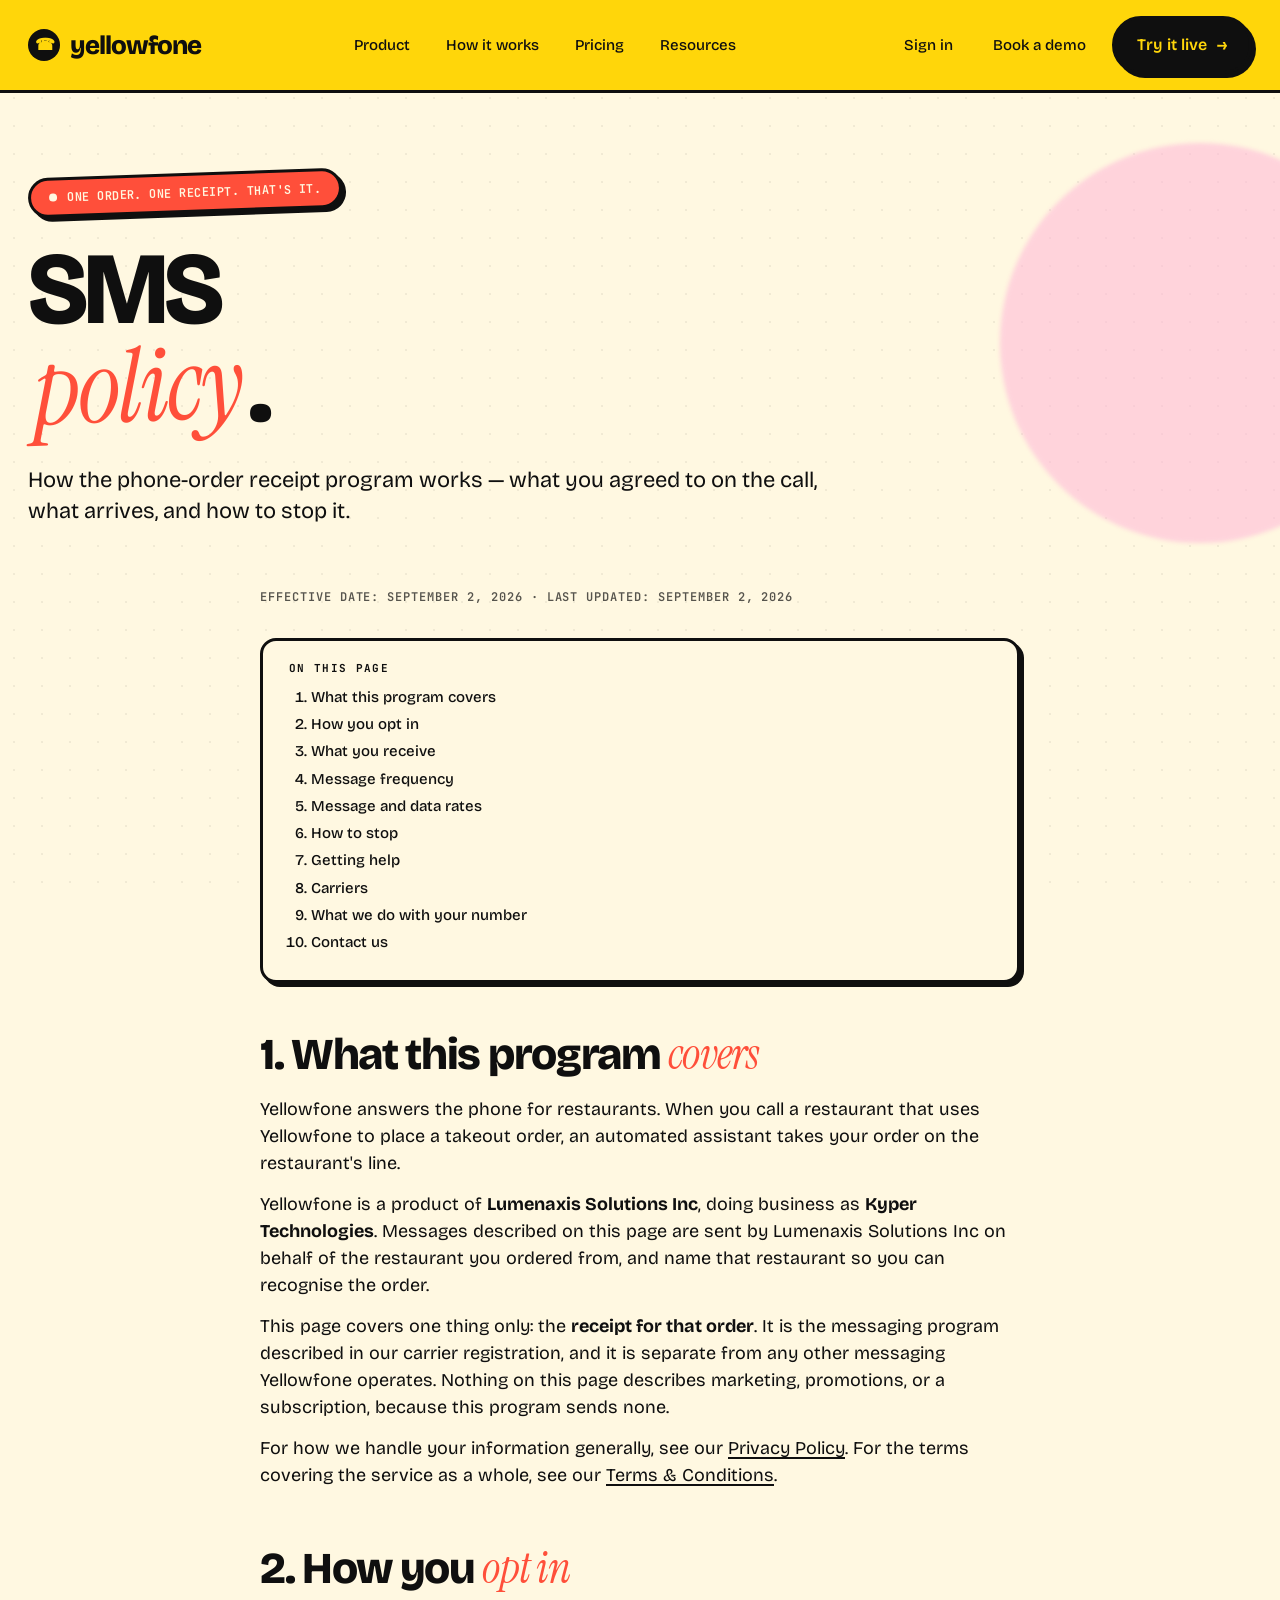
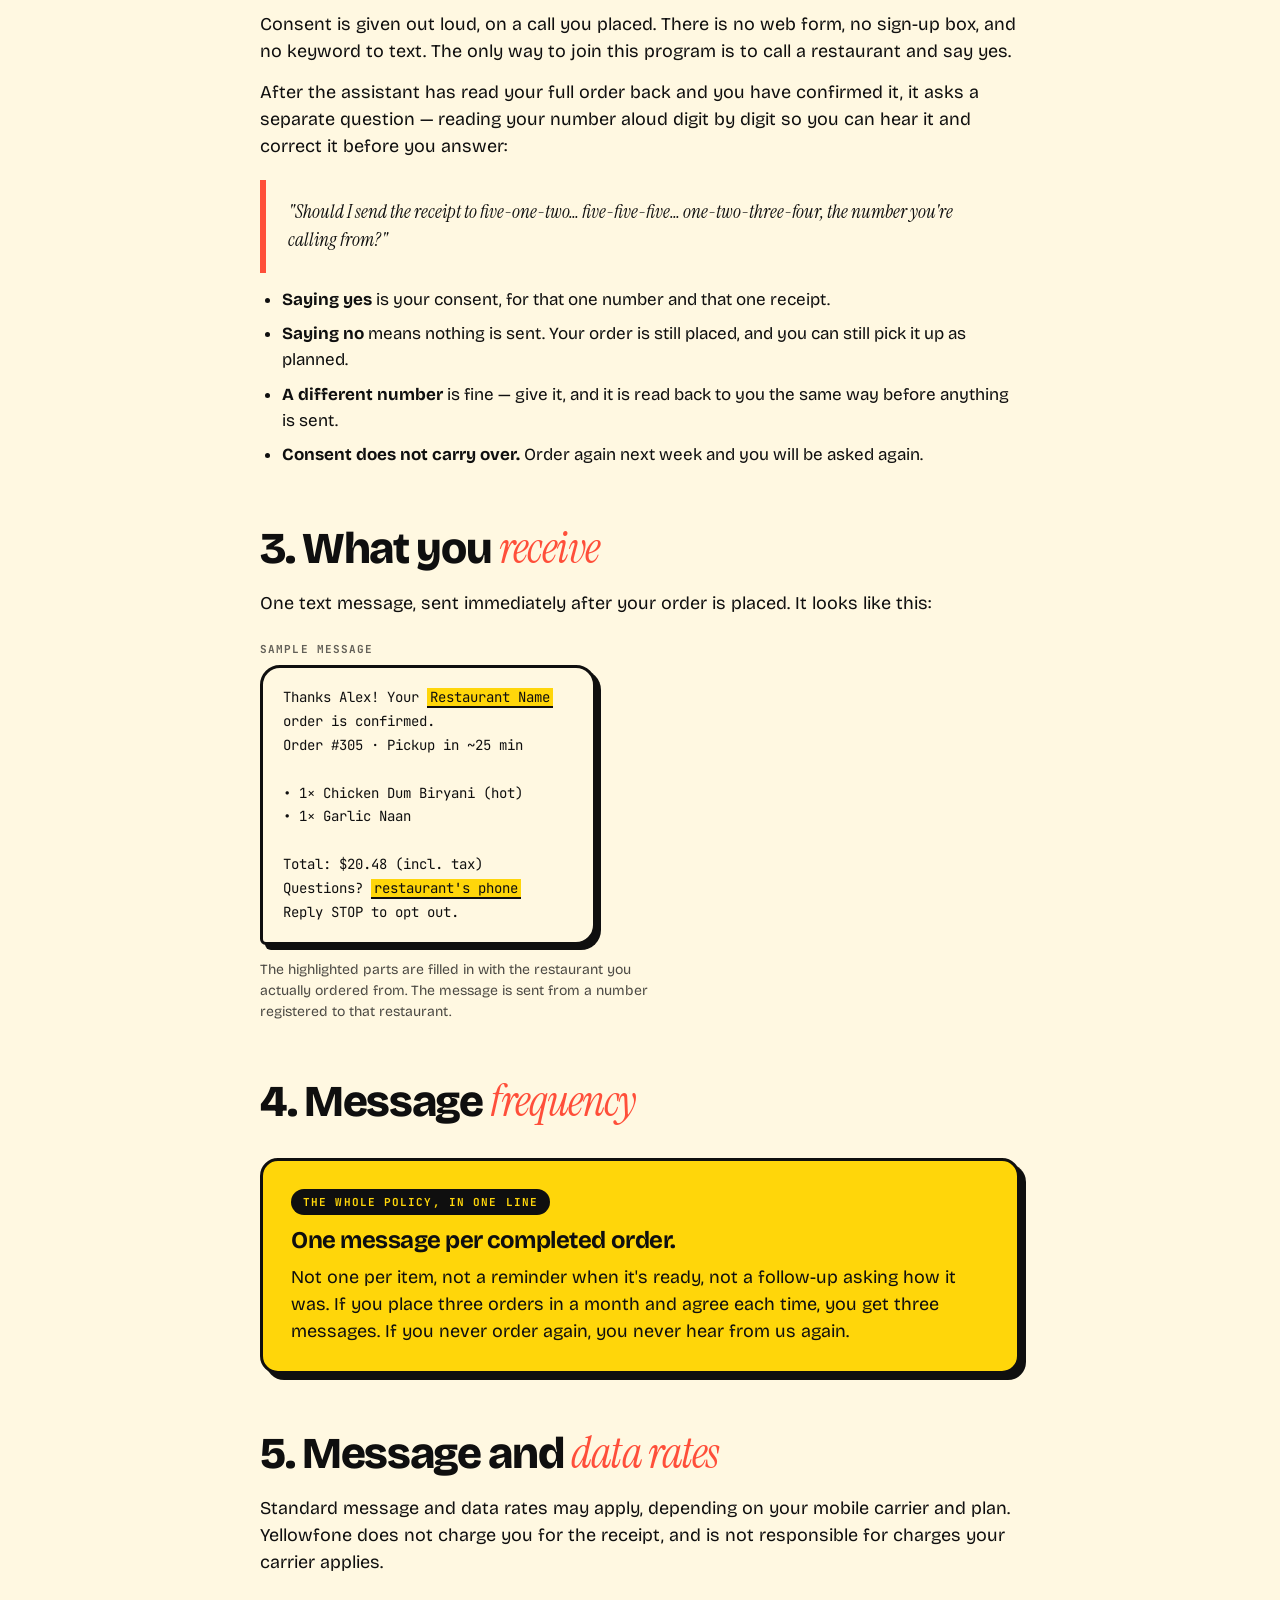
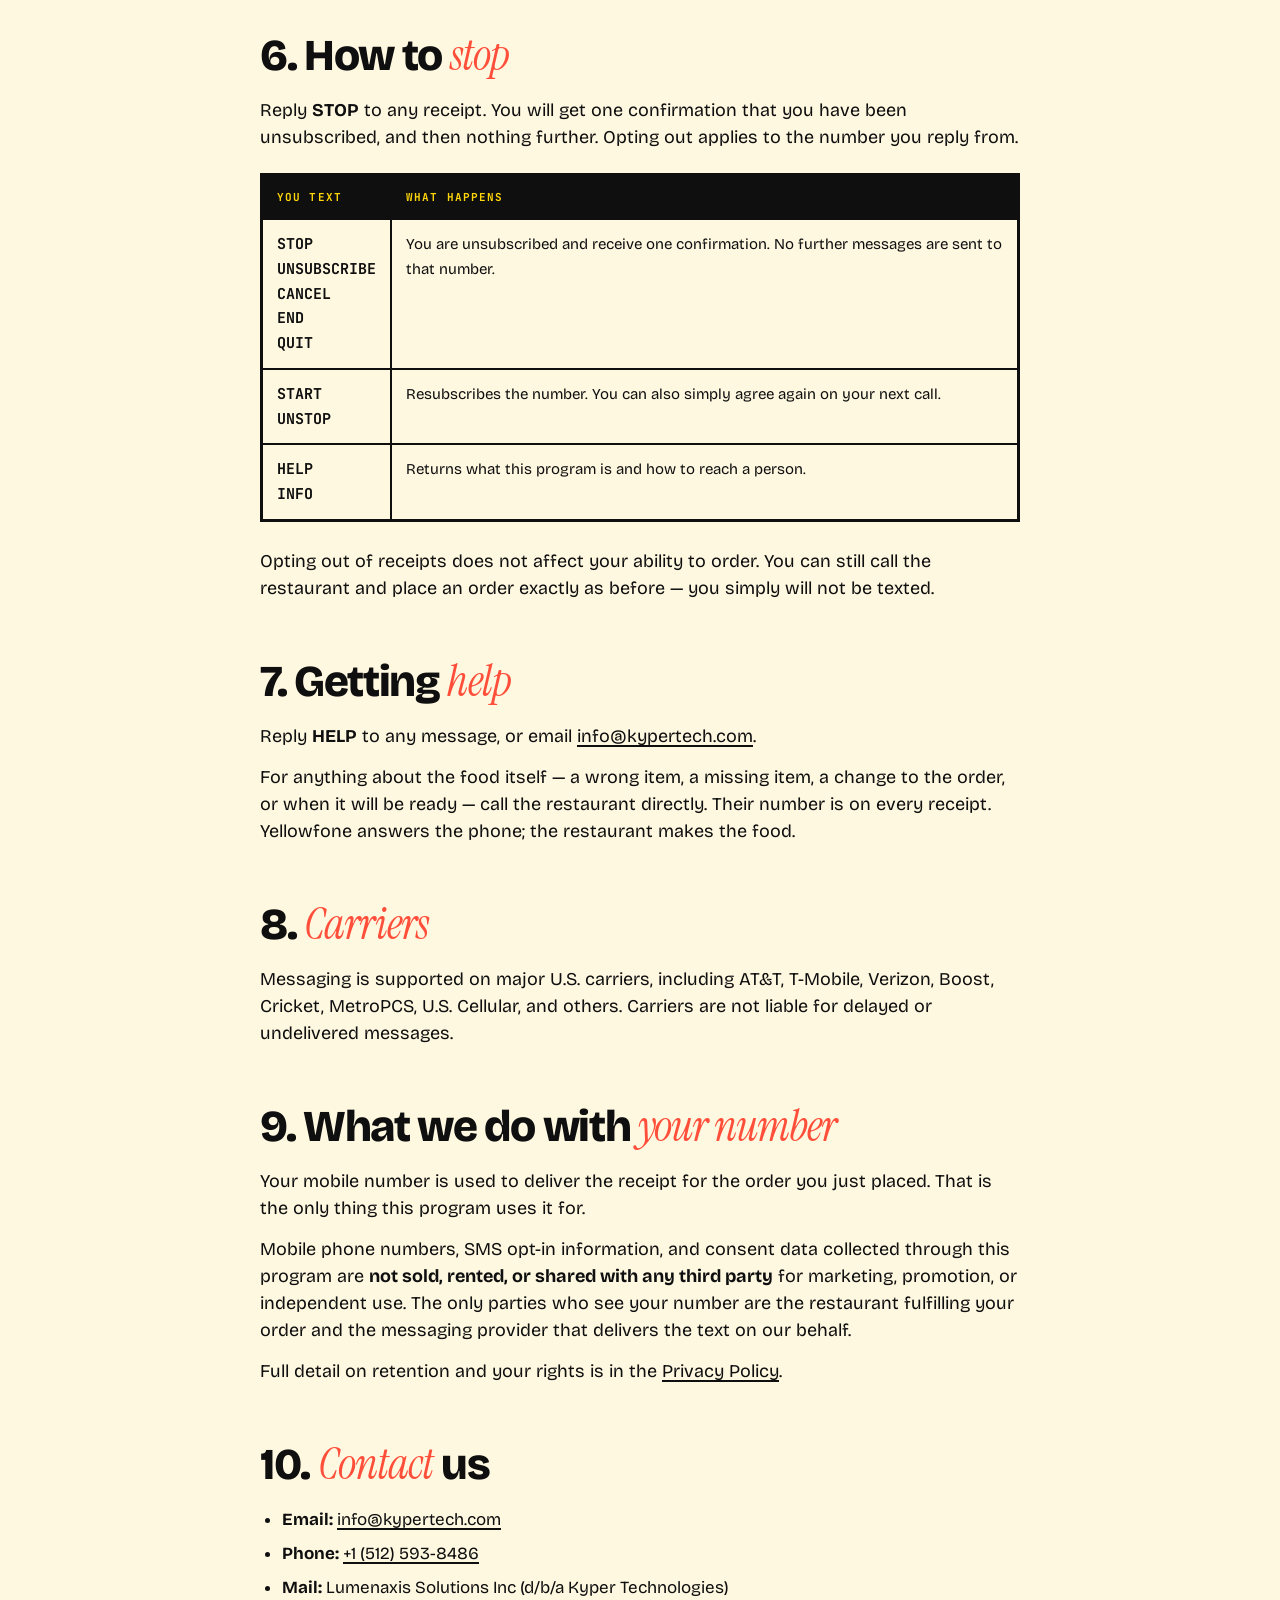
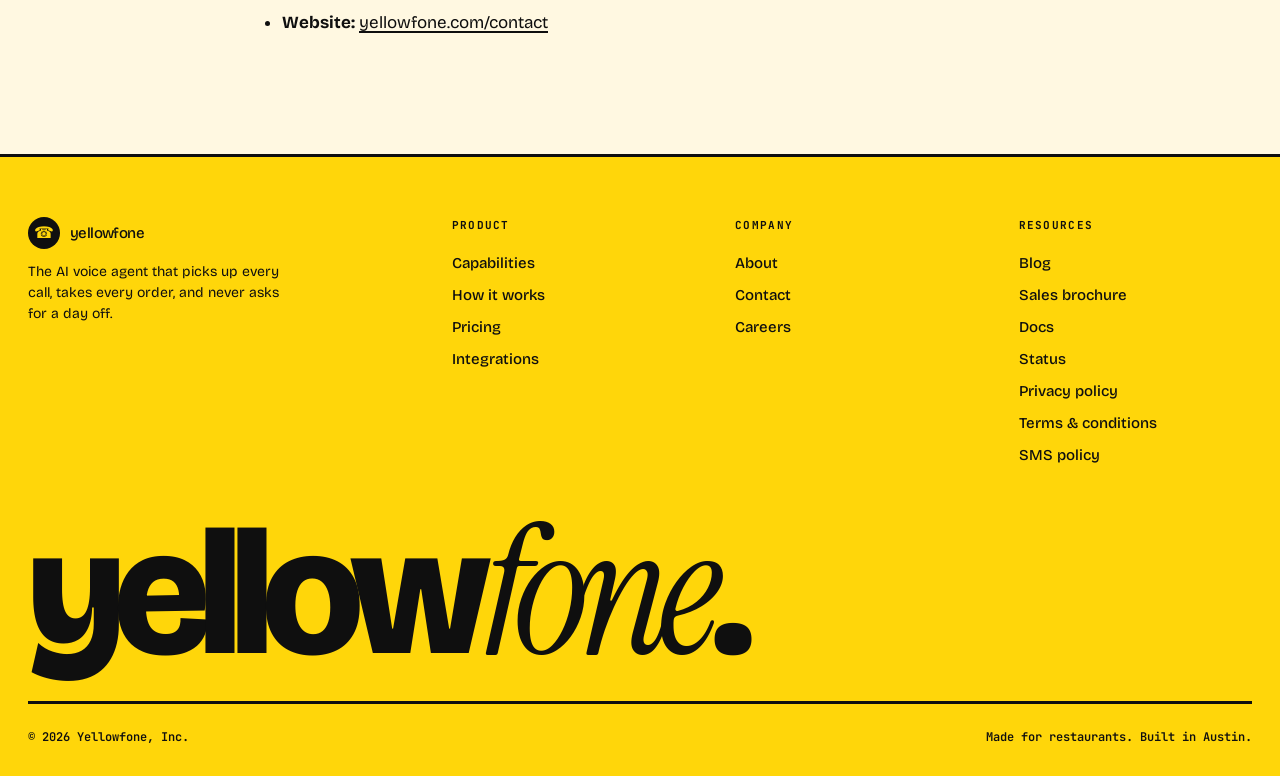
<file: sms-policy.html>
<!DOCTYPE html>
<html lang="en">
<head>
<meta charset="UTF-8">
<meta name="viewport" content="width=device-width, initial-scale=1.0">
<title>SMS Policy — Yellowfone</title>
<meta name="description" content="How the Yellowfone phone-order receipt program works: verbal opt-in, one message per order, and how to stop.">
<link rel="stylesheet" href="css/styles.css">
<style>
  .legal {
    max-width: 760px;
    margin: 0 auto;
    font-size: 17px;
    line-height: 1.65;
  }
  .legal .meta {
    font-family: var(--mono);
    font-size: 12px;
    font-weight: 600;
    letter-spacing: 0.08em;
    text-transform: uppercase;
    opacity: 0.7;
    margin-bottom: 32px;
  }
  .legal h2 {
    font-size: clamp(28px, 4vw, 44px);
    margin: 56px 0 18px;
    letter-spacing: -0.03em;
    font-weight: 800;
    line-height: 1.05;
  }
  .legal h2:first-of-type { margin-top: 0; }
  .legal h2 em {
    font-family: var(--serif);
    font-style: italic;
    font-weight: 400;
    color: var(--coral);
  }
  .legal h3 {
    font-size: 22px;
    font-weight: 700;
    margin: 28px 0 10px;
    letter-spacing: -0.02em;
  }
  .legal p { margin-bottom: 14px; }
  .legal ul, .legal ol {
    margin: 0 0 18px 0;
    padding-left: 22px;
  }
  .legal li {
    margin-bottom: 8px;
    line-height: 1.55;
  }
  .legal a {
    text-decoration: underline;
    text-underline-offset: 3px;
    text-decoration-thickness: 2px;
  }
  .legal-toc {
    background: var(--cream);
    border: 3px solid var(--ink);
    border-radius: 16px;
    padding: 22px 26px;
    box-shadow: 4px 4px 0 var(--ink);
    margin: 0 0 48px;
  }
  .legal-toc h4 {
    font-family: var(--mono);
    font-size: 11px;
    font-weight: 700;
    letter-spacing: 0.12em;
    text-transform: uppercase;
    margin-bottom: 12px;
  }
  .legal-toc ol {
    list-style: decimal;
    padding-left: 22px;
    margin: 0;
  }
  .legal-toc li { margin: 4px 0; font-weight: 500; font-size: 15px; }
  .legal-toc a { text-decoration: none; }
  .legal-toc a:hover { text-decoration: underline; text-decoration-thickness: 2px; text-underline-offset: 3px; }

  .callout {
    background: var(--yellow);
    border: 3px solid var(--ink);
    border-radius: 18px;
    padding: 26px 28px;
    box-shadow: 6px 6px 0 var(--ink);
    margin: 32px 0;
  }
  .callout .lbl {
    display: inline-block;
    font-family: var(--mono);
    font-size: 11px;
    font-weight: 700;
    letter-spacing: 0.1em;
    text-transform: uppercase;
    background: var(--ink);
    color: var(--yellow);
    padding: 4px 12px;
    border-radius: 100px;
    margin-bottom: 14px;
  }
  .callout h3 { margin: 0 0 12px; font-size: 24px; }
  .callout p:last-child { margin-bottom: 0; }

  /* The spoken opt-in question, quoted as the caller hears it. */
  .spoken {
    border-left: 6px solid var(--coral);
    background: var(--cream);
    padding: 18px 22px;
    margin: 20px 0 24px;
    font-size: 19px;
    line-height: 1.5;
    font-family: var(--serif);
    font-style: italic;
  }

  /* The receipt itself, shown as it arrives on a handset. */
  .sms-sample {
    margin: 24px 0 8px;
    max-width: 420px;
  }
  .sms-sample .from {
    font-family: var(--mono);
    font-size: 11px;
    font-weight: 700;
    letter-spacing: 0.1em;
    text-transform: uppercase;
    opacity: 0.65;
    margin-bottom: 8px;
  }
  .sms-sample .bubble {
    background: var(--cream);
    border: 3px solid var(--ink);
    border-radius: 20px 20px 20px 6px;
    box-shadow: 5px 5px 0 var(--ink);
    padding: 18px 20px;
    font-family: var(--mono);
    font-size: 14px;
    line-height: 1.7;
    white-space: pre-wrap;
    overflow-wrap: anywhere;
  }
  .sms-sample .caption {
    font-size: 14px;
    opacity: 0.75;
    margin-top: 14px;
    line-height: 1.5;
  }
  .sms-sample .var {
    background: var(--yellow);
    border-bottom: 2px solid var(--ink);
    padding: 0 3px;
    font-style: normal;
  }

  /* Keyword table — what to text, and what comes back. */
  .kw-wrap { overflow-x: auto; margin: 22px 0 26px; }
  table.kw {
    width: 100%;
    border-collapse: collapse;
    border: 3px solid var(--ink);
    font-size: 15px;
    min-width: 460px;
  }
  table.kw th, table.kw td {
    border: 2px solid var(--ink);
    padding: 12px 14px;
    text-align: left;
    vertical-align: top;
  }
  table.kw th {
    background: var(--ink);
    color: var(--yellow);
    font-family: var(--mono);
    font-size: 11px;
    font-weight: 700;
    letter-spacing: 0.1em;
    text-transform: uppercase;
  }
  table.kw td:first-child {
    font-family: var(--mono);
    font-weight: 700;
    white-space: nowrap;
  }
</style>
</head>
<body data-page="sms-policy">

<div id="nav-mount"></div>

<section class="page-hero">
  <div class="blob blob-1"></div>
  <div class="container">
    <span class="ribbon"><span class="ribbon-dot"></span> One order. One receipt. That's it.</span>
    <h1>SMS<br><em>policy</em>.</h1>
    <p class="lede">
      How the phone-order receipt program works — what you agreed to on the call, what arrives, and how to stop it.
    </p>
  </div>
</section>

<section style="padding-top: 0; padding-bottom: 100px;">
  <div class="container">
    <div class="legal">

      <p class="meta">Effective date: September 2, 2026 · Last updated: September 2, 2026</p>

      <div class="legal-toc">
        <h4>On this page</h4>
        <ol>
          <li><a href="#scope">What this program covers</a></li>
          <li><a href="#optin">How you opt in</a></li>
          <li><a href="#receive">What you receive</a></li>
          <li><a href="#frequency">Message frequency</a></li>
          <li><a href="#rates">Message and data rates</a></li>
          <li><a href="#stop">How to stop</a></li>
          <li><a href="#help">Getting help</a></li>
          <li><a href="#carriers">Carriers</a></li>
          <li><a href="#number">What we do with your number</a></li>
          <li><a href="#contact">Contact us</a></li>
        </ol>
      </div>

      <h2 id="scope">1. What this program <em>covers</em></h2>

      <p>
        Yellowfone answers the phone for restaurants. When you call a restaurant that
        uses Yellowfone to place a takeout order, an automated assistant takes your
        order on the restaurant's line.
      </p>
      <p>
        Yellowfone is a product of <strong>Lumenaxis Solutions Inc</strong>, doing business as
        <strong>Kyper Technologies</strong>. Messages described on this page are sent by Lumenaxis
        Solutions Inc on behalf of the restaurant you ordered from, and name that restaurant so you
        can recognise the order.
      </p>
      <p>
        This page covers one thing only: the <strong>receipt for that order</strong>. It is
        the messaging program described in our carrier registration, and it is separate
        from any other messaging Yellowfone operates. Nothing on this page describes
        marketing, promotions, or a subscription, because this program sends none.
      </p>
      <p>
        For how we handle your information generally, see our
        <a href="privacy.html">Privacy Policy</a>. For the terms covering the service as a
        whole, see our <a href="terms.html">Terms &amp; Conditions</a>.
      </p>

      <h2 id="optin">2. How you <em>opt in</em></h2>

      <p>
        Consent is given out loud, on a call you placed. There is no web form, no sign-up
        box, and no keyword to text. The only way to join this program is to call a
        restaurant and say yes.
      </p>
      <p>
        After the assistant has read your full order back and you have confirmed it, it
        asks a separate question — reading your number aloud digit by digit so you can
        hear it and correct it before you answer:
      </p>

      <p class="spoken">
        "Should I send the receipt to five-one-two… five-five-five… one-two-three-four,
        the number you're calling from?"
      </p>

      <ul>
        <li><strong>Saying yes</strong> is your consent, for that one number and that one receipt.</li>
        <li><strong>Saying no</strong> means nothing is sent. Your order is still placed, and you can still pick it up as planned.</li>
        <li><strong>A different number</strong> is fine — give it, and it is read back to you the same way before anything is sent.</li>
        <li><strong>Consent does not carry over.</strong> Order again next week and you will be asked again.</li>
      </ul>

      <h2 id="receive">3. What you <em>receive</em></h2>

      <p>
        One text message, sent immediately after your order is placed. It looks like this:
      </p>

      <div class="sms-sample">
        <p class="from">Sample message</p>
        <div class="bubble">Thanks Alex! Your <span class="var">Restaurant Name</span> order is confirmed.
Order #305 · Pickup in ~25 min

• 1× Chicken Dum Biryani (hot)
• 1× Garlic Naan

Total: $20.48 (incl. tax)
Questions? <span class="var">restaurant's phone</span>
Reply STOP to opt out.</div>
        <p class="caption">
          The highlighted parts are filled in with the restaurant you actually ordered
          from. The message is sent from a number registered to that restaurant.
        </p>
      </div>

      <h2 id="frequency">4. Message <em>frequency</em></h2>

      <div class="callout">
        <span class="lbl">The whole policy, in one line</span>
        <h3>One message per completed order.</h3>
        <p>
          Not one per item, not a reminder when it's ready, not a follow-up asking how it
          was. If you place three orders in a month and agree each time, you get three
          messages. If you never order again, you never hear from us again.
        </p>
      </div>

      <h2 id="rates">5. Message and <em>data rates</em></h2>

      <p>
        Standard message and data rates may apply, depending on your mobile carrier and
        plan. Yellowfone does not charge you for the receipt, and is not responsible for
        charges your carrier applies.
      </p>

      <h2 id="stop">6. How to <em>stop</em></h2>

      <p>
        Reply <strong>STOP</strong> to any receipt. You will get one confirmation that you
        have been unsubscribed, and then nothing further. Opting out applies to the
        number you reply from.
      </p>

      <div class="kw-wrap">
        <table class="kw">
          <thead>
            <tr><th>You text</th><th>What happens</th></tr>
          </thead>
          <tbody>
            <tr>
              <td>STOP<br>UNSUBSCRIBE<br>CANCEL<br>END<br>QUIT</td>
              <td>You are unsubscribed and receive one confirmation. No further messages are sent to that number.</td>
            </tr>
            <tr>
              <td>START<br>UNSTOP</td>
              <td>Resubscribes the number. You can also simply agree again on your next call.</td>
            </tr>
            <tr>
              <td>HELP<br>INFO</td>
              <td>Returns what this program is and how to reach a person.</td>
            </tr>
          </tbody>
        </table>
      </div>

      <p>
        Opting out of receipts does not affect your ability to order. You can still call
        the restaurant and place an order exactly as before — you simply will not be
        texted.
      </p>

      <h2 id="help">7. Getting <em>help</em></h2>

      <p>
        Reply <strong>HELP</strong> to any message, or email
        <a href="mailto:info@kypertech.com">info@kypertech.com</a>.
      </p>
      <p>
        For anything about the food itself — a wrong item, a missing item, a change to the
        order, or when it will be ready — call the restaurant directly. Their number is on
        every receipt. Yellowfone answers the phone; the restaurant makes the food.
      </p>

      <h2 id="carriers">8. <em>Carriers</em></h2>

      <p>
        Messaging is supported on major U.S. carriers, including AT&amp;T, T-Mobile,
        Verizon, Boost, Cricket, MetroPCS, U.S. Cellular, and others. Carriers are not
        liable for delayed or undelivered messages.
      </p>

      <h2 id="number">9. What we do with <em>your number</em></h2>

      <p>
        Your mobile number is used to deliver the receipt for the order you just placed.
        That is the only thing this program uses it for.
      </p>
      <p>
        Mobile phone numbers, SMS opt-in information, and consent data collected through
        this program are <strong>not sold, rented, or shared with any third party</strong>
        for marketing, promotion, or independent use. The only parties who see your number
        are the restaurant fulfilling your order and the messaging provider that delivers
        the text on our behalf.
      </p>
      <p>
        Full detail on retention and your rights is in the
        <a href="privacy.html">Privacy Policy</a>.
      </p>

      <h2 id="contact">10. <em>Contact</em> us</h2>

      <ul>
        <li><strong>Email:</strong> <a href="mailto:info@kypertech.com">info@kypertech.com</a></li>
        <li><strong>Phone:</strong> <a href="tel:+15125938486">+1 (512) 593-8486</a></li>
        <li><strong>Mail:</strong> Lumenaxis Solutions Inc (d/b/a Kyper Technologies)</li>
        <li><strong>Website:</strong> <a href="contact.html">yellowfone.com/contact</a></li>
      </ul>

    </div>
  </div>
</section>

<div id="footer-mount"></div>
<script src="js/site.js"></script>
</body>
</html>
</file>
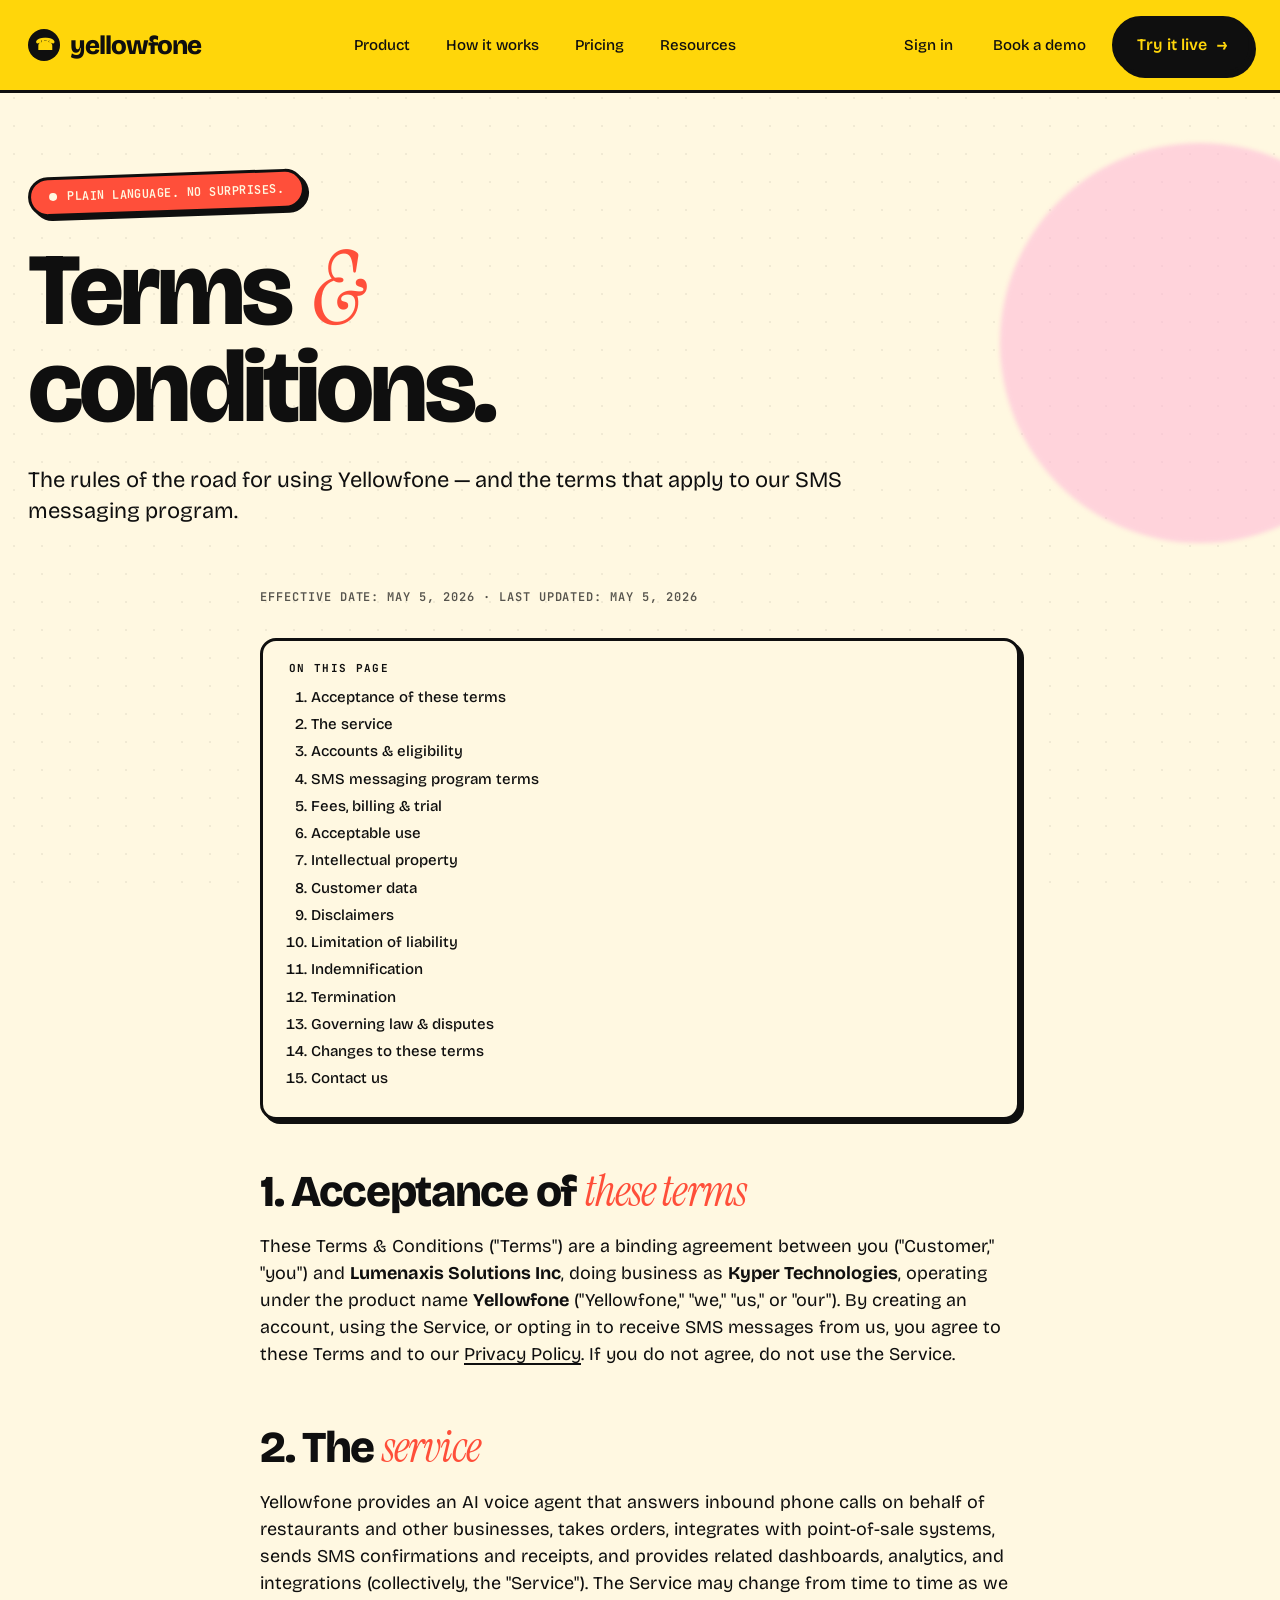
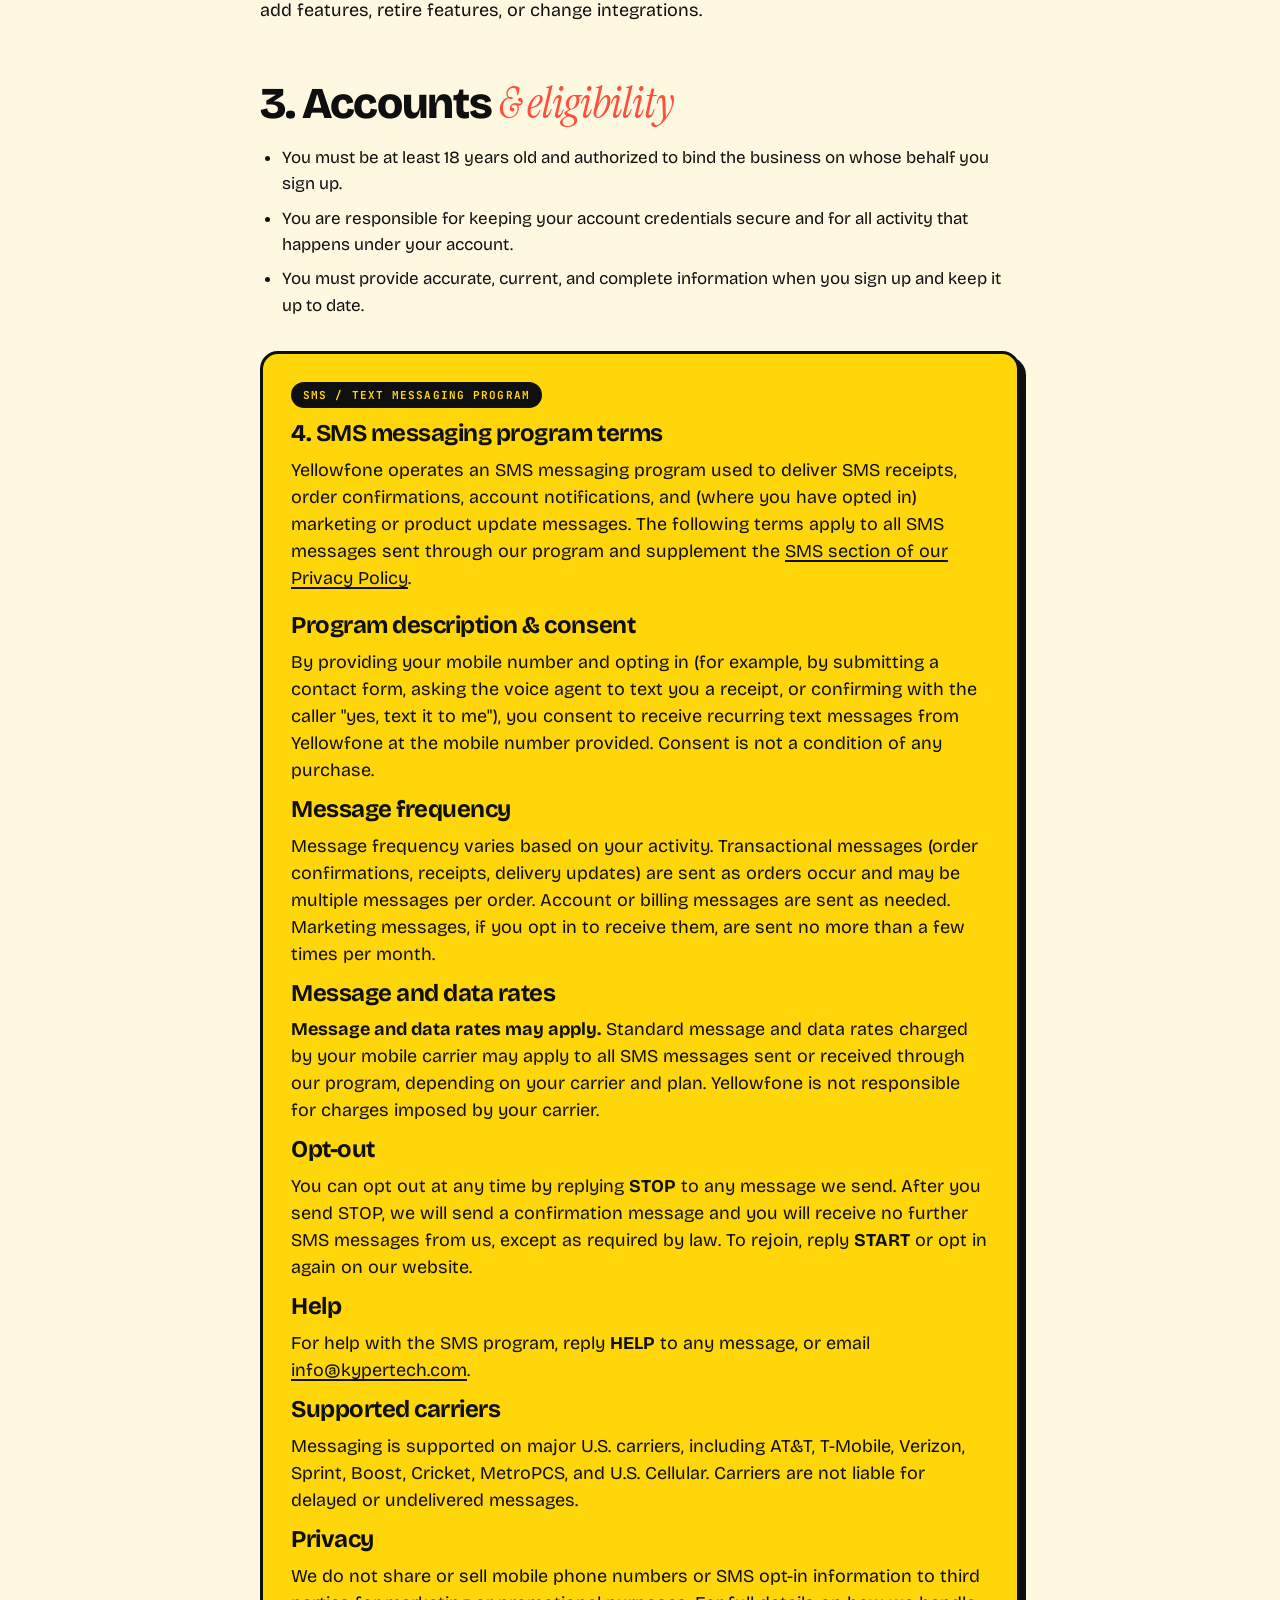
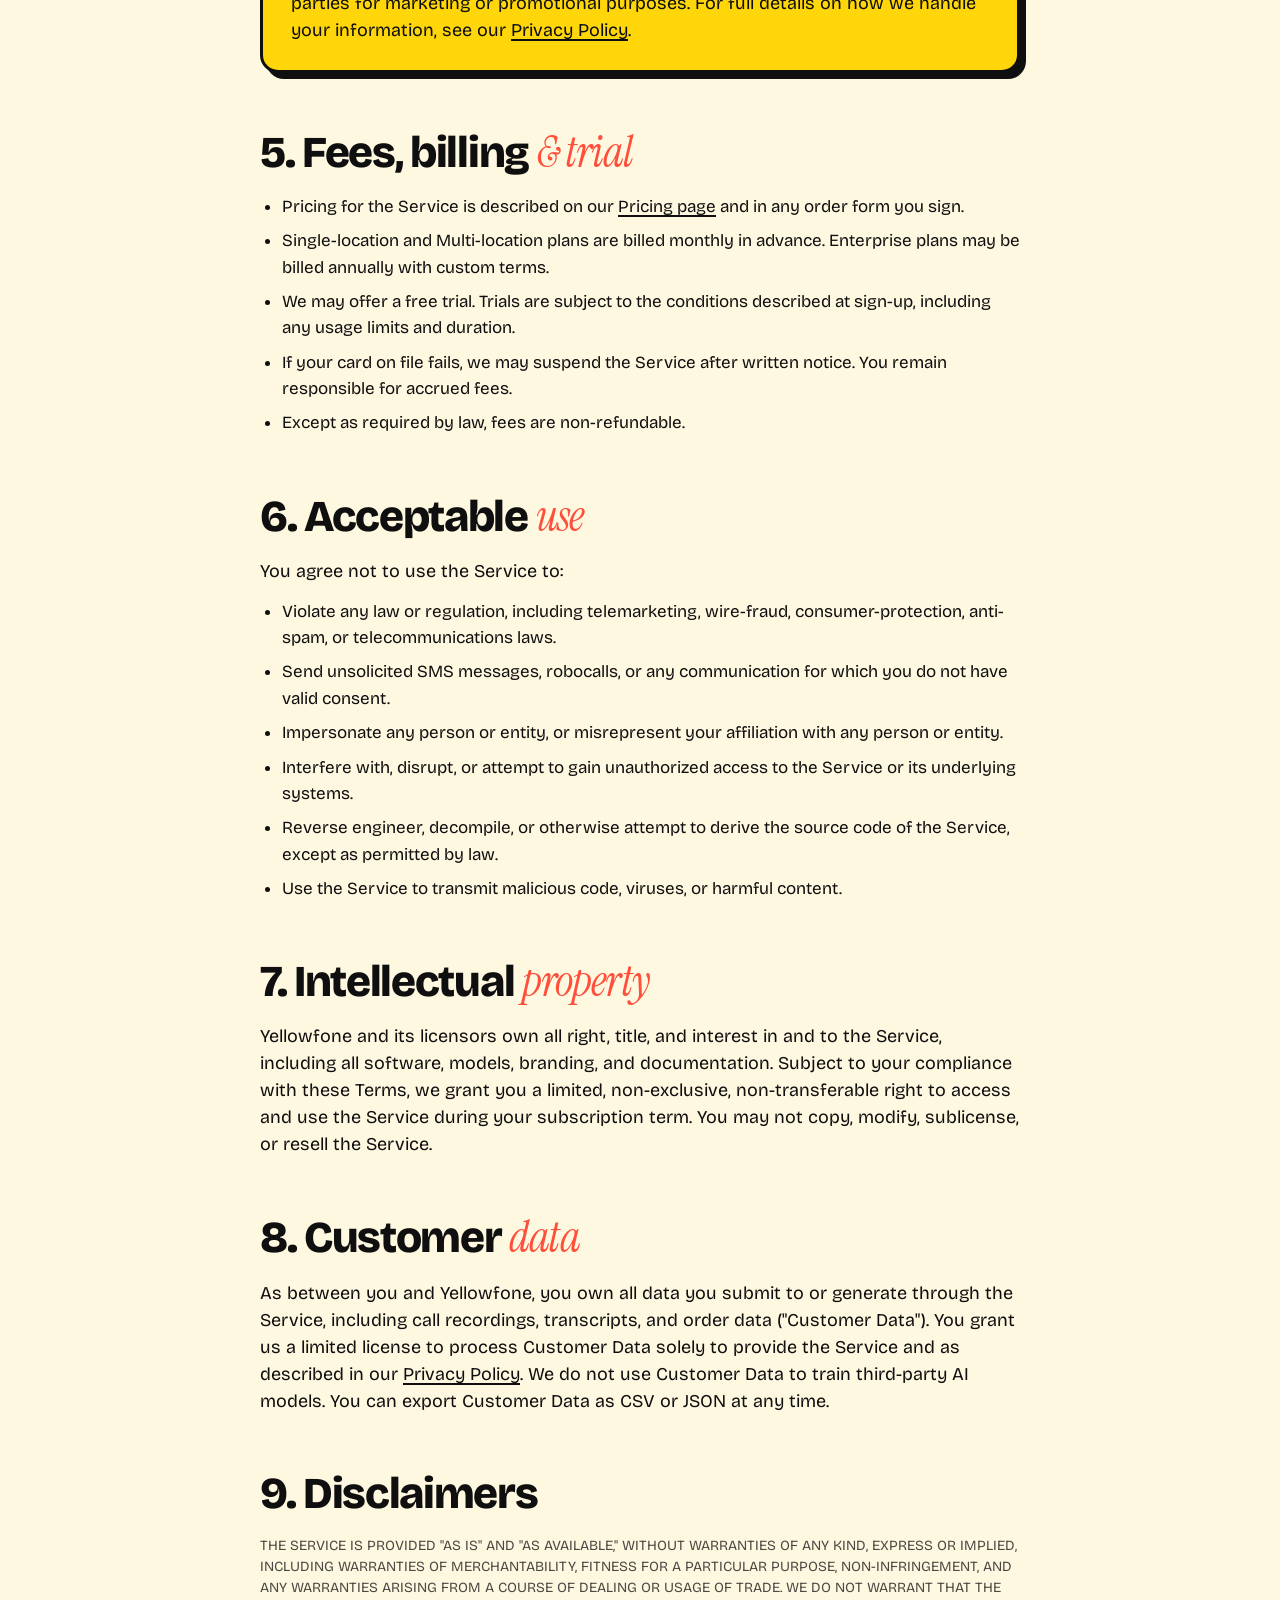
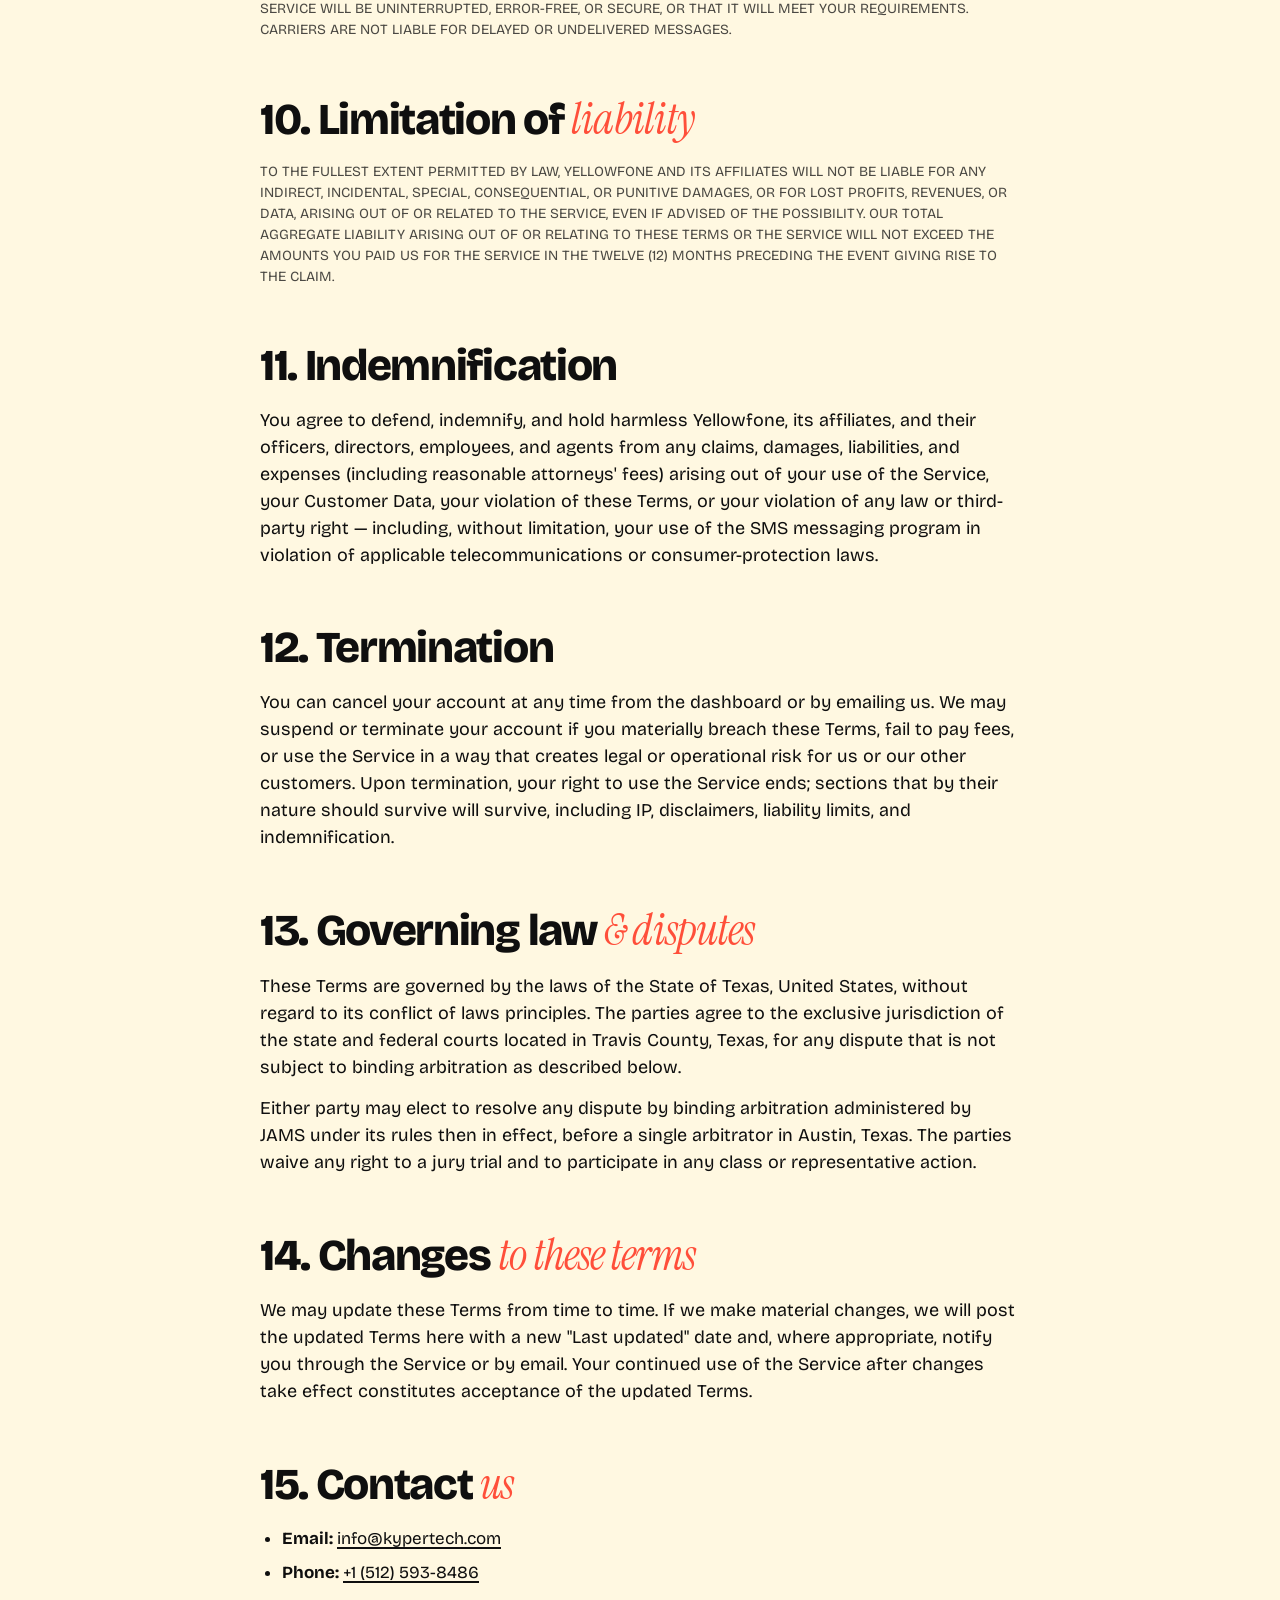
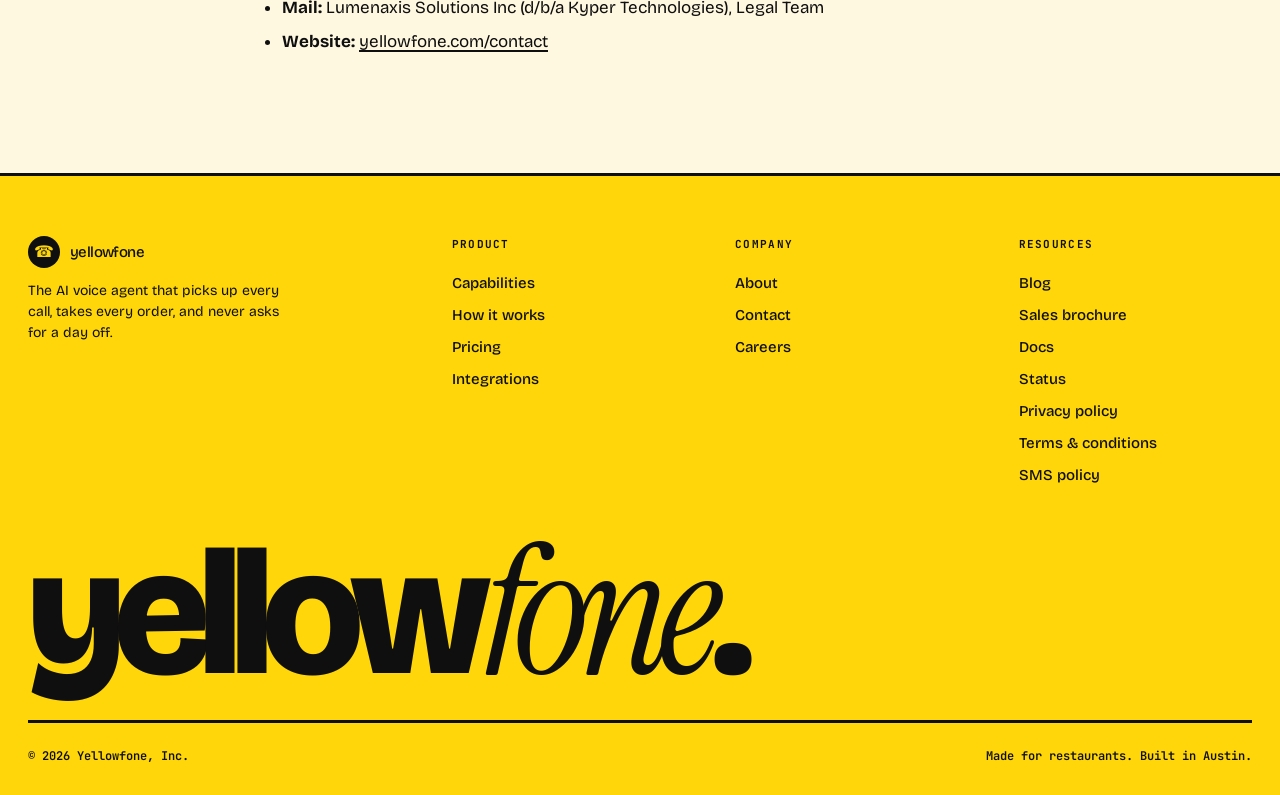
<file: terms.html>
<!DOCTYPE html>
<html lang="en">
<head>
<meta charset="UTF-8">
<meta name="viewport" content="width=device-width, initial-scale=1.0">
<title>Terms &amp; Conditions — Yellowfone</title>
<meta name="description" content="Yellowfone's Terms and Conditions, including SMS messaging program terms.">
<link rel="stylesheet" href="css/styles.css">
<style>
  .legal {
    max-width: 760px;
    margin: 0 auto;
    font-size: 17px;
    line-height: 1.65;
  }
  .legal .meta {
    font-family: var(--mono);
    font-size: 12px;
    font-weight: 600;
    letter-spacing: 0.08em;
    text-transform: uppercase;
    opacity: 0.7;
    margin-bottom: 32px;
  }
  .legal h2 {
    font-size: clamp(28px, 4vw, 44px);
    margin: 56px 0 18px;
    letter-spacing: -0.03em;
    font-weight: 800;
    line-height: 1.05;
  }
  .legal h2:first-of-type { margin-top: 0; }
  .legal h2 em {
    font-family: var(--serif);
    font-style: italic;
    font-weight: 400;
    color: var(--coral);
  }
  .legal h3 {
    font-size: 22px;
    font-weight: 700;
    margin: 28px 0 10px;
    letter-spacing: -0.02em;
  }
  .legal p { margin-bottom: 14px; }
  .legal ul, .legal ol {
    margin: 0 0 18px 0;
    padding-left: 22px;
  }
  .legal li {
    margin-bottom: 8px;
    line-height: 1.55;
  }
  .legal a {
    text-decoration: underline;
    text-underline-offset: 3px;
    text-decoration-thickness: 2px;
  }
  .legal-toc {
    background: var(--cream);
    border: 3px solid var(--ink);
    border-radius: 16px;
    padding: 22px 26px;
    box-shadow: 4px 4px 0 var(--ink);
    margin: 0 0 48px;
  }
  .legal-toc h4 {
    font-family: var(--mono);
    font-size: 11px;
    font-weight: 700;
    letter-spacing: 0.12em;
    text-transform: uppercase;
    margin-bottom: 12px;
  }
  .legal-toc ol {
    list-style: decimal;
    padding-left: 22px;
    margin: 0;
  }
  .legal-toc li { margin: 4px 0; font-weight: 500; font-size: 15px; }
  .legal-toc a { text-decoration: none; }
  .legal-toc a:hover { text-decoration: underline; text-decoration-thickness: 2px; text-underline-offset: 3px; }

  .callout {
    background: var(--yellow);
    border: 3px solid var(--ink);
    border-radius: 18px;
    padding: 26px 28px;
    box-shadow: 6px 6px 0 var(--ink);
    margin: 32px 0;
  }
  .callout .lbl {
    display: inline-block;
    font-family: var(--mono);
    font-size: 11px;
    font-weight: 700;
    letter-spacing: 0.1em;
    text-transform: uppercase;
    background: var(--ink);
    color: var(--yellow);
    padding: 4px 12px;
    border-radius: 100px;
    margin-bottom: 14px;
  }
  .callout h3 { margin: 0 0 12px; font-size: 24px; }
  .callout p:last-child { margin-bottom: 0; }
  .legal .small {
    font-size: 14px;
    opacity: 0.75;
    line-height: 1.5;
  }
</style>
</head>
<body data-page="terms">

<div id="nav-mount"></div>

<section class="page-hero">
  <div class="blob blob-1"></div>
  <div class="container">
    <span class="ribbon"><span class="ribbon-dot"></span> Plain language. No surprises.</span>
    <h1>Terms <em>&amp;</em><br>conditions.</h1>
    <p class="lede">
      The rules of the road for using Yellowfone — and the terms that apply to our SMS messaging program.
    </p>
  </div>
</section>

<section style="padding-top: 0; padding-bottom: 100px;">
  <div class="container">
    <div class="legal">

      <p class="meta">Effective date: May 5, 2026 · Last updated: May 5, 2026</p>

      <div class="legal-toc">
        <h4>On this page</h4>
        <ol>
          <li><a href="#accept">Acceptance of these terms</a></li>
          <li><a href="#service">The service</a></li>
          <li><a href="#account">Accounts &amp; eligibility</a></li>
          <li><a href="#sms">SMS messaging program terms</a></li>
          <li><a href="#fees">Fees, billing &amp; trial</a></li>
          <li><a href="#use">Acceptable use</a></li>
          <li><a href="#ip">Intellectual property</a></li>
          <li><a href="#data">Customer data</a></li>
          <li><a href="#disclaim">Disclaimers</a></li>
          <li><a href="#liability">Limitation of liability</a></li>
          <li><a href="#indemnity">Indemnification</a></li>
          <li><a href="#term">Termination</a></li>
          <li><a href="#law">Governing law &amp; disputes</a></li>
          <li><a href="#changes">Changes to these terms</a></li>
          <li><a href="#contact">Contact us</a></li>
        </ol>
      </div>

      <h2 id="accept">1. Acceptance of <em>these terms</em></h2>
      <p>
        These Terms &amp; Conditions ("Terms") are a binding agreement between you ("Customer," "you")
        and <strong>Lumenaxis Solutions Inc</strong>, doing business as <strong>Kyper Technologies</strong>,
        operating under the product name <strong>Yellowfone</strong> ("Yellowfone," "we," "us," or "our"). By creating
        an account, using the Service, or opting in to receive SMS messages from us, you agree to these
        Terms and to our
        <a href="privacy.html">Privacy Policy</a>. If you do not agree, do not use the Service.
      </p>

      <h2 id="service">2. The <em>service</em></h2>
      <p>
        Yellowfone provides an AI voice agent that answers inbound phone calls on behalf of restaurants
        and other businesses, takes orders, integrates with point-of-sale systems, sends SMS
        confirmations and receipts, and provides related dashboards, analytics, and integrations
        (collectively, the "Service"). The Service may change from time to time as we add features,
        retire features, or change integrations.
      </p>

      <h2 id="account">3. Accounts <em>&amp; eligibility</em></h2>
      <ul>
        <li>You must be at least 18 years old and authorized to bind the business on whose behalf you sign up.</li>
        <li>You are responsible for keeping your account credentials secure and for all activity that happens under your account.</li>
        <li>You must provide accurate, current, and complete information when you sign up and keep it up to date.</li>
      </ul>

      <div class="callout" id="sms">
        <span class="lbl">SMS / Text messaging program</span>
        <h3>4. SMS messaging program terms</h3>
        <p>
          Yellowfone operates an SMS messaging program used to deliver SMS receipts, order
          confirmations, account notifications, and (where you have opted in) marketing or product
          update messages. The following terms apply to all SMS messages sent through our program
          and supplement the
          <a href="privacy.html#sms">SMS section of our Privacy Policy</a>.
        </p>

        <h3 style="margin-top: 22px;">Program description &amp; consent</h3>
        <p>
          By providing your mobile number and opting in (for example, by submitting a contact form,
          asking the voice agent to text you a receipt, or confirming with the caller "yes, text it
          to me"), you consent to receive recurring text messages from Yellowfone at the mobile number
          provided. Consent is not a condition of any purchase.
        </p>

        <h3>Message frequency</h3>
        <p>
          Message frequency varies based on your activity. Transactional messages (order confirmations,
          receipts, delivery updates) are sent as orders occur and may be multiple messages per order.
          Account or billing messages are sent as needed. Marketing messages, if you opt in to receive
          them, are sent no more than a few times per month.
        </p>

        <h3>Message and data rates</h3>
        <p>
          <strong>Message and data rates may apply.</strong> Standard message and data rates charged
          by your mobile carrier may apply to all SMS messages sent or received through our program,
          depending on your carrier and plan. Yellowfone is not responsible for charges imposed by
          your carrier.
        </p>

        <h3>Opt-out</h3>
        <p>
          You can opt out at any time by replying <strong>STOP</strong> to any message we send. After
          you send STOP, we will send a confirmation message and you will receive no further SMS
          messages from us, except as required by law. To rejoin, reply <strong>START</strong> or
          opt in again on our website.
        </p>

        <h3>Help</h3>
        <p>
          For help with the SMS program, reply <strong>HELP</strong> to any message, or email
          <a href="mailto:info@kypertech.com">info@kypertech.com</a>.
        </p>

        <h3>Supported carriers</h3>
        <p>
          Messaging is supported on major U.S. carriers, including AT&amp;T, T-Mobile, Verizon, Sprint,
          Boost, Cricket, MetroPCS, and U.S. Cellular. Carriers are not liable for delayed or
          undelivered messages.
        </p>

        <h3>Privacy</h3>
        <p>
          We do not share or sell mobile phone numbers or SMS opt-in information to third parties for
          marketing or promotional purposes. For full details on how we handle your information, see
          our <a href="privacy.html">Privacy Policy</a>.
        </p>
      </div>

      <h2 id="fees">5. Fees, billing <em>&amp; trial</em></h2>
      <ul>
        <li>Pricing for the Service is described on our <a href="pricing.html">Pricing page</a> and in any order form you sign.</li>
        <li>Single-location and Multi-location plans are billed monthly in advance. Enterprise plans may be billed annually with custom terms.</li>
        <li>We may offer a free trial. Trials are subject to the conditions described at sign-up, including any usage limits and duration.</li>
        <li>If your card on file fails, we may suspend the Service after written notice. You remain responsible for accrued fees.</li>
        <li>Except as required by law, fees are non-refundable.</li>
      </ul>

      <h2 id="use">6. Acceptable <em>use</em></h2>
      <p>You agree not to use the Service to:</p>
      <ul>
        <li>Violate any law or regulation, including telemarketing, wire-fraud, consumer-protection, anti-spam, or telecommunications laws.</li>
        <li>Send unsolicited SMS messages, robocalls, or any communication for which you do not have valid consent.</li>
        <li>Impersonate any person or entity, or misrepresent your affiliation with any person or entity.</li>
        <li>Interfere with, disrupt, or attempt to gain unauthorized access to the Service or its underlying systems.</li>
        <li>Reverse engineer, decompile, or otherwise attempt to derive the source code of the Service, except as permitted by law.</li>
        <li>Use the Service to transmit malicious code, viruses, or harmful content.</li>
      </ul>

      <h2 id="ip">7. Intellectual <em>property</em></h2>
      <p>
        Yellowfone and its licensors own all right, title, and interest in and to the Service, including
        all software, models, branding, and documentation. Subject to your compliance with these Terms,
        we grant you a limited, non-exclusive, non-transferable right to access and use the Service
        during your subscription term. You may not copy, modify, sublicense, or resell the Service.
      </p>

      <h2 id="data">8. Customer <em>data</em></h2>
      <p>
        As between you and Yellowfone, you own all data you submit to or generate through the Service,
        including call recordings, transcripts, and order data ("Customer Data"). You grant us a
        limited license to process Customer Data solely to provide the Service and as described in our
        <a href="privacy.html">Privacy Policy</a>. We do not use Customer Data to train third-party
        AI models. You can export Customer Data as CSV or JSON at any time.
      </p>

      <h2 id="disclaim">9. Disclaimers</h2>
      <p class="small">
        THE SERVICE IS PROVIDED "AS IS" AND "AS AVAILABLE," WITHOUT WARRANTIES OF ANY KIND, EXPRESS OR
        IMPLIED, INCLUDING WARRANTIES OF MERCHANTABILITY, FITNESS FOR A PARTICULAR PURPOSE,
        NON-INFRINGEMENT, AND ANY WARRANTIES ARISING FROM A COURSE OF DEALING OR USAGE OF TRADE. WE
        DO NOT WARRANT THAT THE SERVICE WILL BE UNINTERRUPTED, ERROR-FREE, OR SECURE, OR THAT IT WILL
        MEET YOUR REQUIREMENTS. CARRIERS ARE NOT LIABLE FOR DELAYED OR UNDELIVERED MESSAGES.
      </p>

      <h2 id="liability">10. Limitation of <em>liability</em></h2>
      <p class="small">
        TO THE FULLEST EXTENT PERMITTED BY LAW, YELLOWFONE AND ITS AFFILIATES WILL NOT BE LIABLE FOR
        ANY INDIRECT, INCIDENTAL, SPECIAL, CONSEQUENTIAL, OR PUNITIVE DAMAGES, OR FOR LOST PROFITS,
        REVENUES, OR DATA, ARISING OUT OF OR RELATED TO THE SERVICE, EVEN IF ADVISED OF THE POSSIBILITY.
        OUR TOTAL AGGREGATE LIABILITY ARISING OUT OF OR RELATING TO THESE TERMS OR THE SERVICE WILL
        NOT EXCEED THE AMOUNTS YOU PAID US FOR THE SERVICE IN THE TWELVE (12) MONTHS PRECEDING THE
        EVENT GIVING RISE TO THE CLAIM.
      </p>

      <h2 id="indemnity">11. Indemnification</h2>
      <p>
        You agree to defend, indemnify, and hold harmless Yellowfone, its affiliates, and their
        officers, directors, employees, and agents from any claims, damages, liabilities, and expenses
        (including reasonable attorneys' fees) arising out of your use of the Service, your Customer
        Data, your violation of these Terms, or your violation of any law or third-party right —
        including, without limitation, your use of the SMS messaging program in violation of
        applicable telecommunications or consumer-protection laws.
      </p>

      <h2 id="term">12. Termination</h2>
      <p>
        You can cancel your account at any time from the dashboard or by emailing us. We may suspend
        or terminate your account if you materially breach these Terms, fail to pay fees, or use the
        Service in a way that creates legal or operational risk for us or our other customers. Upon
        termination, your right to use the Service ends; sections that by their nature should survive
        will survive, including IP, disclaimers, liability limits, and indemnification.
      </p>

      <h2 id="law">13. Governing law <em>&amp; disputes</em></h2>
      <p>
        These Terms are governed by the laws of the State of Texas, United States, without regard to
        its conflict of laws principles. The parties agree to the exclusive jurisdiction of the state
        and federal courts located in Travis County, Texas, for any dispute that is not subject to
        binding arbitration as described below.
      </p>
      <p>
        Either party may elect to resolve any dispute by binding arbitration administered by JAMS
        under its rules then in effect, before a single arbitrator in Austin, Texas. The parties
        waive any right to a jury trial and to participate in any class or representative action.
      </p>

      <h2 id="changes">14. Changes <em>to these terms</em></h2>
      <p>
        We may update these Terms from time to time. If we make material changes, we will post the
        updated Terms here with a new "Last updated" date and, where appropriate, notify you through
        the Service or by email. Your continued use of the Service after changes take effect
        constitutes acceptance of the updated Terms.
      </p>

      <h2 id="contact">15. Contact <em>us</em></h2>
      <ul>
        <li><strong>Email:</strong> <a href="mailto:info@kypertech.com">info@kypertech.com</a></li>
        <li><strong>Phone:</strong> <a href="tel:+15125938486">+1 (512) 593-8486</a></li>
        <li><strong>Mail:</strong> Lumenaxis Solutions Inc (d/b/a Kyper Technologies), Legal Team</li>
        <li><strong>Website:</strong> <a href="contact.html">yellowfone.com/contact</a></li>
      </ul>

    </div>
  </div>
</section>

<div id="footer-mount"></div>
<script src="js/site.js"></script>
</body>
</html>
</file>
<file: css/styles.css>
/* =========================================================
   Yellowfone — bold maximalist design system
   ========================================================= */

@import url('https://fonts.googleapis.com/css2?family=Bricolage+Grotesque:opsz,wght@12..96,300..900&family=Instrument+Serif:ital@0;1&family=JetBrains+Mono:wght@400;600&display=swap');

:root {
  --yellow:    #FFD60A;
  --yellow-2:  #FFE94A;
  --cream:     #FFF8E1;
  --ink:       #0F0F0F;
  --ink-2:     #1F1B14;
  --coral:     #FF4F3A;
  --coral-2:   #FF7A5C;
  --teal:      #00B5A0;
  --pink:      #FFB5D8;
  --line:      #0F0F0F;

  --display: 'Bricolage Grotesque', -apple-system, sans-serif;
  --serif:   'Instrument Serif', Georgia, serif;
  --mono:    'JetBrains Mono', monospace;

  --shadow:    6px 6px 0 var(--ink);
  --shadow-lg: 10px 10px 0 var(--ink);
}

* { box-sizing: border-box; margin: 0; padding: 0; }
html { scroll-behavior: smooth; }

body {
  font-family: var(--display);
  font-weight: 400;
  background: var(--cream);
  color: var(--ink);
  -webkit-font-smoothing: antialiased;
  overflow-x: hidden;
  font-feature-settings: 'ss01';
  line-height: 1.5;
}
body::before {
  content: '';
  position: fixed;
  inset: 0;
  pointer-events: none;
  z-index: 0;
  background-image: radial-gradient(circle, rgba(15,15,15,0.06) 1px, transparent 1px);
  background-size: 28px 28px;
}

::selection { background: var(--ink); color: var(--yellow); }

a { color: inherit; text-decoration: none; }
img, svg { display: block; max-width: 100%; }

.container {
  max-width: 1280px;
  margin: 0 auto;
  padding: 0 28px;
  position: relative;
  z-index: 1;
}

/* =========================================================
   NAV
   ========================================================= */
nav.top {
  position: sticky;
  top: 0;
  z-index: 50;
  background: var(--yellow);
  border-bottom: 3px solid var(--ink);
}
.top-inner {
  max-width: 1280px;
  margin: 0 auto;
  padding: 16px 28px;
  display: flex;
  align-items: center;
  justify-content: space-between;
  gap: 32px;
}
.brand {
  display: flex;
  align-items: center;
  gap: 10px;
  font-family: var(--display);
  font-size: 26px;
  font-weight: 800;
  letter-spacing: -0.04em;
  color: var(--ink);
}
.brand-mark {
  width: 32px; height: 32px;
  background: var(--ink);
  border-radius: 50%;
  position: relative;
  display: inline-grid;
  place-items: center;
  color: var(--yellow);
  font-size: 16px;
}
.brand-mark::after {
  content: '';
  position: absolute;
  inset: -3px;
  border: 2px solid var(--ink);
  border-radius: 50%;
  opacity: 0;
  animation: ring 2.5s ease-out infinite;
}
@keyframes ring {
  0% { transform: scale(1); opacity: 0.8; }
  100% { transform: scale(1.6); opacity: 0; }
}

.top-links { display: flex; gap: 4px; list-style: none; }
.top-links a {
  padding: 8px 16px;
  font-size: 15px;
  font-weight: 500;
  border-radius: 100px;
  transition: background 0.15s;
}
.top-links a:hover, .top-links a.active { background: var(--ink); color: var(--yellow); }

.top-cta { display: flex; align-items: center; gap: 12px; }
.top-cta .signin {
  font-size: 15px;
  font-weight: 500;
  padding: 8px 14px;
}
.top-cta .signin:hover { text-decoration: underline; text-decoration-thickness: 3px; text-underline-offset: 4px; }

/* =========================================================
   BUTTONS
   ========================================================= */
.btn {
  display: inline-flex;
  align-items: center;
  gap: 10px;
  font-family: var(--display);
  font-weight: 600;
  font-size: 16px;
  padding: 14px 22px;
  border: 3px solid var(--ink);
  border-radius: 100px;
  cursor: pointer;
  transition: all 0.15s;
  text-decoration: none;
  background: var(--cream);
  color: var(--ink);
  box-shadow: 4px 4px 0 var(--ink);
}
.btn:hover { transform: translate(-2px, -2px); box-shadow: 6px 6px 0 var(--ink); }
.btn:active { transform: translate(2px, 2px); box-shadow: 2px 2px 0 var(--ink); }

.btn-primary { background: var(--ink); color: var(--yellow); }
.btn-coral { background: var(--coral); color: var(--cream); }
.btn-yellow { background: var(--yellow); color: var(--ink); }
.btn-lg { padding: 18px 28px; font-size: 18px; }

.btn-arrow::after {
  content: '→';
  font-weight: 700;
  transition: transform 0.15s;
}
.btn-arrow:hover::after { transform: translateX(4px); }

/* =========================================================
   COMMON: tags, ribbons, headings
   ========================================================= */
section { padding: 100px 0; position: relative; z-index: 1; }
section.tight { padding: 60px 0; }

.section-tag {
  display: inline-block;
  font-family: var(--mono);
  font-size: 12px;
  font-weight: 600;
  letter-spacing: 0.1em;
  text-transform: uppercase;
  background: var(--cream);
  color: var(--ink);
  padding: 6px 14px;
  border-radius: 100px;
  border: 3px solid var(--ink);
  box-shadow: 3px 3px 0 var(--ink);
  margin-bottom: 28px;
}

.ribbon {
  display: inline-flex;
  align-items: center;
  gap: 10px;
  background: var(--coral);
  color: var(--cream);
  padding: 8px 18px;
  border-radius: 100px;
  font-family: var(--mono);
  font-size: 12px;
  letter-spacing: 0.04em;
  font-weight: 600;
  text-transform: uppercase;
  border: 3px solid var(--ink);
  box-shadow: 4px 4px 0 var(--ink);
  transform: rotate(-2deg);
  margin-bottom: 28px;
}
.ribbon-dot {
  width: 8px; height: 8px;
  background: var(--cream);
  border-radius: 50%;
  animation: blink 1.2s infinite;
}
@keyframes blink {
  0%, 100% { opacity: 1; }
  50% { opacity: 0.3; }
}

h1, h2, h3, h4 {
  font-family: var(--display);
  font-weight: 800;
  line-height: 0.95;
  letter-spacing: -0.04em;
}
h1 em, h2 em, h3 em {
  font-family: var(--serif);
  font-style: italic;
  font-weight: 400;
  color: var(--coral);
  letter-spacing: -0.02em;
  display: inline-block;
}
h1 { font-size: clamp(56px, 9vw, 124px); }
h2 { font-size: clamp(40px, 6vw, 80px); }
h3 { font-size: clamp(24px, 3vw, 36px); }

p { font-size: 18px; line-height: 1.5; }
.lede { font-size: 22px; line-height: 1.45; max-width: 56ch; }

/* page-hero (sub-pages — smaller hero) */
.page-hero {
  padding: 80px 0 60px;
  position: relative;
  overflow: hidden;
}
.page-hero h1 {
  font-size: clamp(52px, 8vw, 104px);
  margin-bottom: 28px;
}
.page-hero h1 em { transform: rotate(-2deg); padding: 0 6px; }
.page-hero .lede { max-width: 60ch; }

/* big floating bg shapes */
.blob {
  position: absolute;
  border-radius: 50%;
  z-index: 0;
  pointer-events: none;
}
.blob-1 { width: 400px; height: 400px; background: var(--pink); top: 10%; right: -120px; opacity: 0.55; filter: blur(2px); }
.blob-2 { width: 280px; height: 280px; background: var(--teal); bottom: -80px; left: -100px; opacity: 0.4; filter: blur(2px); }
.blob-3 { width: 320px; height: 320px; background: var(--yellow-2); top: -100px; left: 40%; opacity: 0.5; filter: blur(2px); }

/* =========================================================
   PHONE / TRANSCRIPT BUBBLES (used across pages)
   ========================================================= */
.phone-wrap { position: relative; perspective: 1200px; }
.phone {
  background: var(--ink);
  border: 3px solid var(--ink);
  border-radius: 36px;
  padding: 14px;
  box-shadow: var(--shadow-lg);
  position: relative;
  transform: rotate(2.5deg);
  transition: transform 0.3s;
}
.phone:hover { transform: rotate(0deg); }
.phone-screen {
  background: var(--cream);
  border-radius: 24px;
  overflow: hidden;
}
.phone-status {
  background: var(--yellow);
  padding: 14px 18px;
  border-bottom: 3px solid var(--ink);
  display: flex;
  align-items: center;
  justify-content: space-between;
  font-family: var(--mono);
  font-size: 11px;
  font-weight: 600;
  text-transform: uppercase;
  letter-spacing: 0.06em;
}
.phone-status .live { display: flex; align-items: center; gap: 8px; }
.live::before {
  content: '';
  width: 8px; height: 8px;
  background: var(--coral);
  border-radius: 50%;
  box-shadow: 0 0 0 3px rgba(255,79,58,0.3);
  animation: blink 1.2s infinite;
}
.phone-body {
  padding: 18px;
  display: flex;
  flex-direction: column;
  gap: 10px;
  min-height: 380px;
  background:
    linear-gradient(var(--cream), var(--cream)),
    radial-gradient(circle, rgba(15,15,15,0.08) 1px, transparent 1px);
  background-size: 100%, 14px 14px;
}
.bubble {
  max-width: 80%;
  padding: 11px 15px;
  font-size: 14px;
  line-height: 1.4;
  border: 2px solid var(--ink);
  animation: pop 0.5s cubic-bezier(.5,1.6,.4,1) backwards;
}
@keyframes pop {
  0% { opacity: 0; transform: translateY(10px) scale(0.94); }
  100% { opacity: 1; transform: translateY(0) scale(1); }
}
.bubble.agent {
  background: var(--yellow);
  align-self: flex-start;
  border-radius: 16px 16px 16px 4px;
  box-shadow: 3px 3px 0 var(--ink);
}
.bubble.caller {
  background: var(--cream);
  align-self: flex-end;
  border-radius: 16px 16px 4px 16px;
  box-shadow: 3px 3px 0 var(--ink);
}
.bubble .who {
  font-family: var(--mono);
  font-size: 9px;
  font-weight: 700;
  text-transform: uppercase;
  letter-spacing: 0.08em;
  margin-bottom: 3px;
  opacity: 0.6;
}
.bubble.tool {
  align-self: center;
  background: var(--coral);
  color: var(--cream);
  border-radius: 100px;
  padding: 6px 14px;
  font-family: var(--mono);
  font-size: 11px;
  font-weight: 600;
  text-transform: uppercase;
  box-shadow: 3px 3px 0 var(--ink);
}

.sticker {
  position: absolute;
  background: var(--cream);
  border: 3px solid var(--ink);
  border-radius: 12px;
  padding: 10px 14px;
  font-family: var(--mono);
  font-size: 12px;
  font-weight: 600;
  box-shadow: 4px 4px 0 var(--ink);
  z-index: 2;
}
.sticker-1 { top: -20px; left: -30px; background: var(--teal); color: var(--cream); transform: rotate(-8deg); }
.sticker-2 { bottom: 20px; right: -30px; background: var(--pink); transform: rotate(6deg); }

/* =========================================================
   CARD (generic bold card)
   ========================================================= */
.card {
  background: var(--cream);
  border: 3px solid var(--ink);
  border-radius: 20px;
  padding: 32px;
  box-shadow: var(--shadow);
  transition: transform 0.2s, box-shadow 0.2s;
}
.card:hover { transform: translate(-3px, -3px); box-shadow: 9px 9px 0 var(--ink); }
.card.yellow { background: var(--yellow); }
.card.teal { background: var(--teal); color: var(--cream); }
.card.pink { background: var(--pink); }
.card.coral { background: var(--coral); color: var(--cream); }

/* =========================================================
   PRODUCT — capability rows
   ========================================================= */
.cap-row {
  display: grid;
  grid-template-columns: 1.1fr 1fr;
  gap: 80px;
  align-items: center;
  padding: 80px 0;
  border-bottom: 3px solid var(--ink);
}
.cap-row:last-child { border-bottom: none; }
.cap-row.flip { grid-template-columns: 1fr 1.1fr; }
.cap-row.flip .cap-text { order: 2; }

.cap-num {
  display: inline-block;
  font-family: var(--display);
  font-size: 14px;
  font-weight: 700;
  letter-spacing: 0.06em;
  text-transform: uppercase;
  background: var(--ink);
  color: var(--yellow);
  padding: 6px 14px;
  border-radius: 100px;
  margin-bottom: 20px;
}
.cap-row h2 {
  font-size: clamp(36px, 5vw, 60px);
  margin-bottom: 20px;
}
.cap-row p { font-size: 18px; max-width: 50ch; margin-bottom: 16px; }

.cap-list {
  margin-top: 24px;
  list-style: none;
  display: flex;
  flex-direction: column;
  gap: 12px;
}
.cap-list li {
  font-size: 16px;
  font-weight: 500;
  padding-left: 30px;
  position: relative;
  line-height: 1.45;
}
.cap-list li::before {
  content: '✓';
  position: absolute;
  left: 0;
  top: 1px;
  width: 22px; height: 22px;
  background: var(--coral);
  color: var(--cream);
  border: 2px solid var(--ink);
  border-radius: 50%;
  display: grid;
  place-items: center;
  font-size: 11px;
  font-weight: 800;
}

.cap-visual {
  background: var(--cream);
  border: 3px solid var(--ink);
  border-radius: 20px;
  padding: 28px;
  box-shadow: var(--shadow);
  position: relative;
}
.cap-visual.yellow { background: var(--yellow); }
.cap-visual.pink { background: var(--pink); }
.cap-visual.teal { background: var(--teal); color: var(--cream); }

.rule-card {
  background: var(--cream);
  border: 2px solid var(--ink);
  border-radius: 12px;
  padding: 14px 16px;
  font-family: var(--mono);
  font-size: 13px;
  margin-bottom: 12px;
  box-shadow: 3px 3px 0 var(--ink);
}
.rule-card .rule-label {
  font-size: 10px;
  font-weight: 700;
  letter-spacing: 0.08em;
  text-transform: uppercase;
  color: var(--coral);
  margin-bottom: 4px;
}

/* =========================================================
   STEPS (how it works)
   ========================================================= */
.steps {
  display: grid;
  grid-template-columns: repeat(4, 1fr);
  gap: 20px;
  margin-top: 40px;
}
.step {
  background: var(--cream);
  border: 3px solid var(--ink);
  border-radius: 20px;
  padding: 28px;
  box-shadow: var(--shadow);
  position: relative;
  transition: transform 0.2s, box-shadow 0.2s;
}
.step:nth-child(1) { background: var(--yellow); transform: rotate(-1deg); }
.step:nth-child(2) { background: var(--coral); color: var(--cream); transform: rotate(0.5deg); }
.step:nth-child(3) { background: var(--teal); color: var(--cream); transform: rotate(-0.5deg); }
.step:nth-child(4) { background: var(--pink); transform: rotate(1deg); }
.step:hover { transform: translate(-3px, -3px) rotate(0deg); box-shadow: 9px 9px 0 var(--ink); }

.step-num {
  font-family: var(--display);
  font-size: 56px;
  font-weight: 800;
  line-height: 1;
  letter-spacing: -0.04em;
  margin-bottom: 18px;
}
.step h4 {
  font-size: 22px;
  font-weight: 700;
  margin-bottom: 10px;
  letter-spacing: -0.02em;
}
.step p { font-size: 15px; line-height: 1.45; }
.step .tag {
  display: inline-block;
  margin-top: 16px;
  padding: 4px 12px;
  border-radius: 100px;
  background: var(--ink);
  color: var(--cream);
  font-family: var(--mono);
  font-size: 10px;
  letter-spacing: 0.08em;
  text-transform: uppercase;
  font-weight: 700;
}
.step:nth-child(2) .tag, .step:nth-child(3) .tag { background: var(--cream); color: var(--ink); }

/* arch flow */
.arch {
  margin-top: 40px;
  background: var(--ink);
  border: 3px solid var(--ink);
  border-radius: 24px;
  padding: 50px 40px;
  display: grid;
  grid-template-columns: 1fr auto 1fr auto 1fr;
  gap: 16px;
  align-items: center;
  text-align: center;
  box-shadow: var(--shadow-lg);
}
.arch-node {
  padding: 20px 18px;
  background: var(--cream);
  border: 3px solid var(--ink);
  border-radius: 14px;
  font-family: var(--display);
  font-size: 18px;
  font-weight: 700;
  letter-spacing: -0.01em;
  box-shadow: 4px 4px 0 var(--coral);
}
.arch-node.brand {
  background: var(--yellow);
  box-shadow: 4px 4px 0 var(--coral);
  transform: scale(1.05);
}
.arch-arrow {
  font-family: var(--display);
  color: var(--yellow);
  font-size: 36px;
  font-weight: 800;
}

/* =========================================================
   PRICING TIERS
   ========================================================= */

/* Monthly / annual billing toggle */
.billing-toggle-wrap {
  text-align: center;
  margin: 20px 0 32px;
}
.billing-toggle {
  display: inline-flex;
  align-items: center;
  border: 3px solid var(--ink);
  border-radius: 100px;
  background: var(--cream);
  padding: 4px;
  box-shadow: 4px 4px 0 var(--ink);
  gap: 4px;
}
.billing-toggle button {
  border: 0;
  background: transparent;
  padding: 10px 22px;
  font-family: var(--display);
  font-weight: 700;
  font-size: 15px;
  border-radius: 100px;
  cursor: pointer;
  color: var(--ink);
  transition: background 0.15s, color 0.15s;
  display: inline-flex;
  align-items: center;
  gap: 10px;
  letter-spacing: -0.01em;
}
.billing-toggle button:hover:not(.active) { background: rgba(15, 15, 15, 0.06); }
.billing-toggle button.active {
  background: var(--ink);
  color: var(--yellow);
}
.save-badge {
  background: var(--coral);
  color: var(--cream);
  font-family: var(--mono);
  font-size: 10px;
  font-weight: 700;
  letter-spacing: 0.06em;
  padding: 3px 9px;
  border-radius: 100px;
  text-transform: uppercase;
  border: 2px solid var(--ink);
}
.billing-toggle button.active .save-badge { border-color: var(--yellow); }

/* Price/period visibility driven by billing period on .pricing-container */
.pricing-container.is-monthly .price-annual,
.pricing-container.is-monthly .period-annual,
.pricing-container.is-annual  .price-monthly,
.pricing-container.is-annual  .period-monthly { display: none; }

.pricing-grid {
  display: grid;
  grid-template-columns: repeat(3, 1fr);
  gap: 24px;
  margin-top: 40px;
}
.tier {
  background: var(--cream);
  border: 3px solid var(--ink);
  border-radius: 24px;
  padding: 36px 30px;
  box-shadow: var(--shadow);
  position: relative;
  transition: transform 0.2s, box-shadow 0.2s;
}
.tier:hover { transform: translate(-3px, -3px); box-shadow: 9px 9px 0 var(--ink); }
.tier.featured {
  background: var(--yellow);
  transform: rotate(-1deg);
  box-shadow: var(--shadow-lg);
}
.tier.featured:hover { transform: rotate(0deg) translate(-3px, -3px); }

.tier-badge {
  position: absolute;
  top: -16px;
  left: 24px;
  padding: 6px 14px;
  background: var(--coral);
  color: var(--cream);
  font-family: var(--mono);
  font-size: 11px;
  letter-spacing: 0.08em;
  text-transform: uppercase;
  font-weight: 700;
  border-radius: 100px;
  border: 3px solid var(--ink);
  box-shadow: 3px 3px 0 var(--ink);
  transform: rotate(-3deg);
}
.tier-name {
  font-family: var(--display);
  font-size: 32px;
  font-weight: 800;
  letter-spacing: -0.03em;
  margin-bottom: 8px;
}
.tier-tag { font-size: 15px; margin-bottom: 28px; opacity: 0.8; }
.tier-price {
  font-family: var(--display);
  font-size: 64px;
  font-weight: 800;
  letter-spacing: -0.04em;
  line-height: 1;
  margin-bottom: 4px;
}
.tier-price em {
  font-family: var(--serif);
  font-style: italic;
  font-weight: 400;
  font-size: 0.4em;
  margin-left: 6px;
  color: var(--coral);
}
.tier-period {
  font-family: var(--mono);
  font-size: 11px;
  letter-spacing: 0.08em;
  text-transform: uppercase;
  font-weight: 600;
  margin-bottom: 28px;
  opacity: 0.7;
}
.tier-list { list-style: none; margin: 28px 0; display: flex; flex-direction: column; gap: 12px; }
.tier-list li {
  font-size: 15px;
  padding-left: 28px;
  position: relative;
  line-height: 1.5;
}
.tier-list li::before {
  content: '✓';
  position: absolute;
  left: 0;
  top: 0;
  width: 20px; height: 20px;
  background: var(--coral);
  color: var(--cream);
  border: 2px solid var(--ink);
  border-radius: 50%;
  display: grid;
  place-items: center;
  font-size: 10px;
  font-weight: 800;
}
.tier .btn { width: 100%; justify-content: center; }

/* FAQ */
.faq {
  max-width: 820px;
  margin: 80px auto 0;
}
.faq-item {
  background: var(--cream);
  border: 3px solid var(--ink);
  border-radius: 16px;
  padding: 22px 26px;
  margin-bottom: 14px;
  box-shadow: 4px 4px 0 var(--ink);
  cursor: pointer;
  transition: all 0.2s;
}
.faq-item:hover { transform: translate(-2px, -2px); box-shadow: 6px 6px 0 var(--ink); }
.faq-item.open { background: var(--yellow); }

.faq-q {
  display: flex;
  justify-content: space-between;
  align-items: center;
  gap: 24px;
  font-family: var(--display);
  font-size: 20px;
  font-weight: 700;
  letter-spacing: -0.02em;
}
.faq-toggle {
  font-family: var(--display);
  font-weight: 800;
  font-size: 28px;
  line-height: 1;
  transition: transform 0.2s;
  color: var(--coral);
}
.faq-item.open .faq-toggle { transform: rotate(45deg); }
.faq-a {
  max-height: 0;
  overflow: hidden;
  transition: max-height 0.4s, padding-top 0.3s;
  font-size: 16px;
  line-height: 1.55;
}
.faq-item.open .faq-a {
  max-height: 320px;
  padding-top: 14px;
}

/* =========================================================
   CONTACT FORM
   ========================================================= */
.contact-grid {
  display: grid;
  grid-template-columns: 1fr 1.2fr;
  gap: 70px;
  margin-top: 40px;
}
.contact-info h3 {
  font-size: 32px;
  margin-bottom: 16px;
  font-weight: 800;
  letter-spacing: -0.03em;
}
.contact-info p { margin-bottom: 32px; max-width: 38ch; }
.contact-meta { list-style: none; }
.contact-meta li {
  padding: 18px 0;
  border-top: 2px solid var(--ink);
  font-size: 16px;
  font-weight: 500;
}
.contact-meta li:last-child { border-bottom: 2px solid var(--ink); }
.contact-meta .lbl {
  font-family: var(--mono);
  font-size: 11px;
  letter-spacing: 0.1em;
  text-transform: uppercase;
  font-weight: 700;
  display: block;
  margin-bottom: 4px;
  opacity: 0.6;
}

.form {
  background: var(--cream);
  border: 3px solid var(--ink);
  border-radius: 24px;
  padding: 40px;
  box-shadow: var(--shadow-lg);
}
.field { margin-bottom: 20px; }
.field label {
  display: block;
  font-family: var(--mono);
  font-size: 11px;
  letter-spacing: 0.08em;
  text-transform: uppercase;
  font-weight: 700;
  margin-bottom: 8px;
}
.field input, .field select, .field textarea {
  width: 100%;
  padding: 14px 16px;
  background: var(--cream);
  border: 3px solid var(--ink);
  border-radius: 10px;
  color: var(--ink);
  font-family: var(--display);
  font-size: 16px;
  font-weight: 500;
  transition: all 0.15s;
  box-shadow: 3px 3px 0 var(--ink);
}
.field input:focus, .field select:focus, .field textarea:focus {
  outline: none;
  background: var(--yellow);
  transform: translate(-1px, -1px);
  box-shadow: 4px 4px 0 var(--ink);
}
.field textarea { resize: vertical; min-height: 110px; font-family: var(--display); }
.field-row { display: grid; grid-template-columns: 1fr 1fr; gap: 16px; }

/* =========================================================
   RESOURCES GRID
   ========================================================= */
.res-grid {
  display: grid;
  grid-template-columns: repeat(3, 1fr);
  gap: 24px;
  margin-top: 40px;
}
.res-card {
  background: var(--cream);
  border: 3px solid var(--ink);
  border-radius: 20px;
  padding: 32px;
  box-shadow: var(--shadow);
  transition: transform 0.2s, box-shadow 0.2s;
  position: relative;
  overflow: hidden;
}
.res-card:hover { transform: translate(-3px, -3px); box-shadow: 9px 9px 0 var(--ink); }
.res-card:nth-child(2n) { background: var(--yellow); }
.res-card:nth-child(3n) { background: var(--pink); }
.res-card:nth-child(5n) { background: var(--teal); color: var(--cream); }
.res-card .res-tag {
  display: inline-block;
  font-family: var(--mono);
  font-size: 11px;
  font-weight: 700;
  letter-spacing: 0.08em;
  text-transform: uppercase;
  background: var(--ink);
  color: var(--yellow);
  padding: 4px 12px;
  border-radius: 100px;
  margin-bottom: 18px;
}
.res-card.teal .res-tag { background: var(--cream); color: var(--ink); }
.res-card h3 {
  font-size: 24px;
  margin-bottom: 12px;
  font-weight: 700;
  line-height: 1.15;
}
.res-card p { font-size: 15px; line-height: 1.5; }

/* =========================================================
   CTA SECTION
   ========================================================= */
.cta {
  background: var(--ink);
  color: var(--cream);
  text-align: center;
  padding: 120px 0;
  overflow: hidden;
  position: relative;
}
.cta::before, .cta::after {
  content: '';
  position: absolute;
  width: 240px; height: 240px;
  border-radius: 50%;
  z-index: 0;
}
.cta::before { background: var(--coral); top: -80px; left: -60px; opacity: 0.7; }
.cta::after { background: var(--yellow); bottom: -100px; right: -80px; opacity: 0.7; }
.cta-inner { position: relative; z-index: 1; max-width: 900px; margin: 0 auto; }
.cta h2 {
  font-size: clamp(48px, 7vw, 100px);
  margin-bottom: 24px;
}
.cta h2 em {
  color: var(--yellow);
  transform: rotate(-2deg);
  padding: 0 6px;
}
.cta p { font-size: 22px; max-width: 50ch; margin: 0 auto 40px; opacity: 0.85; }
.cta-buttons { display: inline-flex; gap: 16px; flex-wrap: wrap; justify-content: center; }
.cta .btn-primary {
  background: var(--yellow); color: var(--ink); border-color: var(--yellow);
  box-shadow: 4px 4px 0 var(--coral);
}
.cta .btn-primary:hover { box-shadow: 6px 6px 0 var(--coral); }
.cta .btn-ghost {
  background: transparent; color: var(--cream); border-color: var(--cream);
  box-shadow: 4px 4px 0 var(--coral);
}

/* =========================================================
   MARQUEE
   ========================================================= */
.stat-bar {
  background: var(--ink);
  color: var(--cream);
  padding: 28px 0;
  overflow: hidden;
  border-top: 3px solid var(--ink);
  border-bottom: 3px solid var(--ink);
  position: relative;
  z-index: 1;
}
.marquee {
  display: flex;
  gap: 60px;
  white-space: nowrap;
  animation: scroll 40s linear infinite;
  align-items: center;
}
@keyframes scroll {
  from { transform: translateX(0); }
  to { transform: translateX(-50%); }
}
.marquee span {
  font-family: var(--display);
  font-size: 28px;
  font-weight: 700;
  letter-spacing: -0.02em;
  display: inline-flex;
  align-items: center;
  gap: 60px;
}
.marquee span::after {
  content: '★';
  color: var(--yellow);
  font-size: 22px;
}
.marquee em {
  font-family: var(--serif);
  font-style: italic;
  color: var(--yellow);
  font-weight: 400;
}

/* =========================================================
   FOOTER
   ========================================================= */
footer {
  background: var(--yellow);
  border-top: 3px solid var(--ink);
  padding: 60px 0 30px;
}
.foot-grid {
  display: grid;
  grid-template-columns: 1.6fr 1fr 1fr 1fr;
  gap: 50px;
  margin-bottom: 50px;
}
.foot-grid p { font-size: 14px; max-width: 30ch; margin-top: 12px; }
.foot-col h5 {
  font-family: var(--mono);
  font-size: 11px;
  font-weight: 700;
  letter-spacing: 0.12em;
  text-transform: uppercase;
  margin-bottom: 18px;
}
.foot-col ul { list-style: none; display: flex; flex-direction: column; gap: 8px; }
.foot-col a { font-size: 15px; font-weight: 500; }
.foot-col a:hover { text-decoration: underline; text-underline-offset: 4px; text-decoration-thickness: 2px; }
.foot-bottom {
  border-top: 3px solid var(--ink);
  padding-top: 24px;
  display: flex;
  justify-content: space-between;
  align-items: center;
  font-family: var(--mono);
  font-size: 12px;
  font-weight: 600;
}
.big-mark {
  font-family: var(--display);
  font-size: clamp(60px, 14vw, 220px);
  font-weight: 800;
  letter-spacing: -0.06em;
  line-height: 0.85;
  margin: 30px 0;
  color: var(--ink);
}
.big-mark em {
  font-family: var(--serif);
  font-style: italic;
  font-weight: 400;
}

/* =========================================================
   HOME-SPECIFIC
   ========================================================= */
.hero {
  padding: 80px 0 100px;
  position: relative;
  overflow: hidden;
}
.hero-grid {
  display: grid;
  grid-template-columns: 1.1fr 1fr;
  gap: 60px;
  align-items: center;
  position: relative;
}
.hero h1 {
  font-size: clamp(56px, 9.5vw, 144px);
  margin-bottom: 32px;
}
.hero h1 em { transform: rotate(-2deg); padding: 0 6px; }
.hero h1 .underlined {
  background: var(--yellow);
  padding: 0 12px;
  border: 3px solid var(--ink);
  box-shadow: 6px 6px 0 var(--ink);
  display: inline-block;
  transform: rotate(-1.2deg);
  margin: 4px 0;
}
.hero-lede {
  font-size: 22px;
  line-height: 1.4;
  max-width: 52ch;
  margin-bottom: 36px;
}
.hero-lede strong { font-weight: 700; }
.hero-cta { display: flex; gap: 16px; flex-wrap: wrap; }

/* problem section */
.problem {
  background: var(--coral);
  border-top: 3px solid var(--ink);
  border-bottom: 3px solid var(--ink);
  color: var(--cream);
  overflow: hidden;
}
.problem-grid {
  display: grid;
  grid-template-columns: 1.2fr 1fr;
  gap: 80px;
  align-items: center;
}
.problem h2 em { color: var(--yellow); transform: rotate(-1.5deg); }
.problem p { font-size: 20px; max-width: 50ch; }

.stat-stack { display: flex; flex-direction: column; gap: 18px; }
.stat-card {
  background: var(--cream);
  color: var(--ink);
  border: 3px solid var(--ink);
  border-radius: 18px;
  padding: 24px 28px;
  box-shadow: 6px 6px 0 var(--ink);
}
.stat-card:nth-child(1) { transform: rotate(-1deg); }
.stat-card:nth-child(2) { transform: rotate(1deg); margin-left: 30px; }
.stat-card:nth-child(3) { transform: rotate(-0.5deg); }
.stat-card .num {
  font-family: var(--display);
  font-size: 56px;
  font-weight: 800;
  letter-spacing: -0.04em;
  line-height: 1;
  color: var(--coral);
}
.stat-card .lbl { font-size: 15px; font-weight: 500; margin-top: 6px; }

/* features 3-col */
.features-head { max-width: 800px; margin-bottom: 60px; }
.features-head h2 { margin-bottom: 24px; }
.features-head h2 em { color: var(--coral); }
.features-head p { font-size: 20px; max-width: 50ch; }

.feat-grid {
  display: grid;
  grid-template-columns: repeat(3, 1fr);
  gap: 24px;
}
.feat-card {
  background: var(--cream);
  border: 3px solid var(--ink);
  border-radius: 24px;
  padding: 36px 30px;
  box-shadow: var(--shadow);
  transition: transform 0.2s, box-shadow 0.2s;
}
.feat-card:hover { transform: translate(-3px, -3px); box-shadow: 9px 9px 0 var(--ink); }
.feat-card.yellow { background: var(--yellow); }
.feat-card.teal { background: var(--teal); color: var(--cream); }
.feat-card.pink { background: var(--pink); }
.feat-num {
  font-family: var(--display);
  font-size: 64px;
  font-weight: 800;
  line-height: 1;
  letter-spacing: -0.04em;
  margin-bottom: 24px;
  display: flex;
  align-items: baseline;
  gap: 10px;
}
.feat-num em {
  font-family: var(--serif);
  font-style: italic;
  font-weight: 400;
  font-size: 22px;
  opacity: 0.7;
  text-transform: uppercase;
  letter-spacing: 0.04em;
  color: var(--ink);
}
.feat-card.teal .feat-num em { color: var(--cream); opacity: 0.8; }
.feat-card h3 { font-size: 28px; font-weight: 700; line-height: 1.05; margin-bottom: 14px; }
.feat-card p { font-size: 16px; line-height: 1.5; }

/* pull quote */
.pull-quote {
  background: var(--yellow);
  border-top: 3px solid var(--ink);
  border-bottom: 3px solid var(--ink);
}
.pull-quote-inner { max-width: 1100px; margin: 0 auto; text-align: center; }
.quote-mark {
  font-family: var(--serif);
  font-style: italic;
  font-size: 140px;
  line-height: 0.6;
  color: var(--coral);
  margin-bottom: 12px;
}
.pull-quote blockquote {
  font-family: var(--display);
  font-size: clamp(28px, 4vw, 52px);
  font-weight: 600;
  line-height: 1.15;
  letter-spacing: -0.03em;
  margin-bottom: 32px;
}
.pull-quote blockquote em { color: var(--coral); font-family: var(--serif); font-style: italic; font-weight: 400; }
.pull-quote .by {
  font-family: var(--mono);
  font-size: 13px;
  font-weight: 600;
  letter-spacing: 0.06em;
  text-transform: uppercase;
}

/* =========================================================
   RESPONSIVE
   ========================================================= */
@media (max-width: 1000px) {
  .hero-grid { grid-template-columns: 1fr; gap: 40px; }
  .problem-grid { grid-template-columns: 1fr; gap: 40px; }
  .feat-grid { grid-template-columns: 1fr; }
  .cap-row, .cap-row.flip { grid-template-columns: 1fr; gap: 40px; padding: 60px 0; }
  .cap-row.flip .cap-text { order: 0; }
  .pricing-grid { grid-template-columns: 1fr; }
  .steps { grid-template-columns: repeat(2, 1fr); }
  .arch { grid-template-columns: 1fr; gap: 8px; }
  .arch-arrow { transform: rotate(90deg); }
  .contact-grid { grid-template-columns: 1fr; gap: 40px; }
  .res-grid { grid-template-columns: 1fr 1fr; }
  .foot-grid { grid-template-columns: 1fr 1fr; gap: 30px; }
  section { padding: 70px 0; }
}
@media (max-width: 640px) {
  .top-links { display: none; }
  .top-cta .signin { display: none; }
  .stat-card:nth-child(2) { margin-left: 0; }
  .sticker-1, .sticker-2 { display: none; }
  .foot-grid { grid-template-columns: 1fr; }
  .res-grid { grid-template-columns: 1fr; }
  .steps { grid-template-columns: 1fr; }
  .field-row { grid-template-columns: 1fr; }
  .form { padding: 24px; }
  .container { padding: 0 20px; }
}
</file>
